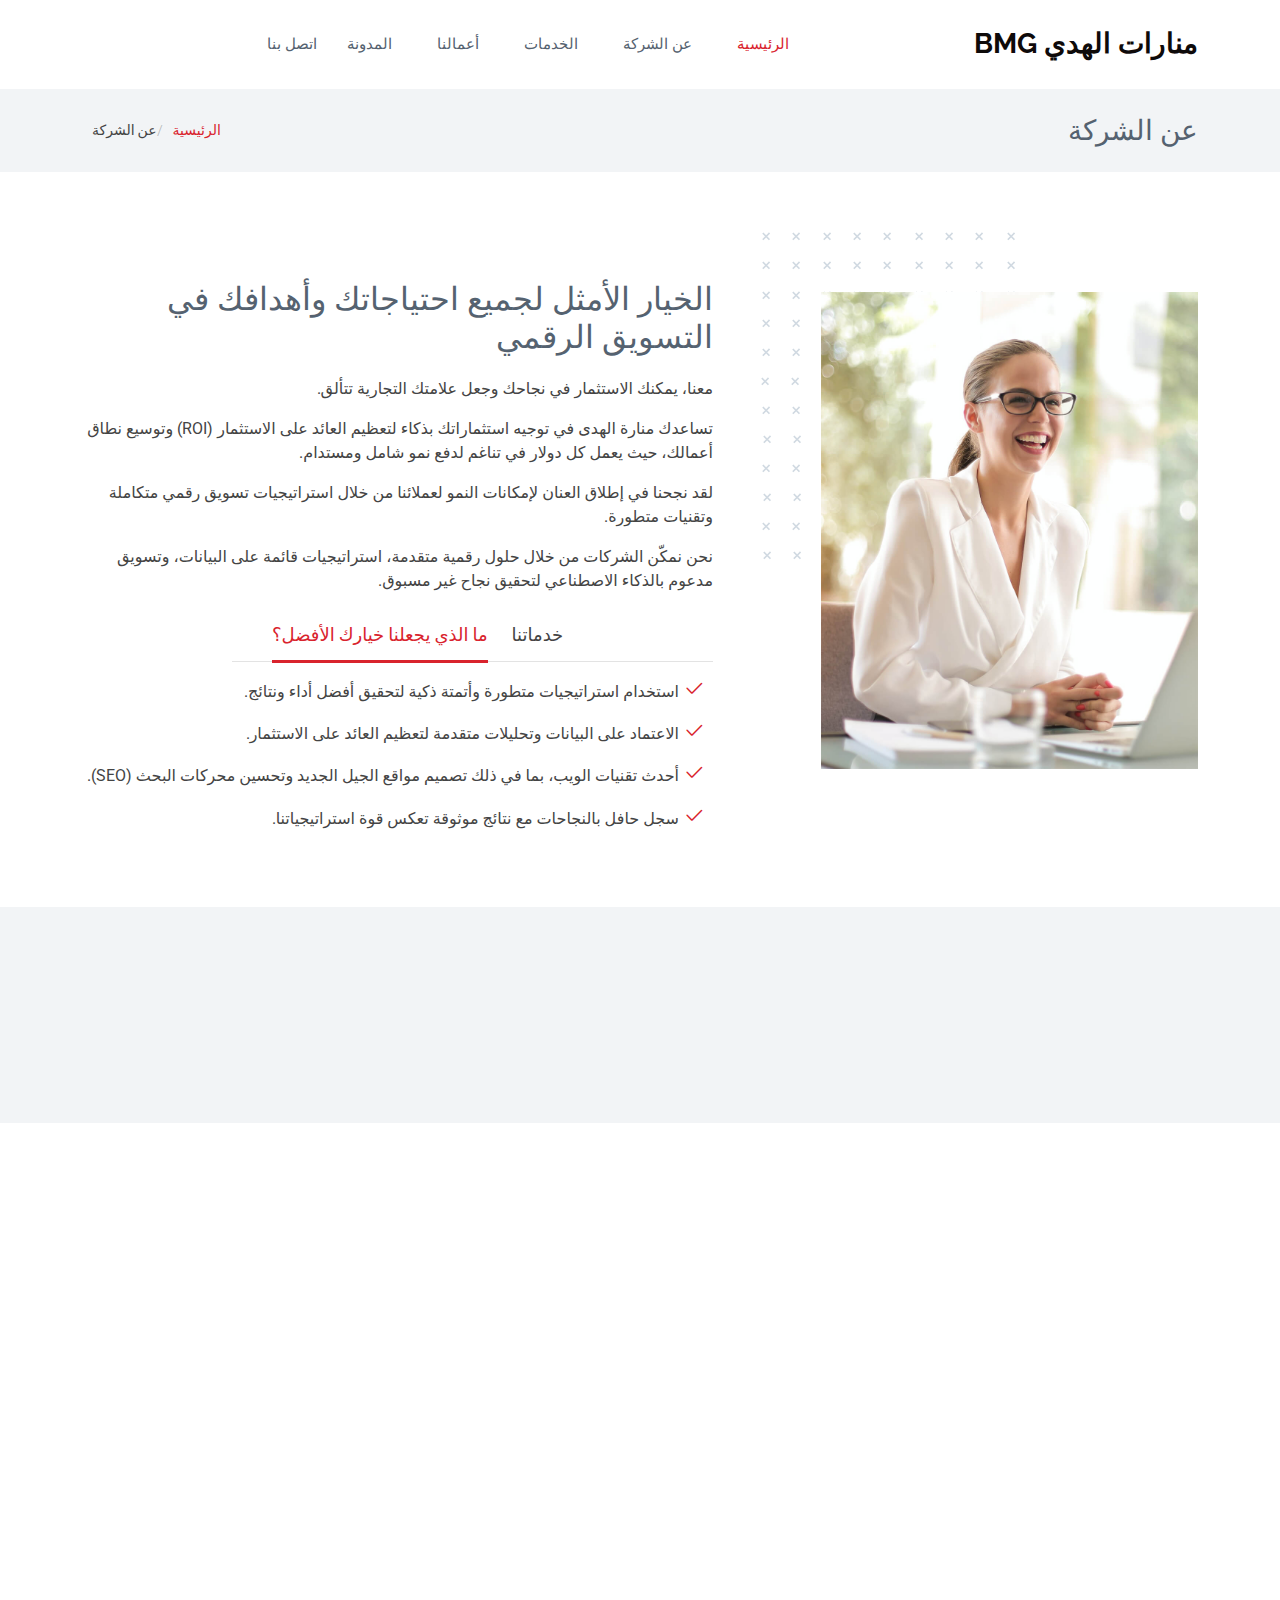
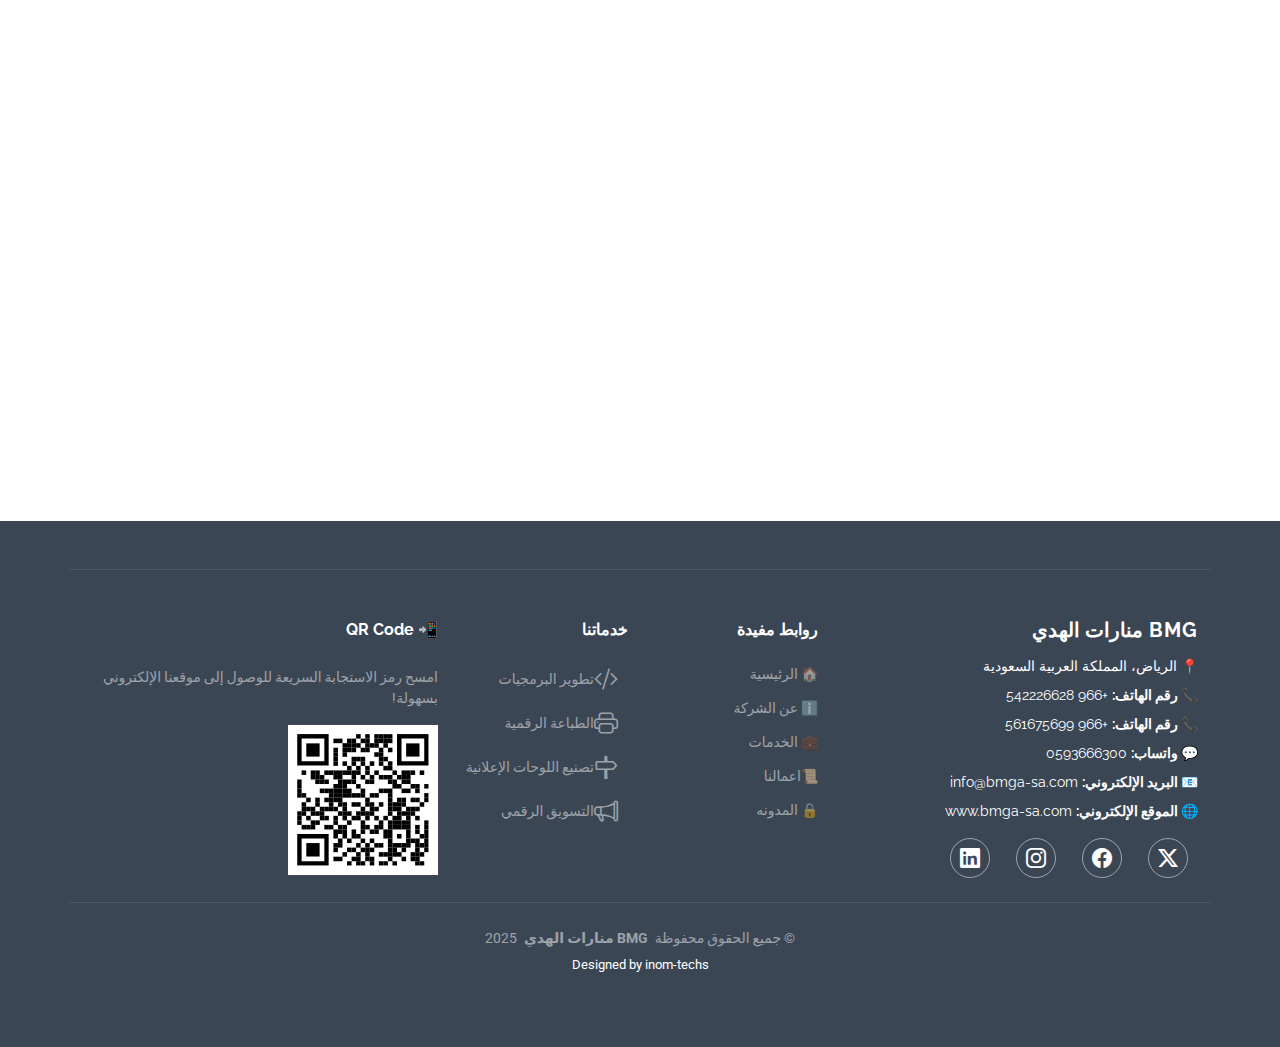
<file: about.html>
<head>
  <meta charset="utf-8">
  <meta content="width=device-width, initial-scale=1.0" name="viewport">
  <title>BMG منارات الهدي</title>
  <meta name="description" content="">
  <meta name="keywords" content="">

  <!-- Favicons -->
  <link href="assets/img/favicon.png" rel="icon">
  <link href="assets/img/apple-touch-icon.png" rel="apple-touch-icon">

  <!-- Fonts -->
  <link href="https://fonts.googleapis.com" rel="preconnect">
  <link href="https://fonts.gstatic.com" rel="preconnect" crossorigin>
  <link
    href="https://fonts.googleapis.com/css2?family=Roboto:ital,wght@0,100;0,300;0,400;0,500;0,700;0,900;1,100;1,300;1,400;1,500;1,700;1,900&family=Poppins:ital,wght@0,100;0,200;0,300;0,400;0,500;0,600;0,700;0,800;0,900;1,100;1,200;1,300;1,400;1,500;1,600;1,700;1,800;1,900&family=Raleway:ital,wght@0,100;0,200;0,300;0,400;0,500;0,600;0,700;0,800;0,900;1,100;1,200;1,300;1,400;1,500;1,600;1,700;1,800;1,900&display=swap"
    rel="stylesheet">

  <!-- Vendor CSS Files -->
  <link href="assets/vendor/bootstrap/css/bootstrap.min.css" rel="stylesheet">
  <link href="assets/vendor/bootstrap-icons/bootstrap-icons.css" rel="stylesheet">
  <link href="assets/vendor/aos/aos.css" rel="stylesheet">
  <link href="assets/vendor/glightbox/css/glightbox.min.css" rel="stylesheet">
  <link href="assets/vendor/swiper/swiper-bundle.min.css" rel="stylesheet">

  <!-- Main CSS File -->
  <link href="assets/css/main.css" rel="stylesheet">


</head>

<body class="index-page">


  <header id="header" class="header d-flex align-items-center sticky-top">
    <div class="m container-fluid container-xl position-relative d-flex align-items-center">
      <a href="index.html" class="logo d-flex align-items-center me-auto">
        <!-- Uncomment the line below if you also wish to use an image logo -->
        <!-- <img src="assets/img/logo.png" alt=""> -->
        <h1 class="sitename" style="color: rgb(14, 10, 10); font-weight: bold; white-space: nowrap;">منارات الهدي BMG
        </h1>
      </a>
      <nav id="navmenu" class="navmenu mx-auto">
        <ul class="">
          <li><a href="index.html" class="active">الرئيسية</a></li>
          <li><a href="about.html"><span>عن الشركة</span>
          <li><a href="services.html">الخدمات</a></li>
          <li><a href="portfolio.html">أعمالنا</a></li>
          <li><a href="blog.html">المدونة</a></li>
          <li><a href="contact.html">اتصل بنا</a></li>
        </ul>
        <i class="mobile-nav-toggle d-xl-none bi bi-list"></i>
      </nav>
    </div>
  </header>


  <main class="main">

    <!-- Page Title -->
    <div class="page-title light-background">
      <div class="container d-lg-flex justify-content-between align-items-center">
        <h1 class="mb-2 mb-lg-0">عن الشركة</h1>
        <nav class="breadcrumbs">
          <ol>
            <li><a href="index.html">الرئيسية</a></li>
            <li class="current">عن الشركة</li>
          </ol>
        </nav>
      </div>
    </div><!-- End Page Title -->
    <!-- About 2 Section -->
    <section id="about-2" class="about-2 section">
      <div class="container" data-aos="fade-up">
        <div class="row g-4 g-lg-5" data-aos="fade-up" data-aos-delay="200">
          <div class="col-lg-5">
            <div class="about-img">
              <img src="assets/img/about-portrait.jpg" class="img-fluid" alt="">
            </div>
          </div>
          <div class="col-lg-7 text-end">
            <h3 class="pt-0 pt-lg-5">الخيار الأمثل لجميع احتياجاتك وأهدافك في التسويق الرقمي</h3>
            <p>معنا، يمكنك الاستثمار في نجاحك وجعل علامتك التجارية تتألق.</p>
            <p>تساعدك منارة الهدى في توجيه استثماراتك بذكاء لتعظيم العائد على الاستثمار (ROI) وتوسيع نطاق أعمالك، حيث
              يعمل كل دولار في تناغم لدفع نمو شامل ومستدام.</p>
            <p>لقد نجحنا في إطلاق العنان لإمكانات النمو لعملائنا من خلال استراتيجيات تسويق رقمي متكاملة وتقنيات متطورة.
            </p>
            <p>نحن نمكّن الشركات من خلال حلول رقمية متقدمة، استراتيجيات قائمة على البيانات، وتسويق مدعوم بالذكاء
              الاصطناعي لتحقيق نجاح غير مسبوق.</p>
            <ul class="nav nav-pills mb-3 justify-content-end d-flex gap-4" style="margin-left: 150px;">
              <li><a class="nav-link" data-bs-toggle="pill" href="#about-2-tab2">خدماتنا</a></li>
              <li><a class="nav-link active" data-bs-toggle="pill" href="#about-2-tab1">ما الذي يجعلنا خيارك الأفضل؟</a>
              </li>
            </ul>

            <!-- Tab Content -->
            <div class="tab-content">
              <div class="tab-pane fade show active" id="about-2-tab1">
                <p><i class="bi bi-check2"></i> استخدام استراتيجيات متطورة وأتمتة ذكية لتحقيق أفضل أداء ونتائج.</p>
                <p><i class="bi bi-check2"></i> الاعتماد على البيانات وتحليلات متقدمة لتعظيم العائد على الاستثمار.</p>
                <p><i class="bi bi-check2"></i> أحدث تقنيات الويب، بما في ذلك تصميم مواقع الجيل الجديد وتحسين محركات
                  البحث (SEO).</p>
                <p><i class="bi bi-check2"></i> سجل حافل بالنجاحات مع نتائج موثوقة تعكس قوة استراتيجياتنا.</p>
              </div><!-- End Tab 1 Content -->
              <div class="tab-pane fade" id="about-2-tab2">
                <h4>التسويق الرقمي و عبر وسائل التواصل الاجتماعي</h4>
                <p>نساعدك على زيادة الوعي بعلامتك التجارية وتحقيق أعلى معدلات التحويل من خلال استراتيجيات تسويقية ذكية
                  تعتمد على الذكاء الاصطناعي.</p>
                <p><i class="bi bi-check2"></i> إدارة الحملات الإعلانية المدفوعة لتحقيق أقصى مشاهدات ومبيعات.</p>
                <p><i class="bi bi-check2"></i> إنشاء محتوى تسويقي فعال يعزز من ظهور علامتك التجارية.</p>
                <p><i class="bi bi-check2"></i> تحسين محركات البحث (SEO) باستخدام أفضل التقنيات.</p>
                <p><i class="bi bi-check2"></i> إدارة وسائل التواصل الاجتماعي بإنشاء محتوى إبداعي وجدولة المنشورات بأفضل
                  الأوقات.</p>
              </div><!-- End Tab 2 Content -->
            </div>
          </div>
        </div>
      </div>
    </section><!-- /About 2 Section -->


    <!-- Stats Section -->
    <section id="stats" class="stats section light-background">
      <div class="container" data-aos="fade-up" data-aos-delay="100">
        <div class="row gy-4">
          <div class="col-lg-3 col-md-6">
            <div class="stats-item text-center w-100 h-100">
              <span data-purecounter-start="0" data-purecounter-end="232" data-purecounter-duration="1"
                class="purecounter"></span>
              <p>العملاء</p>
            </div>
          </div><!-- End Stats Item -->
          <div class="col-lg-3 col-md-6">
            <div class="stats-item text-center w-100 h-100">
              <span data-purecounter-start="0" data-purecounter-end="521" data-purecounter-duration="1"
                class="purecounter"></span>
              <p>المشاريع</p>
            </div>
          </div><!-- End Stats Item -->
          <div class="col-lg-3 col-md-6">
            <div class="stats-item text-center w-100 h-100">
              <span data-purecounter-start="0" data-purecounter-end="1453" data-purecounter-duration="1"
                class="purecounter"></span>
              <p>ساعات الدعم</p>
            </div>
          </div><!-- End Stats Item -->
          <div class="col-lg-3 col-md-6">
            <div class="stats-item text-center w-100 h-100">
              <span data-purecounter-start="0" data-purecounter-end="32" data-purecounter-duration="1"
                class="purecounter"></span>
              <p>العاملين</p>
            </div>
          </div><!-- End Stats Item -->
        </div>
      </div>
    </section><!-- /Stats Section -->
    <!-- Team Section -->
    <section id="team" class="team section">
      <div class="container">
        <div class="row gy-4">
          <!-- Team Member 1 -->
          <div class="col-lg-6" data-aos="fade-up" data-aos-delay="100">
            <div class="team-member d-flex align-items-start">
              <div class="pic"><img src="assets/img/team/team-1.jpg" class="img-fluid" alt=""></div>
              <div class="member-info">
                <h4>أحمد علي</h4>
                <span>المدير التنفيذي</span>
                <p>خبرة واسعة في إدارة الأعمال والإشراف على المشاريع الإعلانية.</p>
                <div class="social">
                  <a href=""><i class="bi bi-twitter-x"></i></a>
                  <a href=""><i class="bi bi-facebook"></i></a>
                  <a href=""><i class="bi bi-instagram"></i></a>
                  <a href=""><i class="bi bi-linkedin"></i></a>
                </div>
              </div>
            </div>
          </div><!-- End Team Member -->

          <!-- Team Member 2 -->
          <div class="col-lg-6" data-aos="fade-up" data-aos-delay="200">
            <div class="team-member d-flex align-items-start">
              <div class="pic"><img src="assets/img/team/team-2.jpg" class="img-fluid" alt=""></div>
              <div class="member-info">
                <h4>سارة محمد</h4>
                <span>مديرة المنتجات</span>
                <p>متخصصة في تطوير استراتيجيات المنتجات الإبداعية والتسويقية.</p>
                <div class="social">
                  <a href=""><i class="bi bi-twitter-x"></i></a>
                  <a href=""><i class="bi bi-facebook"></i></a>
                  <a href=""><i class="bi bi-instagram"></i></a>
                  <a href=""><i class="bi bi-linkedin"></i></a>
                </div>
              </div>
            </div>
          </div><!-- End Team Member -->

          <!-- Team Member 3 -->
          <div class="col-lg-6" data-aos="fade-up" data-aos-delay="300">
            <div class="team-member d-flex align-items-start">
              <div class="pic"><img src="assets/img/team/team-3.jpg" class="img-fluid" alt=""></div>
              <div class="member-info">
                <h4>يوسف خالد</h4>
                <span>مدير التكنولوجيا (CTO)</span>
                <p>خبرة في تطوير الحلول الرقمية وتحسين الأداء التقني.</p>
                <div class="social">
                  <a href=""><i class="bi bi-twitter-x"></i></a>
                  <a href=""><i class="bi bi-facebook"></i></a>
                  <a href=""><i class="bi bi-instagram"></i></a>
                  <a href=""><i class="bi bi-linkedin"></i></a>
                </div>
              </div>
            </div>
          </div><!-- End Team Member -->

          <!-- Team Member 4 -->
          <div class="col-lg-6" data-aos="fade-up" data-aos-delay="400">
            <div class="team-member d-flex align-items-start">
              <div class="pic"><img src="assets/img/team/team-4.jpg" class="img-fluid" alt=""></div>
              <div class="member-info">
                <h4>نورا أحمد</h4>
                <span>محاسبة</span>
                <p>إدارة الشؤون المالية وضمان الشفافية في المعاملات.</p>
                <div class="social">
                  <a href=""><i class="bi bi-twitter-x"></i></a>
                  <a href=""><i class="bi bi-facebook"></i></a>
                  <a href=""><i class="bi bi-instagram"></i></a>
                  <a href=""><i class="bi bi-linkedin"></i></a>
                </div>
              </div>
            </div>
          </div><!-- End Team Member -->
        </div>
      </div>
    </section><!-- /Team Section -->
    <!-- Skills Section -->
    <section id="skills" class="skills section">
      <!-- Section Title -->
      <div class="container section-title" data-aos="fade-up">
        <h2>مهاراتنا</h2>
        <p>اكتشف مهاراتنا<br></p>
      </div><!-- End Section Title -->
      <div class="container" data-aos="fade-up" data-aos-delay="100">
        <div class="row skills-content skills-animation">
          <div class="col-lg-6">
            <div class="progress">
              <span class="skill"><span>HTML</span> <i class="val">100%</i></span>
              <div class="progress-bar-wrap">
                <div class="progress-bar" role="progressbar" aria-valuenow="100" aria-valuemin="0" aria-valuemax="100">
                </div>
              </div>
            </div><!-- End Skills Item -->
            <div class="progress">
              <span class="skill"><span>CSS</span> <i class="val">90%</i></span>
              <div class="progress-bar-wrap">
                <div class="progress-bar" role="progressbar" aria-valuenow="90" aria-valuemin="0" aria-valuemax="100">
                </div>
              </div>
            </div><!-- End Skills Item -->
            <div class="progress">
              <span class="skill"><span>JavaScript</span> <i class="val">75%</i></span>
              <div class="progress-bar-wrap">
                <div class="progress-bar" role="progressbar" aria-valuenow="75" aria-valuemin="0" aria-valuemax="100">
                </div>
              </div>
            </div><!-- End Skills Item -->
          </div>
          <div class="col-lg-6">
            <div class="progress">
              <span class="skill"><span>PHP</span> <i class="val">80%</i></span>
              <div class="progress-bar-wrap">
                <div class="progress-bar" role="progressbar" aria-valuenow="80" aria-valuemin="0" aria-valuemax="100">
                </div>
              </div>
            </div><!-- End Skills Item -->
            <div class="progress">
              <span class="skill"><span>WordPress/CMS</span> <i class="val">90%</i></span>
              <div class="progress-bar-wrap">
                <div class="progress-bar" role="progressbar" aria-valuenow="90" aria-valuemin="0" aria-valuemax="100">
                </div>
              </div>
            </div><!-- End Skills Item -->
            <div class="progress">
              <span class="skill"><span>Photoshop</span> <i class="val">55%</i></span>
              <div class="progress-bar-wrap">
                <div class="progress-bar" role="progressbar" aria-valuenow="55" aria-valuemin="0" aria-valuemax="100">
                </div>
              </div>
            </div><!-- End Skills Item -->
          </div>
        </div>
      </div>
    </section><!-- /Skills Section -->
  </main>

  <footer id="footer" class="footer dark-background py-5">
    <div class="container footer-top">
      <div class="row gy-4">
      
      <!-- قسم التعريف بالشركة -->
      <div class="col-lg-4 col-md-6 footer-about">
        <a href="index.html" class="logo d-flex align-items-center mb-3">
        <span class="sitename fw-bold fs-5">BMG منارات الهدي</span>
        </a>
        <div class="footer-contact">
        <p class="mb-2">📍 الرياض، المملكة العربية السعودية</p>
        <p class="mb-2"><strong>📞 رقم الهاتف:</strong> <a href="tel:+966542226628" class="text-white">+966 542226628</a></p>
        <p class="mb-2"><strong>📞 رقم الهاتف:</strong> <a href="tel:+966561675699" class="text-white">+966 561675699</a></p>
        <p class="mb-2"><strong>💬 واتساب:</strong> <a href="https://wa.me/0593666300" target="_blank" class="text-white">0593666300</a></p>
        <p class="mb-2"><strong>📧 البريد الإلكتروني:</strong> <span class="text-white">info@bmga-sa.com</span></p>
        <p><strong>🌐 الموقع الإلكتروني:</strong> <a href="http://www.bmga-sa.com" class="text-white">www.bmga-sa.com</a></p>
        </div>
        <div class="social-links d-flex gap-3 mt-3">
        <a href="#" class="text-white fs-5"><i class="bi bi-twitter-x"></i></a>
        <a href="https://www.facebook.com/inomtechs2022?mibextid=ZbWKwL" class="text-white fs-5"><i class="bi bi-facebook"></i></a>
        <a href="https://www.instagram.com/inomtechs98?igsh=MXd1dnNqYWN4cGdo" class="text-white fs-5"><i class="bi bi-instagram"></i></a>
        <a href="#" class="text-white fs-5"><i class="bi bi-linkedin"></i></a>
        </div>
      </div>
    
      <!-- روابط مفيدة -->
      <div class="col-lg-2 col-md-3 footer-links">
        <h4 class="fw-bold fs-6 mb-3">روابط مفيدة</h4>
        <ul class="list-unstyled">
        <li><a href="index.html" class="text-white-50">🏠 الرئيسية</a></li>
        <li><a href="about.html" class="text-white-50">ℹ️ عن الشركة</a></li>
        <li><a href="services.html" class="text-white-50">💼 الخدمات</a></li>
        <li><a href="portfolio.html" class="text-white-50">📜اعمالنا </a></li>
        <li><a href="blog.html" class="text-white-50">🔒  المدونه</a></li>
        </ul>
      </div>
    
      <!-- خدماتنا -->
      <div class="col-lg-2 col-md-3 footer-links">
        <h4 class="fw-bold fs-6 mb-3">خدماتنا</h4>
        <ul class="list-unstyled">
          <li class="text-white-50"><i class="bi bi-code-slash fs-4 me-2"></i> تطوير البرمجيات</li>
          <li class="text-white-50"><i class="bi bi-printer fs-4 me-2"></i> الطباعة الرقمية</li>
          <li class="text-white-50"><i class="bi bi-signpost fs-4 me-2"></i> تصنيع اللوحات الإعلانية</li>
          <li class="text-white-50"><i class="bi bi-megaphone fs-4 me-2"></i> التسويق الرقمي</li>
        </ul>
      </div>
    
      <!-- QR Code -->
      <div class="col-lg-4 col-md-12 footer-newsletter">
        <h4 class="fw-bold fs-6 mb-3">📲 QR Code</h4>
        <p class="text-white-50">امسح رمز الاستجابة السريعة للوصول إلى موقعنا الإلكتروني بسهولة!</p>
        <img src="assets/img/hiro/Untitled.svg" alt="QR Code" class="img-fluid" style="width: 150px; height: 150px;">
      </div>
      
      </div>
    </div>
  
    <!-- الحقوق -->
    <div class="container copyright text-center mt-4">
      <p class="text-white-50">© جميع الحقوق محفوظة <strong class="sitename px-1">BMG منارات الهدي</strong> 2025</p>
      <div class="credits">
        Designed by <a href="https://inom-techs.com/" class="text-white">inom-techs</a>
      </div>
    </div>
  </footer>
  
  <a href="#" id="scroll-top" class="scroll-top d-flex align-items-center justify-content-center"><i
      class="bi bi-arrow-up-short"></i></a>

  <!-- Preloader -->
  <div id="preloader"></div>

  <!-- Vendor JS Files -->
  <script src="assets/vendor/bootstrap/js/bootstrap.bundle.min.js"></script>
  <script src="assets/vendor/php-email-form/validate.js"></script>
  <script src="assets/vendor/aos/aos.js"></script>
  <script src="assets/vendor/glightbox/js/glightbox.min.js"></script>
  <script src="assets/vendor/imagesloaded/imagesloaded.pkgd.min.js"></script>
  <script src="assets/vendor/isotope-layout/isotope.pkgd.min.js"></script>
  <script src="assets/vendor/purecounter/purecounter_vanilla.js"></script>
  <script src="assets/vendor/waypoints/noframework.waypoints.js"></script>
  <script src="assets/vendor/swiper/swiper-bundle.min.js"></script>

  <!-- Main JS File -->
  <script src="assets/js/main.js"></script>

</body>

</html>
</file>
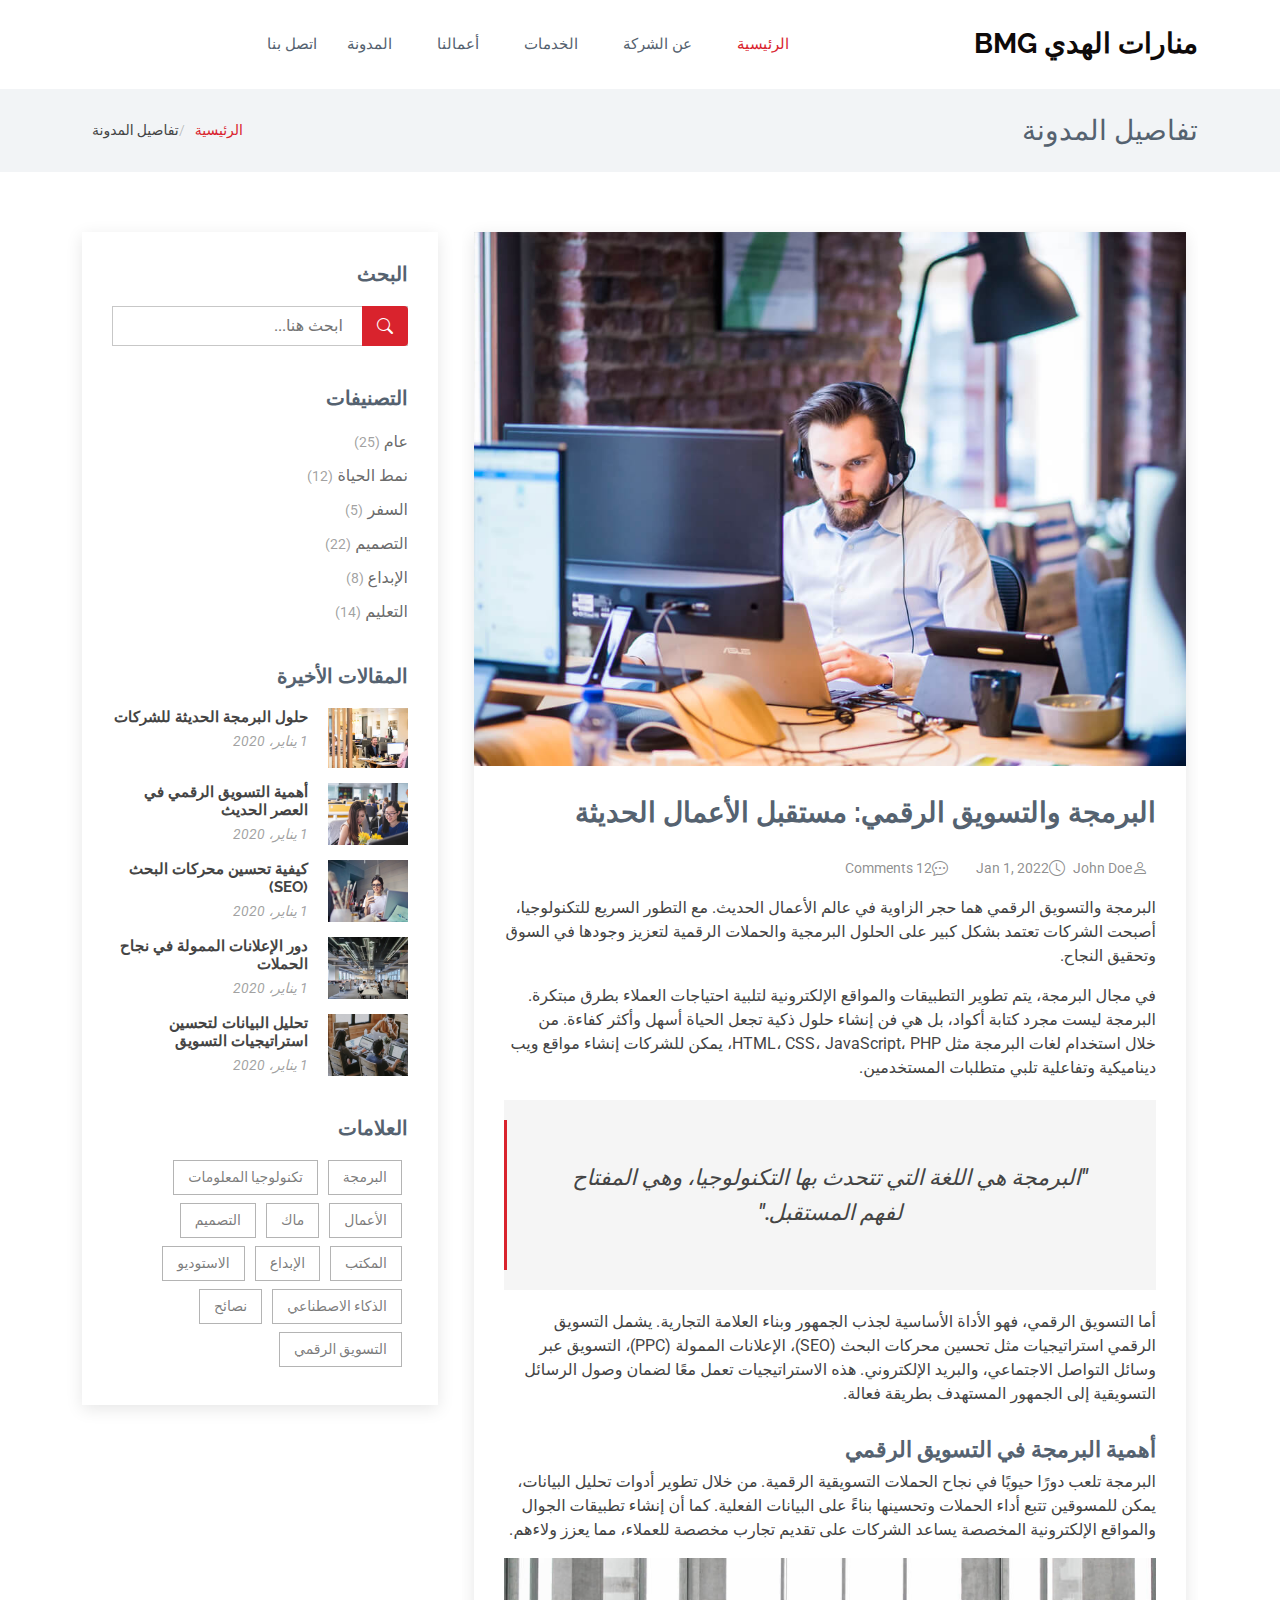
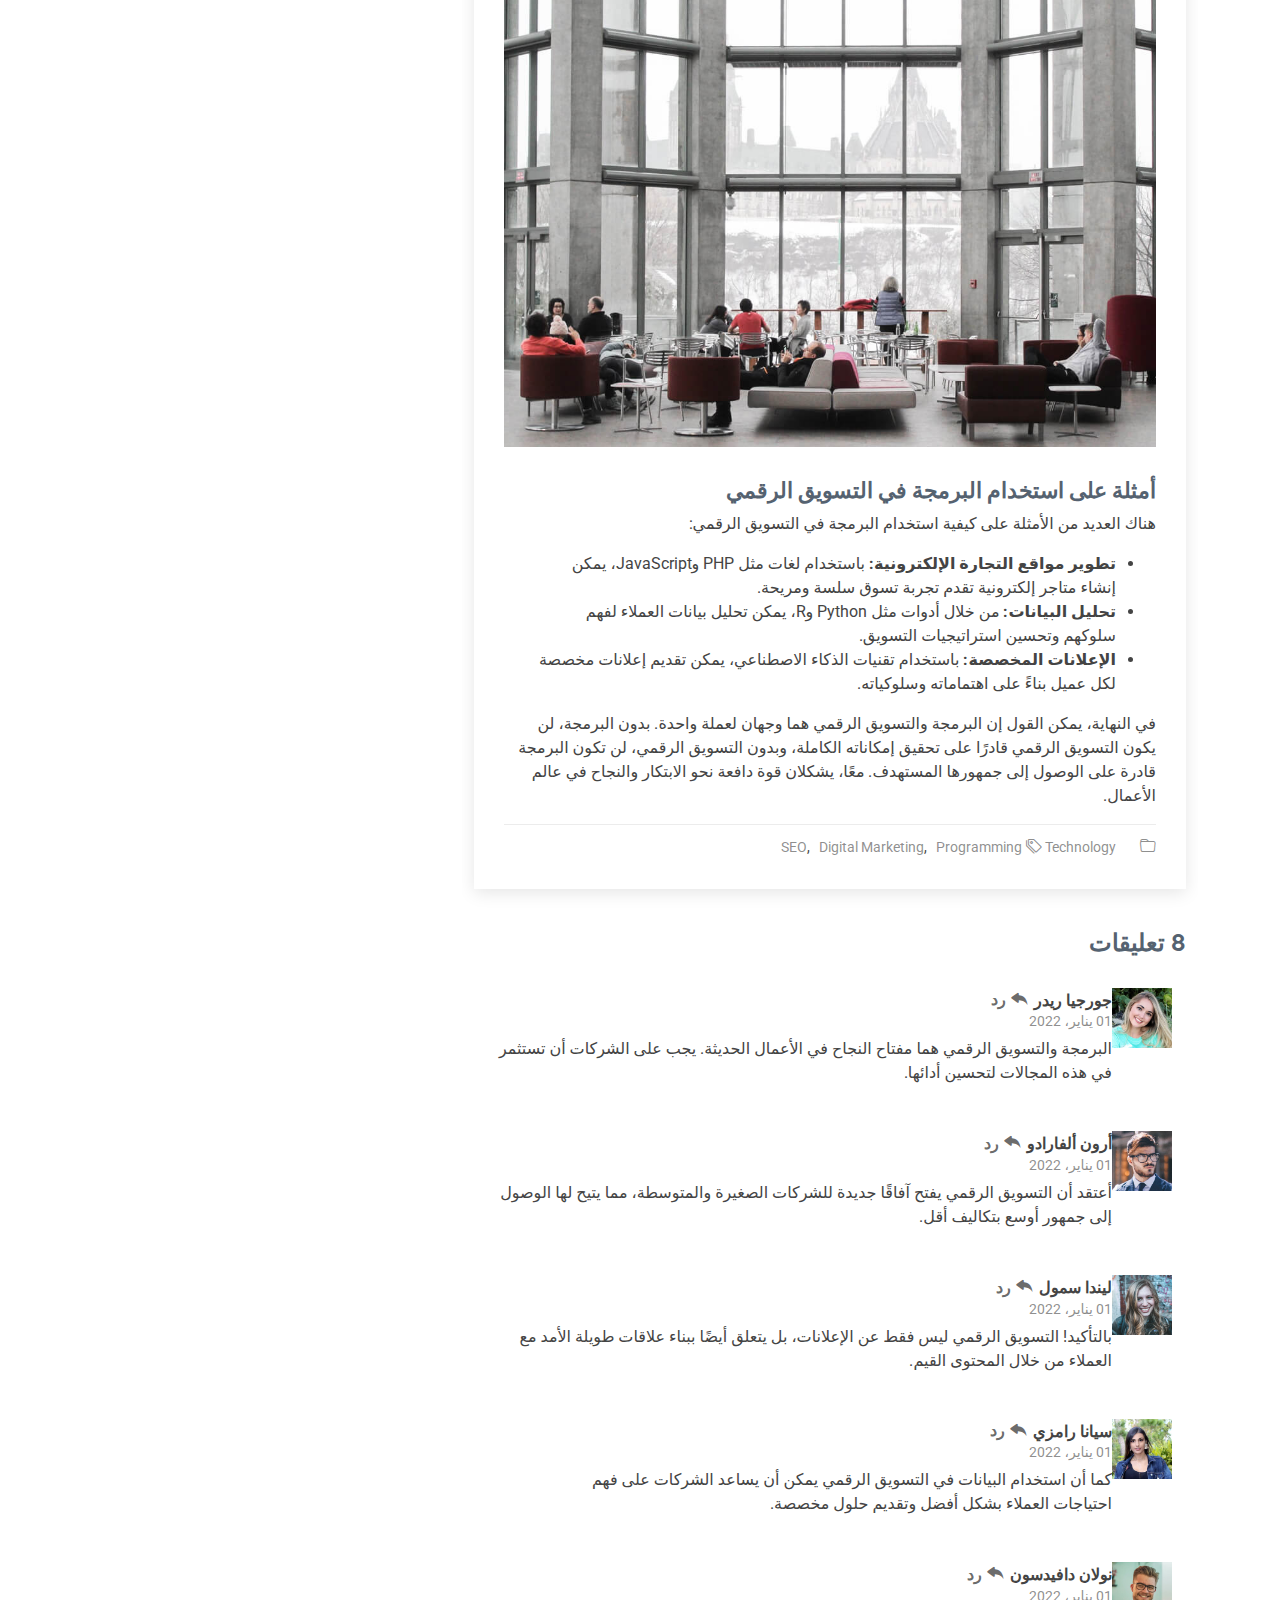
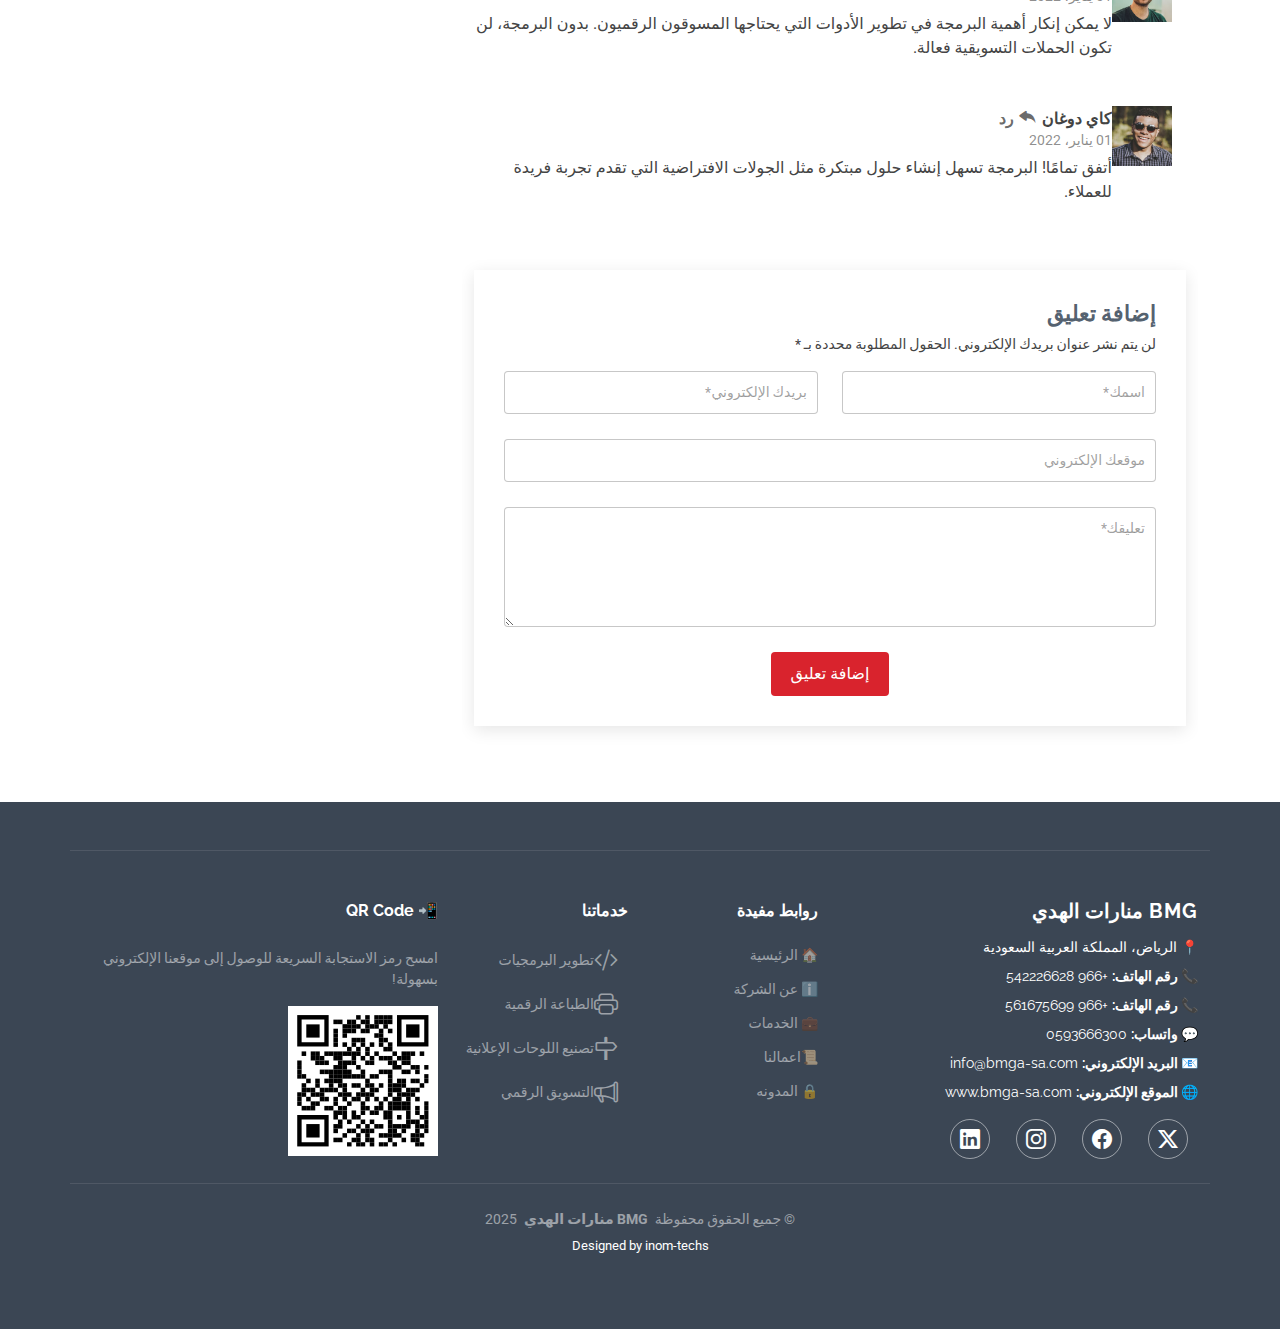
<file: blog-details.html>
<head>
  <meta charset="utf-8">
  <meta content="width=device-width, initial-scale=1.0" name="viewport">
  <title>BMG منارات الهدي</title>
  <meta name="description" content="">
  <meta name="keywords" content="">

  <!-- Favicons -->
  <link href="assets/img/favicon.png" rel="icon">
  <link href="assets/img/apple-touch-icon.png" rel="apple-touch-icon">

  <!-- Fonts -->
  <link href="https://fonts.googleapis.com" rel="preconnect">
  <link href="https://fonts.gstatic.com" rel="preconnect" crossorigin>
  <link
    href="https://fonts.googleapis.com/css2?family=Roboto:ital,wght@0,100;0,300;0,400;0,500;0,700;0,900;1,100;1,300;1,400;1,500;1,700;1,900&family=Poppins:ital,wght@0,100;0,200;0,300;0,400;0,500;0,600;0,700;0,800;0,900;1,100;1,200;1,300;1,400;1,500;1,600;1,700;1,800;1,900&family=Raleway:ital,wght@0,100;0,200;0,300;0,400;0,500;0,600;0,700;0,800;0,900;1,100;1,200;1,300;1,400;1,500;1,600;1,700;1,800;1,900&display=swap"
    rel="stylesheet">

  <!-- Vendor CSS Files -->
  <link href="assets/vendor/bootstrap/css/bootstrap.min.css" rel="stylesheet">
  <link href="assets/vendor/bootstrap-icons/bootstrap-icons.css" rel="stylesheet">
  <link href="assets/vendor/aos/aos.css" rel="stylesheet">
  <link href="assets/vendor/glightbox/css/glightbox.min.css" rel="stylesheet">
  <link href="assets/vendor/swiper/swiper-bundle.min.css" rel="stylesheet">

  <!-- Main CSS File -->
  <link href="assets/css/main.css" rel="stylesheet">

  
</head>

<body class="index-page" >

 
 <header id="header" class="header d-flex align-items-center sticky-top">
    <div class="m container-fluid container-xl position-relative d-flex align-items-center">
      <a href="index.html" class="logo d-flex align-items-center me-auto">
        <!-- Uncomment the line below if you also wish to use an image logo -->
        <!-- <img src="assets/img/logo.png" alt=""> -->
        <h1 class="sitename" style="color: rgb(14, 10, 10); font-weight: bold; white-space: nowrap;">منارات الهدي BMG
        </h1>
      </a>
      <nav id="navmenu" class="navmenu mx-auto">
        <ul class="">
          <li><a href="index.html" class="active">الرئيسية</a></li>
          <li><a href="about.html"><span>عن الشركة</span>
          <li><a href="services.html">الخدمات</a></li>
          <li><a href="portfolio.html">أعمالنا</a></li>
          <li><a href="blog.html">المدونة</a></li>
          <li><a href="contact.html">اتصل بنا</a></li>
        </ul>
        <i class="mobile-nav-toggle d-xl-none bi bi-list"></i>
      </nav>
    </div>
  </header>


  <main class="main">

    <!-- Page Title -->
    <div class="page-title light-background">
      <div class="container d-lg-flex justify-content-between align-items-center">
        <h1 class="mb-2 mb-lg-0">تفاصيل المدونة</h1>
        <nav class="breadcrumbs">
          <ol>
            <li><a href="index.html">الرئيسية</a></li>
            <li class="current">تفاصيل المدونة</li>
          </ol>
        </nav>
      </div>
    </div><!-- End Page Title -->
    <div class="container">
      <div class="row">

        <div class="col-lg-8">

          <!-- Blog Details Section -->
          <section id="blog-details" class="blog-details section">
            <div class="container">
              <article class="article">
                <div class="post-img">
                  <img src="assets/img/blog/blog-1.jpg" alt="" class="img-fluid">
                </div>
                <h2 class="title">البرمجة والتسويق الرقمي: مستقبل الأعمال الحديثة</h2>
                <div class="meta-top">
                  <ul>
                    <li class="d-flex align-items-center"><i class="bi bi-person"></i> <a href="blog-details.html">John
                        Doe</a></li>
                    <li class="d-flex align-items-center"><i class="bi bi-clock"></i> <a href="blog-details.html"><time
                          datetime="2020-01-01">Jan 1, 2022</time></a></li>
                    <li class="d-flex align-items-center"><i class="bi bi-chat-dots"></i> <a href="blog-details.html">12
                        Comments</a></li>
                  </ul>
                </div><!-- End meta top -->
                <div class="content">
                  <p>
                    البرمجة والتسويق الرقمي هما حجر الزاوية في عالم الأعمال الحديث. مع التطور السريع للتكنولوجيا، أصبحت
                    الشركات تعتمد بشكل كبير على الحلول البرمجية والحملات الرقمية لتعزيز وجودها في السوق وتحقيق النجاح.
                  </p>
                  <p>
                    في مجال البرمجة، يتم تطوير التطبيقات والمواقع الإلكترونية لتلبية احتياجات العملاء بطرق مبتكرة.
                    البرمجة ليست مجرد كتابة أكواد، بل هي فن إنشاء حلول ذكية تجعل الحياة أسهل وأكثر كفاءة. من خلال
                    استخدام لغات البرمجة مثل HTML، CSS، JavaScript، PHP، يمكن للشركات إنشاء مواقع ويب ديناميكية وتفاعلية
                    تلبي متطلبات المستخدمين.
                  </p>
                  <blockquote>
                    <p>
                      "البرمجة هي اللغة التي تتحدث بها التكنولوجيا، وهي المفتاح لفهم المستقبل."
                    </p>
                  </blockquote>
                  <p>
                    أما التسويق الرقمي، فهو الأداة الأساسية لجذب الجمهور وبناء العلامة التجارية. يشمل التسويق الرقمي
                    استراتيجيات مثل تحسين محركات البحث (SEO)، الإعلانات الممولة (PPC)، التسويق عبر وسائل التواصل
                    الاجتماعي، والبريد الإلكتروني. هذه الاستراتيجيات تعمل معًا لضمان وصول الرسائل التسويقية إلى الجمهور
                    المستهدف بطريقة فعالة.
                  </p>
                  <h3>أهمية البرمجة في التسويق الرقمي</h3>
                  <p>
                    البرمجة تلعب دورًا حيويًا في نجاح الحملات التسويقية الرقمية. من خلال تطوير أدوات تحليل البيانات،
                    يمكن للمسوقين تتبع أداء الحملات وتحسينها بناءً على البيانات الفعلية. كما أن إنشاء تطبيقات الجوال
                    والمواقع الإلكترونية المخصصة يساعد الشركات على تقديم تجارب مخصصة للعملاء، مما يعزز ولاءهم.
                  </p>
                  <img src="assets/img/blog/blog-inside-post.jpg" class="img-fluid" alt="">
                  <h3>أمثلة على استخدام البرمجة في التسويق الرقمي</h3>
                  <p>
                    هناك العديد من الأمثلة على كيفية استخدام البرمجة في التسويق الرقمي:
                  </p>
                  <ul>
                    <li><strong>تطوير مواقع التجارة الإلكترونية:</strong> باستخدام لغات مثل PHP وJavaScript، يمكن إنشاء
                      متاجر إلكترونية تقدم تجربة تسوق سلسة ومريحة.</li>
                    <li><strong>تحليل البيانات:</strong> من خلال أدوات مثل Python وR، يمكن تحليل بيانات العملاء لفهم
                      سلوكهم وتحسين استراتيجيات التسويق.</li>
                    <li><strong>الإعلانات المخصصة:</strong> باستخدام تقنيات الذكاء الاصطناعي، يمكن تقديم إعلانات مخصصة
                      لكل عميل بناءً على اهتماماته وسلوكياته.</li>
                  </ul>
                  <p>
                    في النهاية، يمكن القول إن البرمجة والتسويق الرقمي هما وجهان لعملة واحدة. بدون البرمجة، لن يكون
                    التسويق الرقمي قادرًا على تحقيق إمكاناته الكاملة، وبدون التسويق الرقمي، لن تكون البرمجة قادرة على
                    الوصول إلى جمهورها المستهدف. معًا، يشكلان قوة دافعة نحو الابتكار والنجاح في عالم الأعمال.
                  </p>
                </div><!-- End post content -->
                <div class="meta-bottom">
                  <i class="bi bi-folder"></i>
                  <ul class="cats">
                    <li><a href="#">Technology</a></li>
                  </ul>
                  <i class="bi bi-tags"></i>
                  <ul class="tags">
                    <li><a href="#">Programming</a></li>
                    <li><a href="#">Digital Marketing</a></li>
                    <li><a href="#">SEO</a></li>
                  </ul>
                </div><!-- End meta bottom -->
              </article>
            </div>
          </section><!-- /Blog Details Section -->
          <!-- Blog Comments Section -->
          <section id="blog-comments" class="blog-comments section">
            <div class="container">
              <h4 class="comments-count">8 تعليقات</h4>
              <div id="comment-1" class="comment">
                <div class="d-flex">
                  <div class="comment-img"><img src="assets/img/blog/comments-1.jpg" alt=""></div>
                  <div>
                    <h5><a href="">جورجيا ريدر</a> <a href="#" class="reply"><i class="bi bi-reply-fill"></i> رد</a>
                    </h5>
                    <time datetime="2020-01-01">01 يناير، 2022</time>
                    <p>
                      البرمجة والتسويق الرقمي هما مفتاح النجاح في الأعمال الحديثة. يجب على الشركات أن تستثمر في هذه
                      المجالات لتحسين أدائها.
                    </p>
                  </div>
                </div>
              </div><!-- End comment #1 -->
              <div id="comment-2" class="comment">
                <div class="d-flex">
                  <div class="comment-img"><img src="assets/img/blog/comments-2.jpg" alt=""></div>
                  <div>
                    <h5><a href="">أرون ألفارادو</a> <a href="#" class="reply"><i class="bi bi-reply-fill"></i> رد</a>
                    </h5>
                    <time datetime="2020-01-01">01 يناير، 2022</time>
                    <p>
                      أعتقد أن التسويق الرقمي يفتح آفاقًا جديدة للشركات الصغيرة والمتوسطة، مما يتيح لها الوصول إلى جمهور
                      أوسع بتكاليف أقل.
                    </p>
                  </div>
                </div>
                <div id="comment-reply-1" class="comment comment-reply">
                  <div class="d-flex">
                    <div class="comment-img"><img src="assets/img/blog/comments-3.jpg" alt=""></div>
                    <div>
                      <h5><a href="">ليندا سمول</a> <a href="#" class="reply"><i class="bi bi-reply-fill"></i> رد</a>
                      </h5>
                      <time datetime="2020-01-01">01 يناير، 2022</time>
                      <p>
                        بالتأكيد! التسويق الرقمي ليس فقط عن الإعلانات، بل يتعلق أيضًا ببناء علاقات طويلة الأمد مع
                        العملاء من خلال المحتوى القيم.
                      </p>
                    </div>
                  </div>
                  <div id="comment-reply-2" class="comment comment-reply">
                    <div class="d-flex">
                      <div class="comment-img"><img src="assets/img/blog/comments-4.jpg" alt=""></div>
                      <div>
                        <h5><a href="">سيانا رامزي</a> <a href="#" class="reply"><i class="bi bi-reply-fill"></i> رد</a>
                        </h5>
                        <time datetime="2020-01-01">01 يناير، 2022</time>
                        <p>
                          كما أن استخدام البيانات في التسويق الرقمي يمكن أن يساعد الشركات على فهم احتياجات العملاء بشكل
                          أفضل وتقديم حلول مخصصة.
                        </p>
                      </div>
                    </div>
                  </div><!-- End comment reply #2-->
                </div><!-- End comment reply #1-->
              </div><!-- End comment #2-->
              <div id="comment-3" class="comment">
                <div class="d-flex">
                  <div class="comment-img"><img src="assets/img/blog/comments-5.jpg" alt=""></div>
                  <div>
                    <h5><a href="">نولان دافيدسون</a> <a href="#" class="reply"><i class="bi bi-reply-fill"></i> رد</a>
                    </h5>
                    <time datetime="2020-01-01">01 يناير، 2022</time>
                    <p>
                      لا يمكن إنكار أهمية البرمجة في تطوير الأدوات التي يحتاجها المسوقون الرقميون. بدون البرمجة، لن تكون
                      الحملات التسويقية فعالة.
                    </p>
                  </div>
                </div>
              </div><!-- End comment #3 -->
              <div id="comment-4" class="comment">
                <div class="d-flex">
                  <div class="comment-img"><img src="assets/img/blog/comments-6.jpg" alt=""></div>
                  <div>
                    <h5><a href="">كاي دوغان</a> <a href="#" class="reply"><i class="bi bi-reply-fill"></i> رد</a></h5>
                    <time datetime="2020-01-01">01 يناير، 2022</time>
                    <p>
                      أتفق تمامًا! البرمجة تسهل إنشاء حلول مبتكرة مثل الجولات الافتراضية التي تقدم تجربة فريدة للعملاء.
                    </p>
                  </div>
                </div>
              </div><!-- End comment #4 -->
            </div>
          </section><!-- /Blog Comments Section -->

          <!-- Comment Form Section -->
          <section id="comment-form" class="comment-form section">
            <div class="container">
              <form action="">
                <h4>إضافة تعليق</h4>
                <p>لن يتم نشر عنوان بريدك الإلكتروني. الحقول المطلوبة محددة بـ * </p>
                <div class="row">
                  <div class="col-md-6 form-group">
                    <input name="name" type="text" class="form-control" placeholder="اسمك*">
                  </div>
                  <div class="col-md-6 form-group">
                    <input name="email" type="text" class="form-control" placeholder="بريدك الإلكتروني*">
                  </div>
                </div>
                <div class="row">
                  <div class="col form-group">
                    <input name="website" type="text" class="form-control" placeholder="موقعك الإلكتروني">
                  </div>
                </div>
                <div class="row">
                  <div class="col form-group">
                    <textarea name="comment" class="form-control" placeholder="تعليقك*"></textarea>
                  </div>
                </div>
                <div class="text-center">
                  <button type="submit" class="btn btn-primary">إضافة تعليق</button>
                </div>
              </form>
            </div>
          </section><!-- /Comment Form Section -->
        </div>

        <div class="col-lg-4 sidebar">
          <div class="widgets-container">
            <!-- Search Widget -->
            <div class="search-widget widget-item">
              <h3 class="widget-title">البحث</h3>
              <form action="">
                <input type="text" placeholder="ابحث هنا...">
                <button type="submit" title="Search"><i class="bi bi-search"></i></button>
              </form>
            </div><!--/Search Widget -->

            <!-- Categories Widget -->
            <div class="categories-widget widget-item">
              <h3 class="widget-title">التصنيفات</h3>
              <ul class="mt-3">
                <li><a href="#">عام <span>(25)</span></a></li>
                <li><a href="#">نمط الحياة <span>(12)</span></a></li>
                <li><a href="#">السفر <span>(5)</span></a></li>
                <li><a href="#">التصميم <span>(22)</span></a></li>
                <li><a href="#">الإبداع <span>(8)</span></a></li>
                <li><a href="#">التعليم <span>(14)</span></a></li>
              </ul>
            </div><!--/Categories Widget -->

            <!-- Recent Posts Widget -->
            <div class="recent-posts-widget widget-item">
              <h3 class="widget-title">المقالات الأخيرة</h3>
              <div class="post-item">
                <img src="assets/img/blog/blog-recent-1.jpg" alt="" class="flex-shrink-0">
                <div>
                  <h4><a href="blog-details.html">حلول البرمجة الحديثة للشركات</a></h4>
                  <time datetime="2020-01-01">1 يناير، 2020</time>
                </div>
              </div><!-- End recent post item-->
              <div class="post-item">
                <img src="assets/img/blog/blog-recent-2.jpg" alt="" class="flex-shrink-0">
                <div>
                  <h4><a href="blog-details.html">أهمية التسويق الرقمي في العصر الحديث</a></h4>
                  <time datetime="2020-01-01">1 يناير، 2020</time>
                </div>
              </div><!-- End recent post item-->
              <div class="post-item">
                <img src="assets/img/blog/blog-recent-3.jpg" alt="" class="flex-shrink-0">
                <div>
                  <h4><a href="blog-details.html">كيفية تحسين محركات البحث (SEO)</a></h4>
                  <time datetime="2020-01-01">1 يناير، 2020</time>
                </div>
              </div><!-- End recent post item-->
              <div class="post-item">
                <img src="assets/img/blog/blog-recent-4.jpg" alt="" class="flex-shrink-0">
                <div>
                  <h4><a href="blog-details.html">دور الإعلانات الممولة في نجاح الحملات</a></h4>
                  <time datetime="2020-01-01">1 يناير، 2020</time>
                </div>
              </div><!-- End recent post item-->
              <div class="post-item">
                <img src="assets/img/blog/blog-recent-5.jpg" alt="" class="flex-shrink-0">
                <div>
                  <h4><a href="blog-details.html">تحليل البيانات لتحسين استراتيجيات التسويق</a></h4>
                  <time datetime="2020-01-01">1 يناير، 2020</time>
                </div>
              </div><!-- End recent post item-->
            </div><!--/Recent Posts Widget -->

            <!-- Tags Widget -->
            <div class="tags-widget widget-item">
              <h3 class="widget-title">العلامات</h3>
              <ul>
                <li><a href="#">البرمجة</a></li>
                <li><a href="#">تكنولوجيا المعلومات</a></li>
                <li><a href="#">الأعمال</a></li>
                <li><a href="#">ماك</a></li>
                <li><a href="#">التصميم</a></li>
                <li><a href="#">المكتب</a></li>
                <li><a href="#">الإبداع</a></li>
                <li><a href="#">الاستوديو</a></li>
                <li><a href="#">الذكاء الاصطناعي</a></li>
                <li><a href="#">نصائح</a></li>
                <li><a href="#">التسويق الرقمي</a></li>
              </ul>
            </div><!--/Tags Widget -->
          </div>
        </div>

      </div>
    </div>

  </main>

  <footer id="footer" class="footer dark-background py-5">
    <div class="container footer-top">
      <div class="row gy-4">
      
      <!-- قسم التعريف بالشركة -->
      <div class="col-lg-4 col-md-6 footer-about">
        <a href="index.html" class="logo d-flex align-items-center mb-3">
        <span class="sitename fw-bold fs-5">BMG منارات الهدي</span>
        </a>
        <div class="footer-contact">
        <p class="mb-2">📍 الرياض، المملكة العربية السعودية</p>
        <p class="mb-2"><strong>📞 رقم الهاتف:</strong> <a href="tel:+966542226628" class="text-white">+966 542226628</a></p>
        <p class="mb-2"><strong>📞 رقم الهاتف:</strong> <a href="tel:+966561675699" class="text-white">+966 561675699</a></p>
        <p class="mb-2"><strong>💬 واتساب:</strong> <a href="https://wa.me/0593666300" target="_blank" class="text-white">0593666300</a></p>
        <p class="mb-2"><strong>📧 البريد الإلكتروني:</strong> <span class="text-white">info@bmga-sa.com</span></p>
        <p><strong>🌐 الموقع الإلكتروني:</strong> <a href="http://www.bmga-sa.com" class="text-white">www.bmga-sa.com</a></p>
        </div>
        <div class="social-links d-flex gap-3 mt-3">
        <a href="#" class="text-white fs-5"><i class="bi bi-twitter-x"></i></a>
        <a href="https://www.facebook.com/inomtechs2022?mibextid=ZbWKwL" class="text-white fs-5"><i class="bi bi-facebook"></i></a>
        <a href="https://www.instagram.com/inomtechs98?igsh=MXd1dnNqYWN4cGdo" class="text-white fs-5"><i class="bi bi-instagram"></i></a>
        <a href="#" class="text-white fs-5"><i class="bi bi-linkedin"></i></a>
        </div>
      </div>
    
      <!-- روابط مفيدة -->
      <div class="col-lg-2 col-md-3 footer-links">
        <h4 class="fw-bold fs-6 mb-3">روابط مفيدة</h4>
        <ul class="list-unstyled">
        <li><a href="index.html" class="text-white-50">🏠 الرئيسية</a></li>
        <li><a href="about.html" class="text-white-50">ℹ️ عن الشركة</a></li>
        <li><a href="services.html" class="text-white-50">💼 الخدمات</a></li>
        <li><a href="portfolio.html" class="text-white-50">📜اعمالنا </a></li>
        <li><a href="blog.html" class="text-white-50">🔒  المدونه</a></li>
        </ul>
      </div>
    
      <!-- خدماتنا -->
      <div class="col-lg-2 col-md-3 footer-links">
        <h4 class="fw-bold fs-6 mb-3">خدماتنا</h4>
        <ul class="list-unstyled">
          <li class="text-white-50"><i class="bi bi-code-slash fs-4 me-2"></i> تطوير البرمجيات</li>
          <li class="text-white-50"><i class="bi bi-printer fs-4 me-2"></i> الطباعة الرقمية</li>
          <li class="text-white-50"><i class="bi bi-signpost fs-4 me-2"></i> تصنيع اللوحات الإعلانية</li>
          <li class="text-white-50"><i class="bi bi-megaphone fs-4 me-2"></i> التسويق الرقمي</li>
        </ul>
      </div>
    
      <!-- QR Code -->
      <div class="col-lg-4 col-md-12 footer-newsletter">
        <h4 class="fw-bold fs-6 mb-3">📲 QR Code</h4>
        <p class="text-white-50">امسح رمز الاستجابة السريعة للوصول إلى موقعنا الإلكتروني بسهولة!</p>
        <img src="assets/img/hiro/Untitled.svg" alt="QR Code" class="img-fluid" style="width: 150px; height: 150px;">
      </div>
      
      </div>
    </div>
  
    <!-- الحقوق -->
    <div class="container copyright text-center mt-4">
      <p class="text-white-50">© جميع الحقوق محفوظة <strong class="sitename px-1">BMG منارات الهدي</strong> 2025</p>
      <div class="credits">
        Designed by <a href="https://inom-techs.com/" class="text-white">inom-techs</a>
      </div>
    </div>
  </footer>
  
  <a href="#" id="scroll-top" class="scroll-top d-flex align-items-center justify-content-center"><i
      class="bi bi-arrow-up-short"></i></a>

  <!-- Preloader -->
  <div id="preloader"></div>

  <!-- Vendor JS Files -->
  <script src="assets/vendor/bootstrap/js/bootstrap.bundle.min.js"></script>
  <script src="assets/vendor/php-email-form/validate.js"></script>
  <script src="assets/vendor/aos/aos.js"></script>
  <script src="assets/vendor/glightbox/js/glightbox.min.js"></script>
  <script src="assets/vendor/imagesloaded/imagesloaded.pkgd.min.js"></script>
  <script src="assets/vendor/isotope-layout/isotope.pkgd.min.js"></script>
  <script src="assets/vendor/purecounter/purecounter_vanilla.js"></script>
  <script src="assets/vendor/waypoints/noframework.waypoints.js"></script>
  <script src="assets/vendor/swiper/swiper-bundle.min.js"></script>

  <!-- Main JS File -->
  <script src="assets/js/main.js"></script>

</body>

</html>
</file>
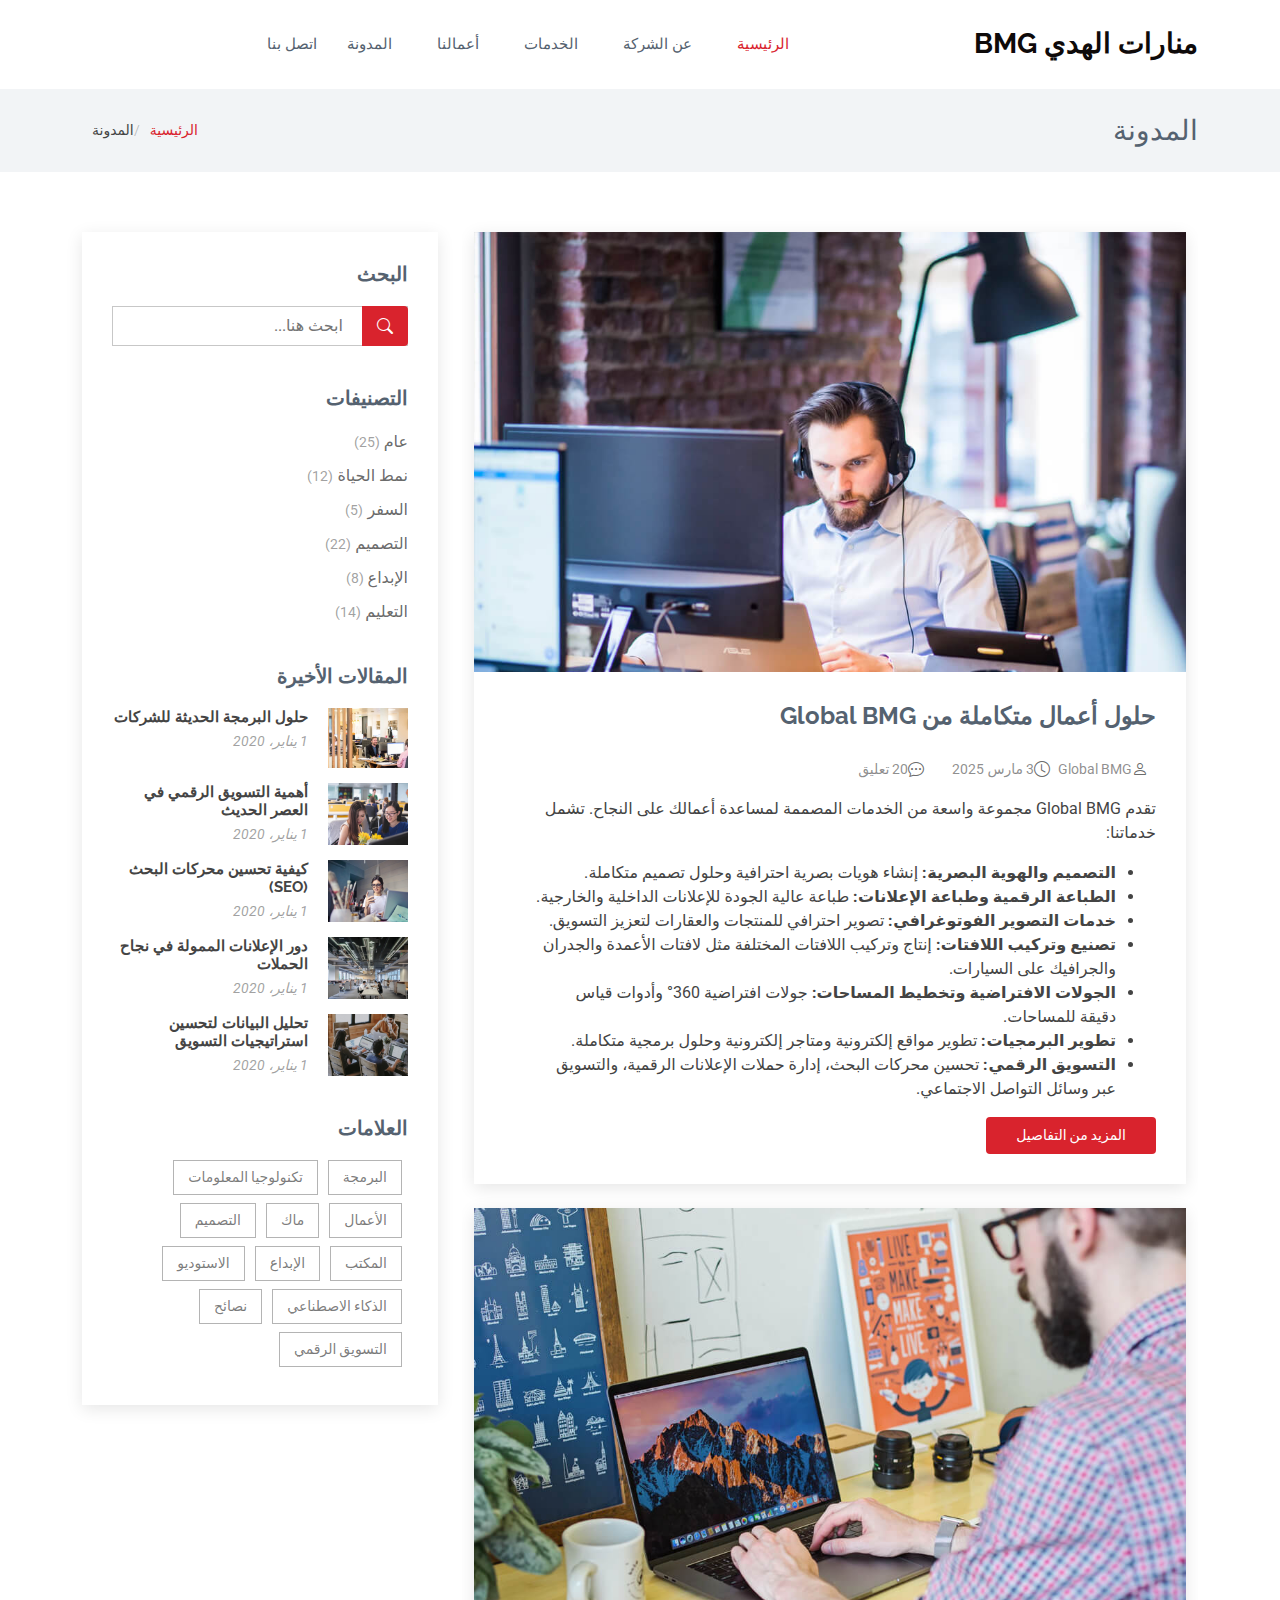
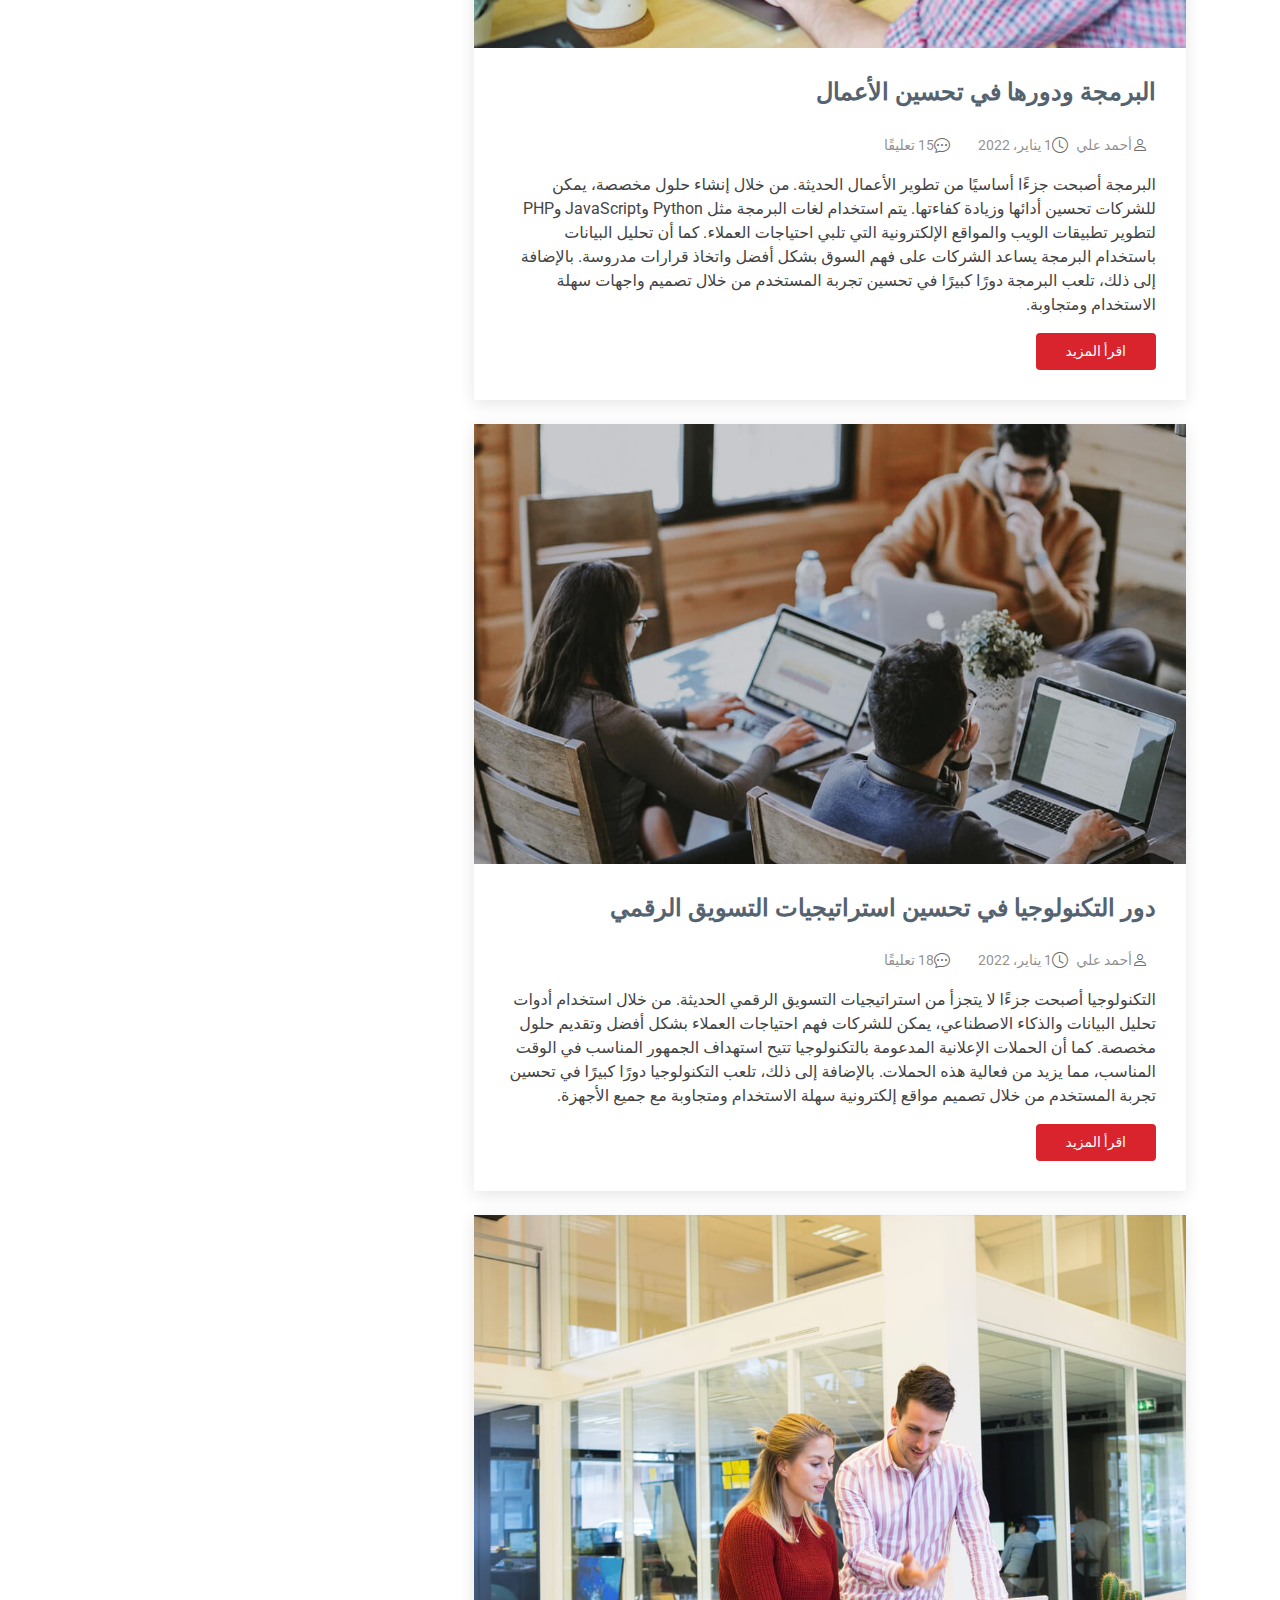
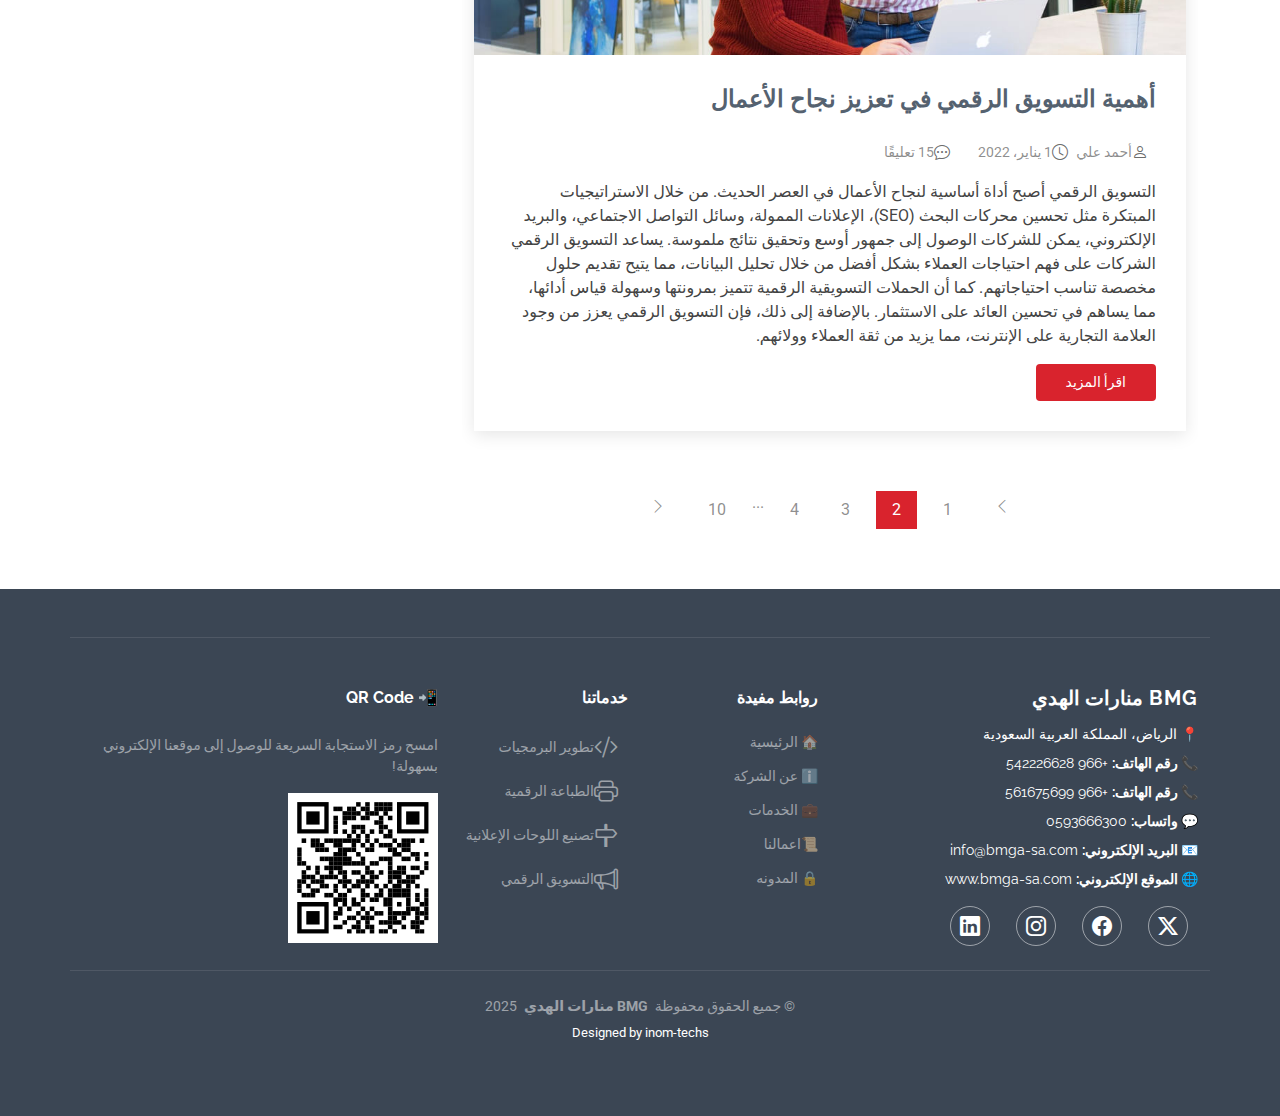
<file: blog.html>
<head>
  <meta charset="utf-8">
  <meta content="width=device-width, initial-scale=1.0" name="viewport">
  <title>BMG منارات الهدي</title>
  <meta name="description" content="">
  <meta name="keywords" content="">

  <!-- Favicons -->
  <link href="assets/img/favicon.png" rel="icon">
  <link href="assets/img/apple-touch-icon.png" rel="apple-touch-icon">

  <!-- Fonts -->
  <link href="https://fonts.googleapis.com" rel="preconnect">
  <link href="https://fonts.gstatic.com" rel="preconnect" crossorigin>
  <link
    href="https://fonts.googleapis.com/css2?family=Roboto:ital,wght@0,100;0,300;0,400;0,500;0,700;0,900;1,100;1,300;1,400;1,500;1,700;1,900&family=Poppins:ital,wght@0,100;0,200;0,300;0,400;0,500;0,600;0,700;0,800;0,900;1,100;1,200;1,300;1,400;1,500;1,600;1,700;1,800;1,900&family=Raleway:ital,wght@0,100;0,200;0,300;0,400;0,500;0,600;0,700;0,800;0,900;1,100;1,200;1,300;1,400;1,500;1,600;1,700;1,800;1,900&display=swap"
    rel="stylesheet">

  <!-- Vendor CSS Files -->
  <link href="assets/vendor/bootstrap/css/bootstrap.min.css" rel="stylesheet">
  <link href="assets/vendor/bootstrap-icons/bootstrap-icons.css" rel="stylesheet">
  <link href="assets/vendor/aos/aos.css" rel="stylesheet">
  <link href="assets/vendor/glightbox/css/glightbox.min.css" rel="stylesheet">
  <link href="assets/vendor/swiper/swiper-bundle.min.css" rel="stylesheet">

  <!-- Main CSS File -->
  <link href="assets/css/main.css" rel="stylesheet">

  
</head>

<body class="index-page" >

 
 <header id="header" class="header d-flex align-items-center sticky-top">
    <div class="m container-fluid container-xl position-relative d-flex align-items-center">
      <a href="index.html" class="logo d-flex align-items-center me-auto">
        <!-- Uncomment the line below if you also wish to use an image logo -->
        <!-- <img src="assets/img/logo.png" alt=""> -->
        <h1 class="sitename" style="color: rgb(14, 10, 10); font-weight: bold; white-space: nowrap;">منارات الهدي BMG
        </h1>
      </a>
      <nav id="navmenu" class="navmenu mx-auto">
        <ul class="">
          <li><a href="index.html" class="active">الرئيسية</a></li>
          <li><a href="about.html"><span>عن الشركة</span>
          <li><a href="services.html">الخدمات</a></li>
          <li><a href="portfolio.html">أعمالنا</a></li>
          <li><a href="blog.html">المدونة</a></li>
          <li><a href="contact.html">اتصل بنا</a></li>
        </ul>
        <i class="mobile-nav-toggle d-xl-none bi bi-list"></i>
      </nav>
    </div>
  </header>


  <main class="main">

    <!-- Page Title -->
    <div class="page-title light-background">
      <div class="container d-lg-flex justify-content-between align-items-center">
        <h1 class="mb-2 mb-lg-0">المدونة</h1>
        <nav class="breadcrumbs">
          <ol>
            <li><a href="index.html">الرئيسية</a></li>
            <li class="current">المدونة</li>
          </ol>
        </nav>
      </div>
    </div><!-- End Page Title -->
    <div class="container">
      <div class="row">

        <div class="col-lg-8">

          <!-- Blog Posts Section -->
          <section id="blog-posts" class="blog-posts section">

            <div class="container">

              <div class="row gy-4">

                <div class="col-lg-12">
                  <article>
                
                    <div class="post-img">
                      <img src="assets/img/blog/blog-1.jpg" alt="خدمات Global BMG" class="img-fluid">
                    </div>
                
                    <h2 class="title">
                      <a href="blog-details.html">حلول أعمال متكاملة من Global BMG</a>
                    </h2>
                
                    <div class="meta-top">
                      <ul>
                        <li class="d-flex align-items-center"><i class="bi bi-person"></i> <a href="blog-details.html">Global BMG</a></li>
                        <li class="d-flex align-items-center"><i class="bi bi-clock"></i> <a href="blog-details.html"><time datetime="2025-03-03">3 مارس 2025</time></a></li>
                        <li class="d-flex align-items-center"><i class="bi bi-chat-dots"></i> <a href="blog-details.html">20 تعليق</a></li>
                      </ul>
                    </div>
                
                    <div class="content">
                      <p>
                        تقدم Global BMG مجموعة واسعة من الخدمات المصممة لمساعدة أعمالك على النجاح. تشمل خدماتنا:
                      </p>
                      <ul>
                        <li><strong>التصميم والهوية البصرية:</strong> إنشاء هويات بصرية احترافية وحلول تصميم متكاملة.</li>
                        <li><strong>الطباعة الرقمية وطباعة الإعلانات:</strong> طباعة عالية الجودة للإعلانات الداخلية والخارجية.</li>
                        <li><strong>خدمات التصوير الفوتوغرافي:</strong> تصوير احترافي للمنتجات والعقارات لتعزيز التسويق.</li>
                        <li><strong>تصنيع وتركيب اللافتات:</strong> إنتاج وتركيب اللافتات المختلفة مثل لافتات الأعمدة والجدران والجرافيك على السيارات.</li>
                        <li><strong>الجولات الافتراضية وتخطيط المساحات:</strong> جولات افتراضية 360° وأدوات قياس دقيقة للمساحات.</li>
                        <li><strong>تطوير البرمجيات:</strong> تطوير مواقع إلكترونية ومتاجر إلكترونية وحلول برمجية متكاملة.</li>
                        <li><strong>التسويق الرقمي:</strong> تحسين محركات البحث، إدارة حملات الإعلانات الرقمية، والتسويق عبر وسائل التواصل الاجتماعي.</li>
                      </ul>
                
                      <div class="read-more">
                        <a href="blog-details.html">المزيد من التفاصيل</a>
                      </div>
                    </div>
                
                  </article>
                </div>
                <!-- End post list item -->

                <div class="col-lg-12">

                  <article>
                    <div class="post-img">
                      <img src="assets/img/blog/blog-2.jpg" alt="" class="img-fluid">
                    </div>
                    <h2 class="title">
                      <a href="blog-details.html">البرمجة ودورها في تحسين الأعمال</a>
                    </h2>
                    <div class="meta-top">
                      <ul>
                        <li class="d-flex align-items-center"><i class="bi bi-person"></i> <a href="blog-details.html">أحمد علي</a></li>
                        <li class="d-flex align-items-center"><i class="bi bi-clock"></i> <a href="blog-details.html"><time datetime="2022-01-01">1 يناير، 2022</time></a></li>
                        <li class="d-flex align-items-center"><i class="bi bi-chat-dots"></i> <a href="blog-details.html">15 تعليقًا</a></li>
                      </ul>
                    </div>
                    <div class="content">
                      <p>
                        البرمجة أصبحت جزءًا أساسيًا من تطوير الأعمال الحديثة. من خلال إنشاء حلول مخصصة، يمكن للشركات تحسين أدائها وزيادة كفاءتها. 
                        يتم استخدام لغات البرمجة مثل Python وJavaScript وPHP لتطوير تطبيقات الويب والمواقع الإلكترونية التي تلبي احتياجات العملاء.
                        كما أن تحليل البيانات باستخدام البرمجة يساعد الشركات على فهم السوق بشكل أفضل واتخاذ قرارات مدروسة.
                        بالإضافة إلى ذلك، تلعب البرمجة دورًا كبيرًا في تحسين تجربة المستخدم من خلال تصميم واجهات سهلة الاستخدام ومتجاوبة.
                      </p>
                      <div class="read-more">
                        <a href="blog-details.html">اقرأ المزيد</a>
                      </div>
                    </div>
                  </article>
                </div><!-- End post list item -->

                <div class="col-lg-12">

                  <article>
                    <div class="post-img">
                      <img src="assets/img/blog/blog-3.jpg" alt="" class="img-fluid">
                    </div>
                    <h2 class="title">
                      <a href="blog-details.html">دور التكنولوجيا في تحسين استراتيجيات التسويق الرقمي</a>
                    </h2>
                    <div class="meta-top">
                      <ul>
                        <li class="d-flex align-items-center"><i class="bi bi-person"></i> <a href="blog-details.html">أحمد علي</a></li>
                        <li class="d-flex align-items-center"><i class="bi bi-clock"></i> <a href="blog-details.html"><time datetime="2022-01-01">1 يناير، 2022</time></a></li>
                        <li class="d-flex align-items-center"><i class="bi bi-chat-dots"></i> <a href="blog-details.html">18 تعليقًا</a></li>
                      </ul>
                    </div>
                    <div class="content">
                      <p>
                        التكنولوجيا أصبحت جزءًا لا يتجزأ من استراتيجيات التسويق الرقمي الحديثة. من خلال استخدام أدوات تحليل البيانات والذكاء الاصطناعي، يمكن للشركات فهم احتياجات العملاء بشكل أفضل وتقديم حلول مخصصة.
                        كما أن الحملات الإعلانية المدعومة بالتكنولوجيا تتيح استهداف الجمهور المناسب في الوقت المناسب، مما يزيد من فعالية هذه الحملات.
                        بالإضافة إلى ذلك، تلعب التكنولوجيا دورًا كبيرًا في تحسين تجربة المستخدم من خلال تصميم مواقع إلكترونية سهلة الاستخدام ومتجاوبة مع جميع الأجهزة.
                      </p>
                      <div class="read-more">
                        <a href="blog-details.html">اقرأ المزيد</a>
                      </div>
                    </div>
                  </article>
                </div><!-- End post list item -->

                <div class="col-lg-12">

                  <article>
                    <div class="post-img">
                      <img src="assets/img/blog/blog-4.jpg" alt="" class="img-fluid">
                    </div>
                    <h2 class="title">
                      <a href="blog-details.html">أهمية التسويق الرقمي في تعزيز نجاح الأعمال</a>
                    </h2>
                    <div class="meta-top">
                      <ul>
                        <li class="d-flex align-items-center"><i class="bi bi-person"></i> <a href="blog-details.html">أحمد علي</a></li>
                        <li class="d-flex align-items-center"><i class="bi bi-clock"></i> <a href="blog-details.html"><time datetime="2022-01-01">1 يناير، 2022</time></a></li>
                        <li class="d-flex align-items-center"><i class="bi bi-chat-dots"></i> <a href="blog-details.html">15 تعليقًا</a></li>
                      </ul>
                    </div>
                    <div class="content">
                      <p>
                        التسويق الرقمي أصبح أداة أساسية لنجاح الأعمال في العصر الحديث. من خلال الاستراتيجيات المبتكرة مثل تحسين محركات البحث (SEO)، الإعلانات الممولة، وسائل التواصل الاجتماعي، والبريد الإلكتروني، يمكن للشركات الوصول إلى جمهور أوسع وتحقيق نتائج ملموسة.
                        يساعد التسويق الرقمي الشركات على فهم احتياجات العملاء بشكل أفضل من خلال تحليل البيانات، مما يتيح تقديم حلول مخصصة تناسب احتياجاتهم. كما أن الحملات التسويقية الرقمية تتميز بمرونتها وسهولة قياس أدائها، مما يساهم في تحسين العائد على الاستثمار.
                        بالإضافة إلى ذلك، فإن التسويق الرقمي يعزز من وجود العلامة التجارية على الإنترنت، مما يزيد من ثقة العملاء وولائهم.
                      </p>
                      <div class="read-more">
                        <a href="blog-details.html">اقرأ المزيد</a>
                      </div>
                    </div>
                  </article>
                </div><!-- End post list item -->

              </div><!-- End blog posts list -->

            </div>

          </section><!-- /Blog Posts Section -->

        <!-- Blog Pagination Section -->
<section id="blog-pagination" class="blog-pagination section">
  <div class="container">
    <div class="d-flex justify-content-center">
      <ul>
        <li><a href="#"><i class="bi bi-chevron-left"></i></a></li>
        <li><a href="#">1</a></li>
        <li><a href="#" class="active">2</a></li>
        <li><a href="#">3</a></li>
        <li><a href="#">4</a></li>
        <li>...</li>
        <li><a href="#">10</a></li>
        <li><a href="#"><i class="bi bi-chevron-right"></i></a></li>
      </ul>
    </div>
  </div>
</section><!-- /Blog Pagination Section -->
        </div>

        <div class="col-lg-4 sidebar">
          <div class="widgets-container">
            <!-- Search Widget -->
            <div class="search-widget widget-item">
              <h3 class="widget-title">البحث</h3>
              <form action="">
                <input type="text" placeholder="ابحث هنا...">
                <button type="submit" title="Search"><i class="bi bi-search"></i></button>
              </form>
            </div><!--/Search Widget -->
        
            <!-- Categories Widget -->
            <div class="categories-widget widget-item">
              <h3 class="widget-title">التصنيفات</h3>
              <ul class="mt-3">
                <li><a href="#">عام <span>(25)</span></a></li>
                <li><a href="#">نمط الحياة <span>(12)</span></a></li>
                <li><a href="#">السفر <span>(5)</span></a></li>
                <li><a href="#">التصميم <span>(22)</span></a></li>
                <li><a href="#">الإبداع <span>(8)</span></a></li>
                <li><a href="#">التعليم <span>(14)</span></a></li>
              </ul>
            </div><!--/Categories Widget -->
        
            <!-- Recent Posts Widget -->
            <div class="recent-posts-widget widget-item">
              <h3 class="widget-title">المقالات الأخيرة</h3>
              <div class="post-item">
                <img src="assets/img/blog/blog-recent-1.jpg" alt="" class="flex-shrink-0">
                <div>
                  <h4><a href="blog-details.html">حلول البرمجة الحديثة للشركات</a></h4>
                  <time datetime="2020-01-01">1 يناير، 2020</time>
                </div>
              </div><!-- End recent post item-->
              <div class="post-item">
                <img src="assets/img/blog/blog-recent-2.jpg" alt="" class="flex-shrink-0">
                <div>
                  <h4><a href="blog-details.html">أهمية التسويق الرقمي في العصر الحديث</a></h4>
                  <time datetime="2020-01-01">1 يناير، 2020</time>
                </div>
              </div><!-- End recent post item-->
              <div class="post-item">
                <img src="assets/img/blog/blog-recent-3.jpg" alt="" class="flex-shrink-0">
                <div>
                  <h4><a href="blog-details.html">كيفية تحسين محركات البحث (SEO)</a></h4>
                  <time datetime="2020-01-01">1 يناير، 2020</time>
                </div>
              </div><!-- End recent post item-->
              <div class="post-item">
                <img src="assets/img/blog/blog-recent-4.jpg" alt="" class="flex-shrink-0">
                <div>
                  <h4><a href="blog-details.html">دور الإعلانات الممولة في نجاح الحملات</a></h4>
                  <time datetime="2020-01-01">1 يناير، 2020</time>
                </div>
              </div><!-- End recent post item-->
              <div class="post-item">
                <img src="assets/img/blog/blog-recent-5.jpg" alt="" class="flex-shrink-0">
                <div>
                  <h4><a href="blog-details.html">تحليل البيانات لتحسين استراتيجيات التسويق</a></h4>
                  <time datetime="2020-01-01">1 يناير، 2020</time>
                </div>
              </div><!-- End recent post item-->
            </div><!--/Recent Posts Widget -->
        
            <!-- Tags Widget -->
            <div class="tags-widget widget-item">
              <h3 class="widget-title">العلامات</h3>
              <ul>
                <li><a href="#">البرمجة</a></li>
                <li><a href="#">تكنولوجيا المعلومات</a></li>
                <li><a href="#">الأعمال</a></li>
                <li><a href="#">ماك</a></li>
                <li><a href="#">التصميم</a></li>
                <li><a href="#">المكتب</a></li>
                <li><a href="#">الإبداع</a></li>
                <li><a href="#">الاستوديو</a></li>
                <li><a href="#">الذكاء الاصطناعي</a></li>
                <li><a href="#">نصائح</a></li>
                <li><a href="#">التسويق الرقمي</a></li>
              </ul>
            </div><!--/Tags Widget -->
          </div>
        </div>
      </div>
    </div>

  </main>

  <footer id="footer" class="footer dark-background py-5">
    <div class="container footer-top">
      <div class="row gy-4">
      
      <!-- قسم التعريف بالشركة -->
      <div class="col-lg-4 col-md-6 footer-about">
        <a href="index.html" class="logo d-flex align-items-center mb-3">
        <span class="sitename fw-bold fs-5">BMG منارات الهدي</span>
        </a>
        <div class="footer-contact">
        <p class="mb-2">📍 الرياض، المملكة العربية السعودية</p>
        <p class="mb-2"><strong>📞 رقم الهاتف:</strong> <a href="tel:+966542226628" class="text-white">+966 542226628</a></p>
        <p class="mb-2"><strong>📞 رقم الهاتف:</strong> <a href="tel:+966561675699" class="text-white">+966 561675699</a></p>
        <p class="mb-2"><strong>💬 واتساب:</strong> <a href="https://wa.me/0593666300" target="_blank" class="text-white">0593666300</a></p>
        <p class="mb-2"><strong>📧 البريد الإلكتروني:</strong> <span class="text-white">info@bmga-sa.com</span></p>
        <p><strong>🌐 الموقع الإلكتروني:</strong> <a href="http://www.bmga-sa.com" class="text-white">www.bmga-sa.com</a></p>
        </div>
        <div class="social-links d-flex gap-3 mt-3">
        <a href="#" class="text-white fs-5"><i class="bi bi-twitter-x"></i></a>
        <a href="https://www.facebook.com/inomtechs2022?mibextid=ZbWKwL" class="text-white fs-5"><i class="bi bi-facebook"></i></a>
        <a href="https://www.instagram.com/inomtechs98?igsh=MXd1dnNqYWN4cGdo" class="text-white fs-5"><i class="bi bi-instagram"></i></a>
        <a href="#" class="text-white fs-5"><i class="bi bi-linkedin"></i></a>
        </div>
      </div>
    
      <!-- روابط مفيدة -->
      <div class="col-lg-2 col-md-3 footer-links">
        <h4 class="fw-bold fs-6 mb-3">روابط مفيدة</h4>
        <ul class="list-unstyled">
        <li><a href="index.html" class="text-white-50">🏠 الرئيسية</a></li>
        <li><a href="about.html" class="text-white-50">ℹ️ عن الشركة</a></li>
        <li><a href="services.html" class="text-white-50">💼 الخدمات</a></li>
        <li><a href="portfolio.html" class="text-white-50">📜اعمالنا </a></li>
        <li><a href="blog.html" class="text-white-50">🔒  المدونه</a></li>
        </ul>
      </div>
    
      <!-- خدماتنا -->
      <div class="col-lg-2 col-md-3 footer-links">
        <h4 class="fw-bold fs-6 mb-3">خدماتنا</h4>
        <ul class="list-unstyled">
          <li class="text-white-50"><i class="bi bi-code-slash fs-4 me-2"></i> تطوير البرمجيات</li>
          <li class="text-white-50"><i class="bi bi-printer fs-4 me-2"></i> الطباعة الرقمية</li>
          <li class="text-white-50"><i class="bi bi-signpost fs-4 me-2"></i> تصنيع اللوحات الإعلانية</li>
          <li class="text-white-50"><i class="bi bi-megaphone fs-4 me-2"></i> التسويق الرقمي</li>
        </ul>
      </div>
    
      <!-- QR Code -->
      <div class="col-lg-4 col-md-12 footer-newsletter">
        <h4 class="fw-bold fs-6 mb-3">📲 QR Code</h4>
        <p class="text-white-50">امسح رمز الاستجابة السريعة للوصول إلى موقعنا الإلكتروني بسهولة!</p>
        <img src="assets/img/hiro/Untitled.svg" alt="QR Code" class="img-fluid" style="width: 150px; height: 150px;">
      </div>
      
      </div>
    </div>
  
    <!-- الحقوق -->
    <div class="container copyright text-center mt-4">
      <p class="text-white-50">© جميع الحقوق محفوظة <strong class="sitename px-1">BMG منارات الهدي</strong> 2025</p>
      <div class="credits">
        Designed by <a href="https://inom-techs.com/" class="text-white">inom-techs</a>
      </div>
    </div>
  </footer>
  
  
  <a href="#" id="scroll-top" class="scroll-top d-flex align-items-center justify-content-center"><i
      class="bi bi-arrow-up-short"></i></a>

  <!-- Preloader -->
  <div id="preloader"></div>

  <!-- Vendor JS Files -->
  <script src="assets/vendor/bootstrap/js/bootstrap.bundle.min.js"></script>
  <script src="assets/vendor/php-email-form/validate.js"></script>
  <script src="assets/vendor/aos/aos.js"></script>
  <script src="assets/vendor/glightbox/js/glightbox.min.js"></script>
  <script src="assets/vendor/imagesloaded/imagesloaded.pkgd.min.js"></script>
  <script src="assets/vendor/isotope-layout/isotope.pkgd.min.js"></script>
  <script src="assets/vendor/purecounter/purecounter_vanilla.js"></script>
  <script src="assets/vendor/waypoints/noframework.waypoints.js"></script>
  <script src="assets/vendor/swiper/swiper-bundle.min.js"></script>

  <!-- Main JS File -->
  <script src="assets/js/main.js"></script>

</body>

</html>
</file>
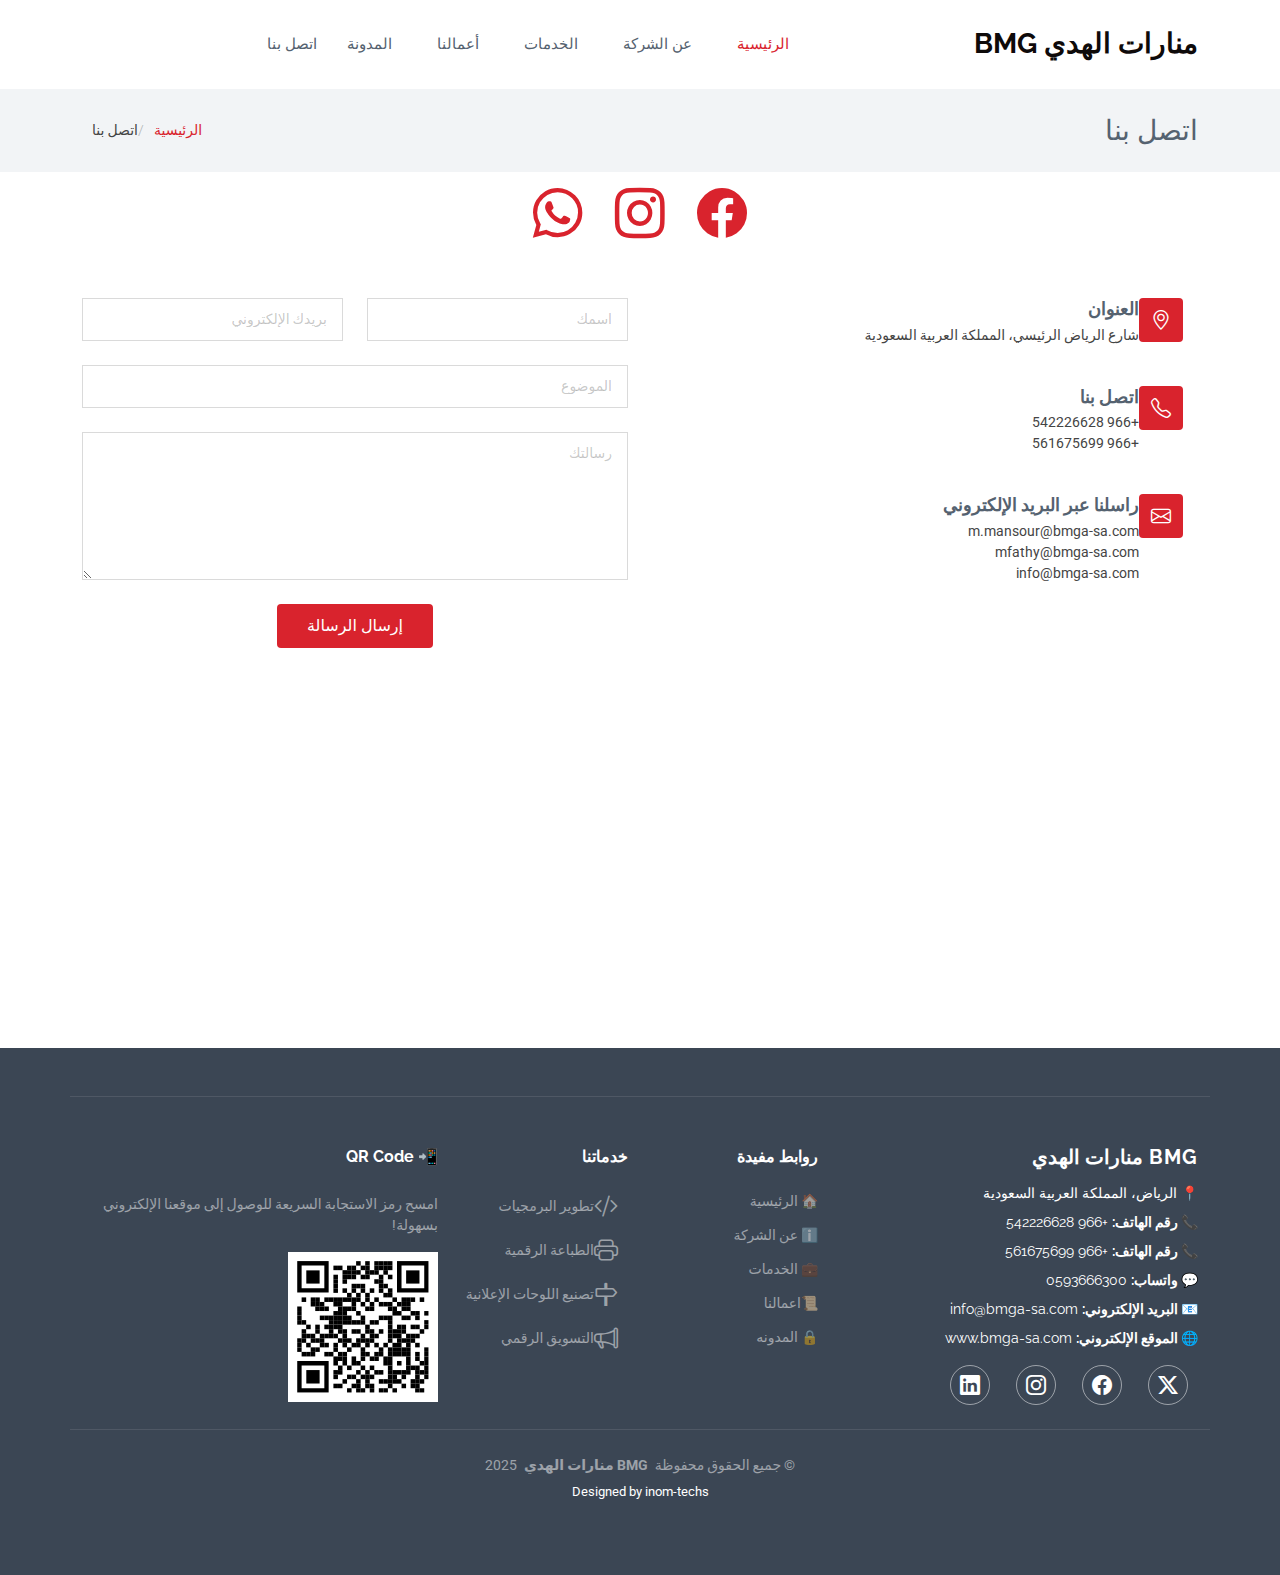
<file: contact.html>
<head>
  <meta charset="utf-8">
  <meta content="width=device-width, initial-scale=1.0" name="viewport">
  <title>BMG منارات الهدي</title>
  <meta name="description" content="">
  <meta name="keywords" content="">

  <!-- Favicons -->
  <link href="assets/img/favicon.png" rel="icon">
  <link href="assets/img/apple-touch-icon.png" rel="apple-touch-icon">

  <!-- Fonts -->
  <link href="https://fonts.googleapis.com" rel="preconnect">
  <link href="https://fonts.gstatic.com" rel="preconnect" crossorigin>
  <link
    href="https://fonts.googleapis.com/css2?family=Roboto:ital,wght@0,100;0,300;0,400;0,500;0,700;0,900;1,100;1,300;1,400;1,500;1,700;1,900&family=Poppins:ital,wght@0,100;0,200;0,300;0,400;0,500;0,600;0,700;0,800;0,900;1,100;1,200;1,300;1,400;1,500;1,600;1,700;1,800;1,900&family=Raleway:ital,wght@0,100;0,200;0,300;0,400;0,500;0,600;0,700;0,800;0,900;1,100;1,200;1,300;1,400;1,500;1,600;1,700;1,800;1,900&display=swap"
    rel="stylesheet">

  <!-- Vendor CSS Files -->
  <link href="assets/vendor/bootstrap/css/bootstrap.min.css" rel="stylesheet">
  <link href="assets/vendor/bootstrap-icons/bootstrap-icons.css" rel="stylesheet">
  <link href="assets/vendor/aos/aos.css" rel="stylesheet">
  <link href="assets/vendor/glightbox/css/glightbox.min.css" rel="stylesheet">
  <link href="assets/vendor/swiper/swiper-bundle.min.css" rel="stylesheet">

  <!-- Main CSS File -->
  <link href="assets/css/main.css" rel="stylesheet">


</head>

<body class="index-page">


  <header id="header" class="header d-flex align-items-center sticky-top">
    <div class="m container-fluid container-xl position-relative d-flex align-items-center">
      <a href="index.html" class="logo d-flex align-items-center me-auto">
        <!-- Uncomment the line below if you also wish to use an image logo -->
        <!-- <img src="assets/img/logo.png" alt=""> -->
        <h1 class="sitename" style="color: rgb(14, 10, 10); font-weight: bold; white-space: nowrap;">منارات الهدي BMG
        </h1>
      </a>
      <nav id="navmenu" class="navmenu mx-auto">
        <ul class="">
          <li><a href="index.html" class="active">الرئيسية</a></li>
          <li><a href="about.html"><span>عن الشركة</span>
          <li><a href="services.html">الخدمات</a></li>
          <li><a href="portfolio.html">أعمالنا</a></li>
          <li><a href="blog.html">المدونة</a></li>
          <li><a href="contact.html">اتصل بنا</a></li>
        </ul>
        <i class="mobile-nav-toggle d-xl-none bi bi-list"></i>
      </nav>
    </div>
  </header>


  <main class="main">
    <!-- Page Title -->
    <div class="page-title light-background">
      <div class="container d-lg-flex justify-content-between align-items-center">
        <h1 class="mb-2 mb-lg-0">اتصل بنا</h1>
        <nav class="breadcrumbs">
          <ol>
            <li><a href="index.html">الرئيسية</a></li>
            <li class="current">اتصل بنا</li>
          </ol>
        </nav>
      </div>
    </div>
    <!-- End Page Title -->
    <div class="d-flex justify-content-center mt-3">
      <div class="social-icons d-flex">
      <a href="https://www.facebook.com/" target="_blank" class="mx-3" style="font-size: 50px;"><i class="bi bi-facebook"></i></a>
      <a href="https://www.instagram.com/" target="_blank" class="mx-3" style="font-size: 50px;"><i class="bi bi-instagram"></i></a>
      <a href="https://wa.me/966542226628" target="_blank" class="mx-3" style="font-size: 50px;"><i class="bi bi-whatsapp"></i></a>
      </div>
    </div>
    <!-- Contact Section -->
    <section id="contact" class="contact section">
      
      <div class="container" data-aos="fade-up" data-aos-delay="100">
        
        <div class="row gy-4">
          <div class="col-lg-6">
            <div class="info-item d-flex" data-aos="fade-up" data-aos-delay="300">
              <i class="bi bi-geo-alt flex-shrink-0"></i>
              <div>
                <h3>العنوان</h3>
                <p>شارع الرياض الرئيسي، المملكة العربية السعودية</p>
              </div>
            </div>
            <div class="info-item d-flex" data-aos="fade-up" data-aos-delay="400">
              <i class="bi bi-telephone flex-shrink-0"></i>
              <div>
                <h3>اتصل بنا</h3>
                <p>+966 542226628<br>+966 561675699</p>
              </div>
            </div>
            <div class="info-item d-flex" data-aos="fade-up" data-aos-delay="500">
              <i class="bi bi-envelope flex-shrink-0"></i>
              <div>
                <h3>راسلنا عبر البريد الإلكتروني</h3>
                <p>m.mansour@bmga-sa.com<br>mfathy@bmga-sa.com<br>info@bmga-sa.com</p>
              </div>
            </div>
            
          </div>

          <div class="col-lg-6">
            <form action="forms/contact.php" method="post" class="php-email-form" data-aos="fade-up"
              data-aos-delay="200">
              <div class="row gy-4">
                <div class="col-md-6">
                  <input type="text" name="name" class="form-control" placeholder="اسمك" required>
                </div>
                <div class="col-md-6">
                  <input type="email" class="form-control" name="email" placeholder="بريدك الإلكتروني" required>
                </div>
                <div class="col-md-12">
                  <input type="text" class="form-control" name="subject" placeholder="الموضوع" required>
                </div>
                <div class="col-md-12">
                  <textarea class="form-control" name="message" rows="6" placeholder="رسالتك" required></textarea>
                </div>
                <div class="col-md-12 text-center">
                  <div class="loading">جاري الإرسال</div>
                  <div class="error-message"></div>
                  <div class="sent-message">تم إرسال رسالتك. شكراً لك!</div>
                  <button type="submit">إرسال الرسالة</button>
                </div>
              </div>
            </form>
          </div>
        </div>
        <div class="mt-4" data-aos="fade-up" data-aos-delay="200">
          <iframe style="border:0; width: 100%; height: 300px;" src="https://www.google.com/maps/embed?..."
            frameborder="0" allowfullscreen="" loading="lazy" referrerpolicy="no-referrer-when-downgrade"></iframe>
        </div>
      </div>
    </section>
  </main>
  <footer id="footer" class="footer dark-background py-5">
    <div class="container footer-top">
      <div class="row gy-4">
      
      <!-- قسم التعريف بالشركة -->
      <div class="col-lg-4 col-md-6 footer-about">
        <a href="index.html" class="logo d-flex align-items-center mb-3">
        <span class="sitename fw-bold fs-5">BMG منارات الهدي</span>
        </a>
        <div class="footer-contact">
        <p class="mb-2">📍 الرياض، المملكة العربية السعودية</p>
        <p class="mb-2"><strong>📞 رقم الهاتف:</strong> <a href="tel:+966542226628" class="text-white">+966 542226628</a></p>
        <p class="mb-2"><strong>📞 رقم الهاتف:</strong> <a href="tel:+966561675699" class="text-white">+966 561675699</a></p>
        <p class="mb-2"><strong>💬 واتساب:</strong> <a href="https://wa.me/0593666300" target="_blank" class="text-white">0593666300</a></p>
        <p class="mb-2"><strong>📧 البريد الإلكتروني:</strong> <span class="text-white">info@bmga-sa.com</span></p>
        <p><strong>🌐 الموقع الإلكتروني:</strong> <a href="http://www.bmga-sa.com" class="text-white">www.bmga-sa.com</a></p>
        </div>
        <div class="social-links d-flex gap-3 mt-3">
        <a href="#" class="text-white fs-5"><i class="bi bi-twitter-x"></i></a>
        <a href="https://www.facebook.com/inomtechs2022?mibextid=ZbWKwL" class="text-white fs-5"><i class="bi bi-facebook"></i></a>
        <a href="https://www.instagram.com/inomtechs98?igsh=MXd1dnNqYWN4cGdo" class="text-white fs-5"><i class="bi bi-instagram"></i></a>
        <a href="#" class="text-white fs-5"><i class="bi bi-linkedin"></i></a>
        </div>
      </div>
    
      <!-- روابط مفيدة -->
      <div class="col-lg-2 col-md-3 footer-links">
        <h4 class="fw-bold fs-6 mb-3">روابط مفيدة</h4>
        <ul class="list-unstyled">
        <li><a href="index.html" class="text-white-50">🏠 الرئيسية</a></li>
        <li><a href="about.html" class="text-white-50">ℹ️ عن الشركة</a></li>
        <li><a href="services.html" class="text-white-50">💼 الخدمات</a></li>
        <li><a href="portfolio.html" class="text-white-50">📜اعمالنا </a></li>
        <li><a href="blog.html" class="text-white-50">🔒  المدونه</a></li>
        </ul>
      </div>
    
      <!-- خدماتنا -->
      <div class="col-lg-2 col-md-3 footer-links">
        <h4 class="fw-bold fs-6 mb-3">خدماتنا</h4>
        <ul class="list-unstyled">
          <li class="text-white-50"><i class="bi bi-code-slash fs-4 me-2"></i> تطوير البرمجيات</li>
          <li class="text-white-50"><i class="bi bi-printer fs-4 me-2"></i> الطباعة الرقمية</li>
          <li class="text-white-50"><i class="bi bi-signpost fs-4 me-2"></i> تصنيع اللوحات الإعلانية</li>
          <li class="text-white-50"><i class="bi bi-megaphone fs-4 me-2"></i> التسويق الرقمي</li>
        </ul>
      </div>
    
      <!-- QR Code -->
      <div class="col-lg-4 col-md-12 footer-newsletter">
        <h4 class="fw-bold fs-6 mb-3">📲 QR Code</h4>
        <p class="text-white-50">امسح رمز الاستجابة السريعة للوصول إلى موقعنا الإلكتروني بسهولة!</p>
        <img src="assets/img/hiro/Untitled.svg" alt="QR Code" class="img-fluid" style="width: 150px; height: 150px;">
      </div>
      
      </div>
    </div>
  
    <!-- الحقوق -->
    <div class="container copyright text-center mt-4">
      <p class="text-white-50">© جميع الحقوق محفوظة <strong class="sitename px-1">BMG منارات الهدي</strong> 2025</p>
      <div class="credits">
        Designed by <a href="https://inom-techs.com/" class="text-white">inom-techs</a>
      </div>
    </div>
  </footer>
  
  <a href="#" id="scroll-top" class="scroll-top d-flex align-items-center justify-content-center"><i
      class="bi bi-arrow-up-short"></i></a>

  <!-- Preloader -->
  <div id="preloader"></div>

  <!-- Vendor JS Files -->
  <script src="assets/vendor/bootstrap/js/bootstrap.bundle.min.js"></script>
  <script src="assets/vendor/php-email-form/validate.js"></script>
  <script src="assets/vendor/aos/aos.js"></script>
  <script src="assets/vendor/glightbox/js/glightbox.min.js"></script>
  <script src="assets/vendor/imagesloaded/imagesloaded.pkgd.min.js"></script>
  <script src="assets/vendor/isotope-layout/isotope.pkgd.min.js"></script>
  <script src="assets/vendor/purecounter/purecounter_vanilla.js"></script>
  <script src="assets/vendor/waypoints/noframework.waypoints.js"></script>
  <script src="assets/vendor/swiper/swiper-bundle.min.js"></script>

  <!-- Main JS File -->
  <script src="assets/js/main.js"></script>

</body>

</html>
</file>
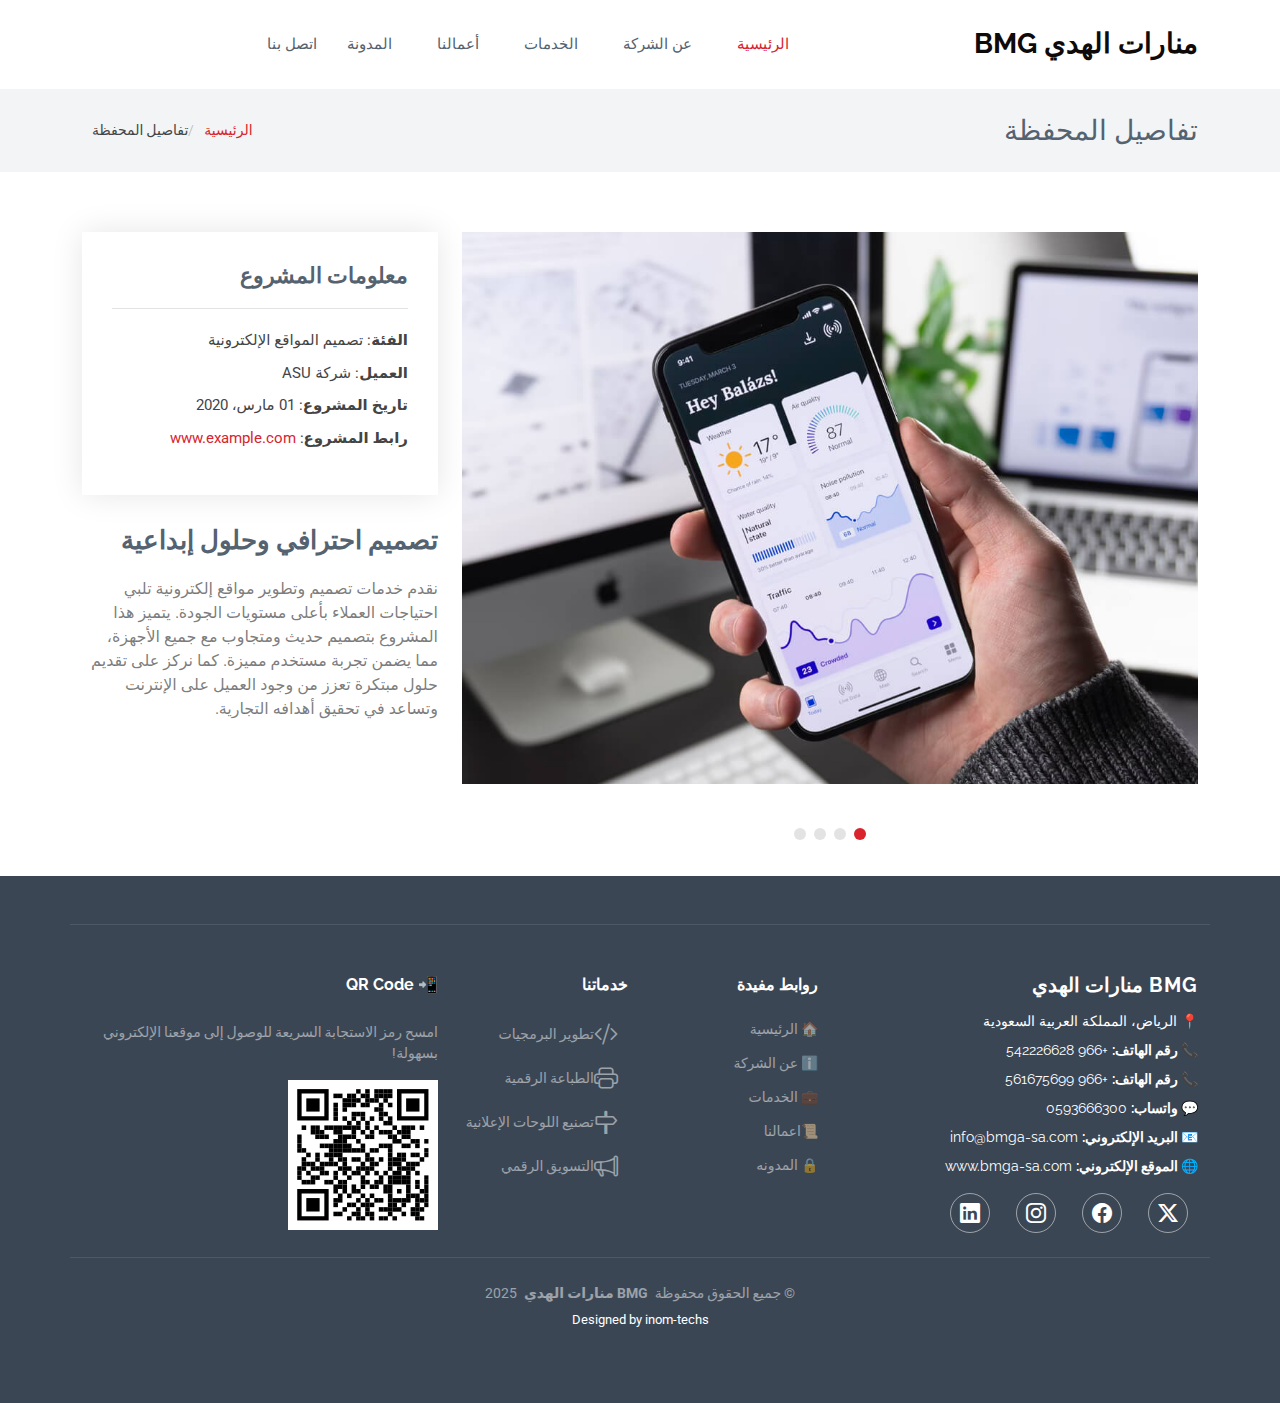
<file: portfolio-details.html>
<head>
  <meta charset="utf-8">
  <meta content="width=device-width, initial-scale=1.0" name="viewport">
  <title>BMG منارات الهدي</title>
  <meta name="description" content="">
  <meta name="keywords" content="">

  <!-- Favicons -->
  <link href="assets/img/favicon.png" rel="icon">
  <link href="assets/img/apple-touch-icon.png" rel="apple-touch-icon">

  <!-- Fonts -->
  <link href="https://fonts.googleapis.com" rel="preconnect">
  <link href="https://fonts.gstatic.com" rel="preconnect" crossorigin>
  <link
    href="https://fonts.googleapis.com/css2?family=Roboto:ital,wght@0,100;0,300;0,400;0,500;0,700;0,900;1,100;1,300;1,400;1,500;1,700;1,900&family=Poppins:ital,wght@0,100;0,200;0,300;0,400;0,500;0,600;0,700;0,800;0,900;1,100;1,200;1,300;1,400;1,500;1,600;1,700;1,800;1,900&family=Raleway:ital,wght@0,100;0,200;0,300;0,400;0,500;0,600;0,700;0,800;0,900;1,100;1,200;1,300;1,400;1,500;1,600;1,700;1,800;1,900&display=swap"
    rel="stylesheet">

  <!-- Vendor CSS Files -->
  <link href="assets/vendor/bootstrap/css/bootstrap.min.css" rel="stylesheet">
  <link href="assets/vendor/bootstrap-icons/bootstrap-icons.css" rel="stylesheet">
  <link href="assets/vendor/aos/aos.css" rel="stylesheet">
  <link href="assets/vendor/glightbox/css/glightbox.min.css" rel="stylesheet">
  <link href="assets/vendor/swiper/swiper-bundle.min.css" rel="stylesheet">

  <!-- Main CSS File -->
  <link href="assets/css/main.css" rel="stylesheet">

  
</head>

<body class="index-page" >

 
 <header id="header" class="header d-flex align-items-center sticky-top">
    <div class="m container-fluid container-xl position-relative d-flex align-items-center">
      <a href="index.html" class="logo d-flex align-items-center me-auto">
        <!-- Uncomment the line below if you also wish to use an image logo -->
        <!-- <img src="assets/img/logo.png" alt=""> -->
        <h1 class="sitename" style="color: rgb(14, 10, 10); font-weight: bold; white-space: nowrap;">منارات الهدي BMG
        </h1>
      </a>
      <nav id="navmenu" class="navmenu mx-auto">
        <ul class="">
          <li><a href="index.html" class="active">الرئيسية</a></li>
          <li><a href="about.html"><span>عن الشركة</span>
          <li><a href="services.html">الخدمات</a></li>
          <li><a href="portfolio.html">أعمالنا</a></li>
          <li><a href="blog.html">المدونة</a></li>
          <li><a href="contact.html">اتصل بنا</a></li>
        </ul>
        <i class="mobile-nav-toggle d-xl-none bi bi-list"></i>
      </nav>
    </div>
  </header>


  <main class="main">

    <!-- Page Title -->
    <div class="page-title light-background">
      <div class="container d-lg-flex justify-content-between align-items-center">
        <h1 class="mb-2 mb-lg-0">تفاصيل المحفظة</h1>
        <nav class="breadcrumbs">
          <ol>
            <li><a href="index.html">الرئيسية</a></li>
            <li class="current">تفاصيل المحفظة</li>
          </ol>
        </nav>
      </div>
    </div><!-- End Page Title -->
    <!-- Portfolio Details Section -->
    <section id="portfolio-details" class="portfolio-details section">
      <div class="container" data-aos="fade-up" data-aos-delay="100">
        <div class="row gy-4">
          <div class="col-lg-8">
            <div class="portfolio-details-slider swiper init-swiper">
              <script type="application/json" class="swiper-config">
                {
                  "loop": true,
                  "speed": 600,
                  "autoplay": {
                    "delay": 5000
                  },
                  "slidesPerView": "auto",
                  "pagination": {
                    "el": ".swiper-pagination",
                    "type": "bullets",
                    "clickable": true
                  }
                }
              </script>
              <div class="swiper-wrapper align-items-center">
                <div class="swiper-slide">
                  <img src="assets/img/portfolio/app-1.jpg" alt="">
                </div>
                <div class="swiper-slide">
                  <img src="assets/img/portfolio/product-1.jpg" alt="">
                </div>
                <div class="swiper-slide">
                  <img src="assets/img/portfolio/branding-1.jpg" alt="">
                </div>
                <div class="swiper-slide">
                  <img src="assets/img/portfolio/books-1.jpg" alt="">
                </div>
              </div>
              <div class="swiper-pagination"></div>
            </div>
          </div>
          <div class="col-lg-4">
            <div class="portfolio-info" data-aos="fade-up" data-aos-delay="200">
              <h3>معلومات المشروع</h3>
              <ul>
                <li><strong>الفئة</strong>: تصميم المواقع الإلكترونية</li>
                <li><strong>العميل</strong>: شركة ASU</li>
                <li><strong>تاريخ المشروع</strong>: 01 مارس، 2020</li>
                <li><strong>رابط المشروع</strong>: <a href="#">www.example.com</a></li>
              </ul>
            </div>
            <div class="portfolio-description" data-aos="fade-up" data-aos-delay="300">
              <h2>تصميم احترافي وحلول إبداعية</h2>
              <p>
                نقدم خدمات تصميم وتطوير مواقع إلكترونية تلبي احتياجات العملاء بأعلى مستويات الجودة. يتميز هذا المشروع
                بتصميم حديث ومتجاوب مع جميع الأجهزة، مما يضمن تجربة مستخدم مميزة.
                كما نركز على تقديم حلول مبتكرة تعزز من وجود العميل على الإنترنت وتساعد في تحقيق أهدافه التجارية.
              </p>
            </div>
          </div>
        </div>
      </div>
    </section><!-- /Portfolio Details Section -->
  </main>

  <footer id="footer" class="footer dark-background py-5">
    <div class="container footer-top">
      <div class="row gy-4">
      
      <!-- قسم التعريف بالشركة -->
      <div class="col-lg-4 col-md-6 footer-about">
        <a href="index.html" class="logo d-flex align-items-center mb-3">
        <span class="sitename fw-bold fs-5">BMG منارات الهدي</span>
        </a>
        <div class="footer-contact">
        <p class="mb-2">📍 الرياض، المملكة العربية السعودية</p>
        <p class="mb-2"><strong>📞 رقم الهاتف:</strong> <a href="tel:+966542226628" class="text-white">+966 542226628</a></p>
        <p class="mb-2"><strong>📞 رقم الهاتف:</strong> <a href="tel:+966561675699" class="text-white">+966 561675699</a></p>
        <p class="mb-2"><strong>💬 واتساب:</strong> <a href="https://wa.me/0593666300" target="_blank" class="text-white">0593666300</a></p>
        <p class="mb-2"><strong>📧 البريد الإلكتروني:</strong> <span class="text-white">info@bmga-sa.com</span></p>
        <p><strong>🌐 الموقع الإلكتروني:</strong> <a href="http://www.bmga-sa.com" class="text-white">www.bmga-sa.com</a></p>
        </div>
        <div class="social-links d-flex gap-3 mt-3">
        <a href="#" class="text-white fs-5"><i class="bi bi-twitter-x"></i></a>
        <a href="https://www.facebook.com/inomtechs2022?mibextid=ZbWKwL" class="text-white fs-5"><i class="bi bi-facebook"></i></a>
        <a href="https://www.instagram.com/inomtechs98?igsh=MXd1dnNqYWN4cGdo" class="text-white fs-5"><i class="bi bi-instagram"></i></a>
        <a href="#" class="text-white fs-5"><i class="bi bi-linkedin"></i></a>
        </div>
      </div>
    
      <!-- روابط مفيدة -->
      <div class="col-lg-2 col-md-3 footer-links">
        <h4 class="fw-bold fs-6 mb-3">روابط مفيدة</h4>
        <ul class="list-unstyled">
        <li><a href="index.html" class="text-white-50">🏠 الرئيسية</a></li>
        <li><a href="about.html" class="text-white-50">ℹ️ عن الشركة</a></li>
        <li><a href="services.html" class="text-white-50">💼 الخدمات</a></li>
        <li><a href="portfolio.html" class="text-white-50">📜اعمالنا </a></li>
        <li><a href="blog.html" class="text-white-50">🔒  المدونه</a></li>
        </ul>
      </div>
    
      <!-- خدماتنا -->
      <div class="col-lg-2 col-md-3 footer-links">
        <h4 class="fw-bold fs-6 mb-3">خدماتنا</h4>
        <ul class="list-unstyled">
          <li class="text-white-50"><i class="bi bi-code-slash fs-4 me-2"></i> تطوير البرمجيات</li>
          <li class="text-white-50"><i class="bi bi-printer fs-4 me-2"></i> الطباعة الرقمية</li>
          <li class="text-white-50"><i class="bi bi-signpost fs-4 me-2"></i> تصنيع اللوحات الإعلانية</li>
          <li class="text-white-50"><i class="bi bi-megaphone fs-4 me-2"></i> التسويق الرقمي</li>
        </ul>
      </div>
    
      <!-- QR Code -->
      <div class="col-lg-4 col-md-12 footer-newsletter">
        <h4 class="fw-bold fs-6 mb-3">📲 QR Code</h4>
        <p class="text-white-50">امسح رمز الاستجابة السريعة للوصول إلى موقعنا الإلكتروني بسهولة!</p>
        <img src="assets/img/hiro/Untitled.svg" alt="QR Code" class="img-fluid" style="width: 150px; height: 150px;">
      </div>
      
      </div>
    </div>
  
    <!-- الحقوق -->
    <div class="container copyright text-center mt-4">
      <p class="text-white-50">© جميع الحقوق محفوظة <strong class="sitename px-1">BMG منارات الهدي</strong> 2025</p>
      <div class="credits">
        Designed by <a href="https://inom-techs.com/" class="text-white">inom-techs</a>
      </div>
    </div>
  </footer>
  
  <a href="#" id="scroll-top" class="scroll-top d-flex align-items-center justify-content-center"><i
      class="bi bi-arrow-up-short"></i></a>

  <!-- Preloader -->
  <div id="preloader"></div>

  <!-- Vendor JS Files -->
  <script src="assets/vendor/bootstrap/js/bootstrap.bundle.min.js"></script>
  <script src="assets/vendor/php-email-form/validate.js"></script>
  <script src="assets/vendor/aos/aos.js"></script>
  <script src="assets/vendor/glightbox/js/glightbox.min.js"></script>
  <script src="assets/vendor/imagesloaded/imagesloaded.pkgd.min.js"></script>
  <script src="assets/vendor/isotope-layout/isotope.pkgd.min.js"></script>
  <script src="assets/vendor/purecounter/purecounter_vanilla.js"></script>
  <script src="assets/vendor/waypoints/noframework.waypoints.js"></script>
  <script src="assets/vendor/swiper/swiper-bundle.min.js"></script>

  <!-- Main JS File -->
  <script src="assets/js/main.js"></script>

</body>

</html>
</file>
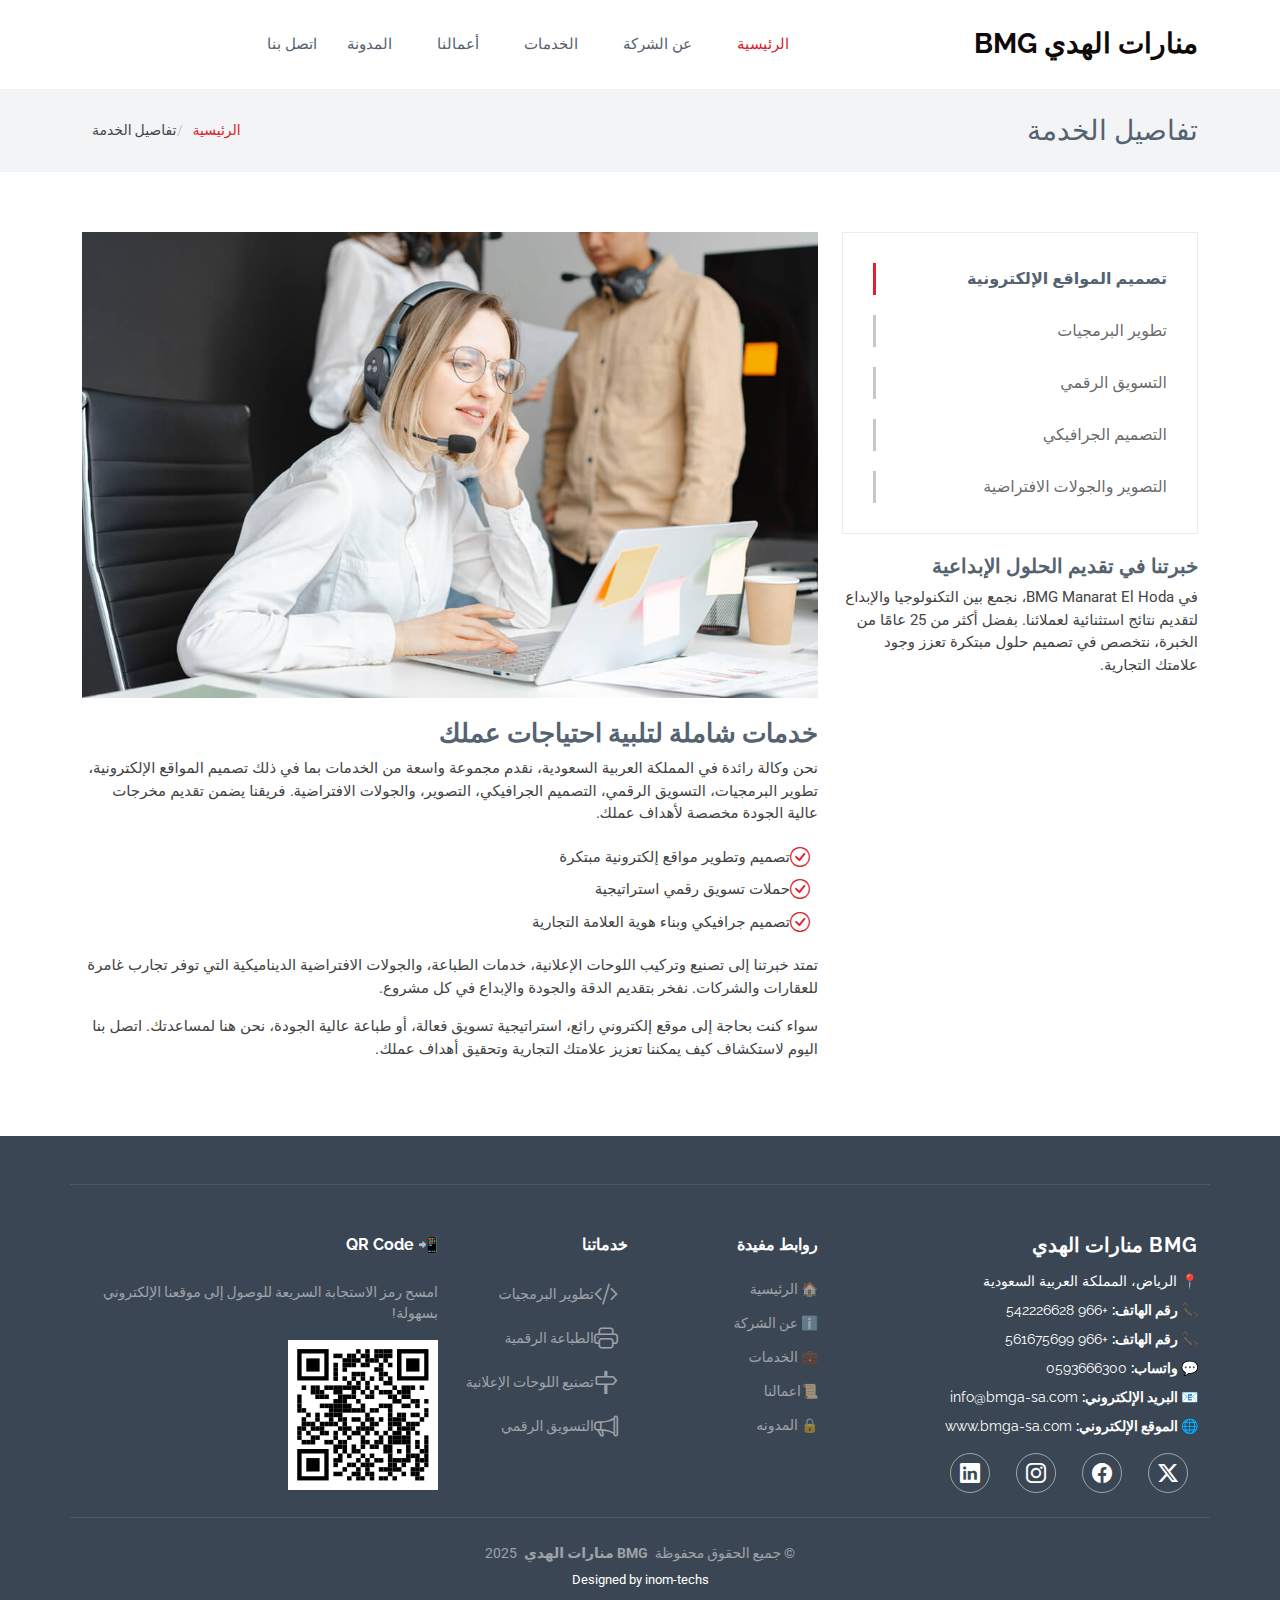
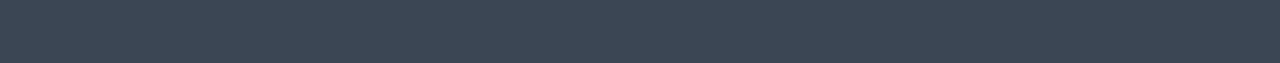
<file: service-details.html>
<head>
  <meta charset="utf-8">
  <meta content="width=device-width, initial-scale=1.0" name="viewport">
  <title>BMG منارات الهدي</title>
  <meta name="description" content="">
  <meta name="keywords" content="">

  <!-- Favicons -->
  <link href="assets/img/favicon.png" rel="icon">
  <link href="assets/img/apple-touch-icon.png" rel="apple-touch-icon">

  <!-- Fonts -->
  <link href="https://fonts.googleapis.com" rel="preconnect">
  <link href="https://fonts.gstatic.com" rel="preconnect" crossorigin>
  <link
    href="https://fonts.googleapis.com/css2?family=Roboto:ital,wght@0,100;0,300;0,400;0,500;0,700;0,900;1,100;1,300;1,400;1,500;1,700;1,900&family=Poppins:ital,wght@0,100;0,200;0,300;0,400;0,500;0,600;0,700;0,800;0,900;1,100;1,200;1,300;1,400;1,500;1,600;1,700;1,800;1,900&family=Raleway:ital,wght@0,100;0,200;0,300;0,400;0,500;0,600;0,700;0,800;0,900;1,100;1,200;1,300;1,400;1,500;1,600;1,700;1,800;1,900&display=swap"
    rel="stylesheet">

  <!-- Vendor CSS Files -->
  <link href="assets/vendor/bootstrap/css/bootstrap.min.css" rel="stylesheet">
  <link href="assets/vendor/bootstrap-icons/bootstrap-icons.css" rel="stylesheet">
  <link href="assets/vendor/aos/aos.css" rel="stylesheet">
  <link href="assets/vendor/glightbox/css/glightbox.min.css" rel="stylesheet">
  <link href="assets/vendor/swiper/swiper-bundle.min.css" rel="stylesheet">

  <!-- Main CSS File -->
  <link href="assets/css/main.css" rel="stylesheet">


</head>

<body class="index-page">

  <header id="header" class="header d-flex align-items-center sticky-top">
    <div class="m container-fluid container-xl position-relative d-flex align-items-center">
      <a href="index.html" class="logo d-flex align-items-center me-auto">
        <!-- Uncomment the line below if you also wish to use an image logo -->
        <!-- <img src="assets/img/logo.png" alt=""> -->
        <h1 class="sitename" style="color: rgb(14, 10, 10); font-weight: bold; white-space: nowrap;">منارات الهدي BMG
        </h1>
      </a>
      <nav id="navmenu" class="navmenu mx-auto">
        <ul class="">
          <li><a href="index.html" class="active">الرئيسية</a></li>
          <li><a href="about.html"><span>عن الشركة</span>
          <li><a href="services.html">الخدمات</a></li>
          <li><a href="portfolio.html">أعمالنا</a></li>
          <li><a href="blog.html">المدونة</a></li>
          <li><a href="contact.html">اتصل بنا</a></li>
        </ul>
        <i class="mobile-nav-toggle d-xl-none bi bi-list"></i>
      </nav>
    </div>
  </header>
  <main class="main">

    <!-- Page Title -->
    <div class="page-title light-background">
      <div class="container d-lg-flex justify-content-between align-items-center">
        <h1 class="mb-2 mb-lg-0">تفاصيل الخدمة</h1>
        <nav class="breadcrumbs">
          <ol>
            <li><a href="index.html">الرئيسية</a></li>
            <li class="current">تفاصيل الخدمة</li>
          </ol>
        </nav>
      </div>
    </div><!-- End Page Title -->
    <section id="service-details" class="service-details section">
      <div class="container">
        <div class="row gy-4">
          <div class="col-lg-4" data-aos="fade-up" data-aos-delay="100">
            <div class="services-list">
              <a href="#" class="active">تصميم المواقع الإلكترونية</a>
              <a href="#">تطوير البرمجيات</a>
              <a href="#">التسويق الرقمي</a>
              <a href="#">التصميم الجرافيكي</a>
              <a href="#">التصوير والجولات الافتراضية</a>
            </div>
            <h4>خبرتنا في تقديم الحلول الإبداعية</h4>
            <p>في BMG Manarat El Hoda، نجمع بين التكنولوجيا والإبداع لتقديم نتائج استثنائية لعملائنا. بفضل أكثر من 25
              عامًا من الخبرة، نتخصص في تصميم حلول مبتكرة تعزز وجود علامتك التجارية.</p>
          </div>
          <div class="col-lg-8" data-aos="fade-up" data-aos-delay="200">
            <img src="assets/img/services.jpg" alt="خدماتنا" class="img-fluid services-img">
            <h3>خدمات شاملة لتلبية احتياجات عملك</h3>
            <p>
              نحن وكالة رائدة في المملكة العربية السعودية، نقدم مجموعة واسعة من الخدمات بما في ذلك تصميم المواقع
              الإلكترونية، تطوير البرمجيات، التسويق الرقمي، التصميم الجرافيكي، التصوير، والجولات الافتراضية. فريقنا يضمن
              تقديم مخرجات عالية الجودة مخصصة لأهداف عملك.
            </p>
            <ul>
              <li><i class="bi bi-check-circle"></i> <span>تصميم وتطوير مواقع إلكترونية مبتكرة</span></li>
              <li><i class="bi bi-check-circle"></i> <span>حملات تسويق رقمي استراتيجية</span></li>
              <li><i class="bi bi-check-circle"></i> <span>تصميم جرافيكي وبناء هوية العلامة التجارية</span></li>
            </ul>
            <p>
              تمتد خبرتنا إلى تصنيع وتركيب اللوحات الإعلانية، خدمات الطباعة، والجولات الافتراضية الديناميكية التي توفر
              تجارب غامرة للعقارات والشركات. نفخر بتقديم الدقة والجودة والإبداع في كل مشروع.
            </p>
            <p>
              سواء كنت بحاجة إلى موقع إلكتروني رائع، استراتيجية تسويق فعالة، أو طباعة عالية الجودة، نحن هنا لمساعدتك.
              اتصل بنا اليوم لاستكشاف كيف يمكننا تعزيز علامتك التجارية وتحقيق أهداف عملك.
            </p>
          </div>
        </div>
      </div>
    </section><!-- /Service Details Section -->
  </main>

  <footer id="footer" class="footer dark-background py-5">
    <div class="container footer-top">
      <div class="row gy-4">
      
      <!-- قسم التعريف بالشركة -->
      <div class="col-lg-4 col-md-6 footer-about">
        <a href="index.html" class="logo d-flex align-items-center mb-3">
        <span class="sitename fw-bold fs-5">BMG منارات الهدي</span>
        </a>
        <div class="footer-contact">
        <p class="mb-2">📍 الرياض، المملكة العربية السعودية</p>
        <p class="mb-2"><strong>📞 رقم الهاتف:</strong> <a href="tel:+966542226628" class="text-white">+966 542226628</a></p>
        <p class="mb-2"><strong>📞 رقم الهاتف:</strong> <a href="tel:+966561675699" class="text-white">+966 561675699</a></p>
        <p class="mb-2"><strong>💬 واتساب:</strong> <a href="https://wa.me/0593666300" target="_blank" class="text-white">0593666300</a></p>
        <p class="mb-2"><strong>📧 البريد الإلكتروني:</strong> <span class="text-white">info@bmga-sa.com</span></p>
        <p><strong>🌐 الموقع الإلكتروني:</strong> <a href="http://www.bmga-sa.com" class="text-white">www.bmga-sa.com</a></p>
        </div>
        <div class="social-links d-flex gap-3 mt-3">
        <a href="#" class="text-white fs-5"><i class="bi bi-twitter-x"></i></a>
        <a href="https://www.facebook.com/inomtechs2022?mibextid=ZbWKwL" class="text-white fs-5"><i class="bi bi-facebook"></i></a>
        <a href="https://www.instagram.com/inomtechs98?igsh=MXd1dnNqYWN4cGdo" class="text-white fs-5"><i class="bi bi-instagram"></i></a>
        <a href="#" class="text-white fs-5"><i class="bi bi-linkedin"></i></a>
        </div>
      </div>
    
      <!-- روابط مفيدة -->
      <div class="col-lg-2 col-md-3 footer-links">
        <h4 class="fw-bold fs-6 mb-3">روابط مفيدة</h4>
        <ul class="list-unstyled">
        <li><a href="index.html" class="text-white-50">🏠 الرئيسية</a></li>
        <li><a href="about.html" class="text-white-50">ℹ️ عن الشركة</a></li>
        <li><a href="services.html" class="text-white-50">💼 الخدمات</a></li>
        <li><a href="portfolio.html" class="text-white-50">📜اعمالنا </a></li>
        <li><a href="blog.html" class="text-white-50">🔒  المدونه</a></li>
        </ul>
      </div>
    
      <!-- خدماتنا -->
      <div class="col-lg-2 col-md-3 footer-links">
        <h4 class="fw-bold fs-6 mb-3">خدماتنا</h4>
        <ul class="list-unstyled">
          <li class="text-white-50"><i class="bi bi-code-slash fs-4 me-2"></i> تطوير البرمجيات</li>
          <li class="text-white-50"><i class="bi bi-printer fs-4 me-2"></i> الطباعة الرقمية</li>
          <li class="text-white-50"><i class="bi bi-signpost fs-4 me-2"></i> تصنيع اللوحات الإعلانية</li>
          <li class="text-white-50"><i class="bi bi-megaphone fs-4 me-2"></i> التسويق الرقمي</li>
        </ul>
      </div>
    
      <!-- QR Code -->
      <div class="col-lg-4 col-md-12 footer-newsletter">
        <h4 class="fw-bold fs-6 mb-3">📲 QR Code</h4>
        <p class="text-white-50">امسح رمز الاستجابة السريعة للوصول إلى موقعنا الإلكتروني بسهولة!</p>
        <img src="assets/img/hiro/Untitled.svg" alt="QR Code" class="img-fluid" style="width: 150px; height: 150px;">
      </div>
      
      </div>
    </div>
  
    <!-- الحقوق -->
    <div class="container copyright text-center mt-4">
      <p class="text-white-50">© جميع الحقوق محفوظة <strong class="sitename px-1">BMG منارات الهدي</strong> 2025</p>
      <div class="credits">
        Designed by <a href="https://inom-techs.com/" class="text-white">inom-techs</a>
      </div>
    </div>
  </footer>
  
  <a href="#" id="scroll-top" class="scroll-top d-flex align-items-center justify-content-center"><i
      class="bi bi-arrow-up-short"></i></a>

  <!-- Preloader -->
  <div id="preloader"></div>

  <!-- Vendor JS Files -->
  <script src="assets/vendor/bootstrap/js/bootstrap.bundle.min.js"></script>
  <script src="assets/vendor/php-email-form/validate.js"></script>
  <script src="assets/vendor/aos/aos.js"></script>
  <script src="assets/vendor/glightbox/js/glightbox.min.js"></script>
  <script src="assets/vendor/imagesloaded/imagesloaded.pkgd.min.js"></script>
  <script src="assets/vendor/isotope-layout/isotope.pkgd.min.js"></script>
  <script src="assets/vendor/purecounter/purecounter_vanilla.js"></script>
  <script src="assets/vendor/waypoints/noframework.waypoints.js"></script>
  <script src="assets/vendor/swiper/swiper-bundle.min.js"></script>

  <!-- Main JS File -->
  <script src="assets/js/main.js"></script>

</body>

</html>
</file>
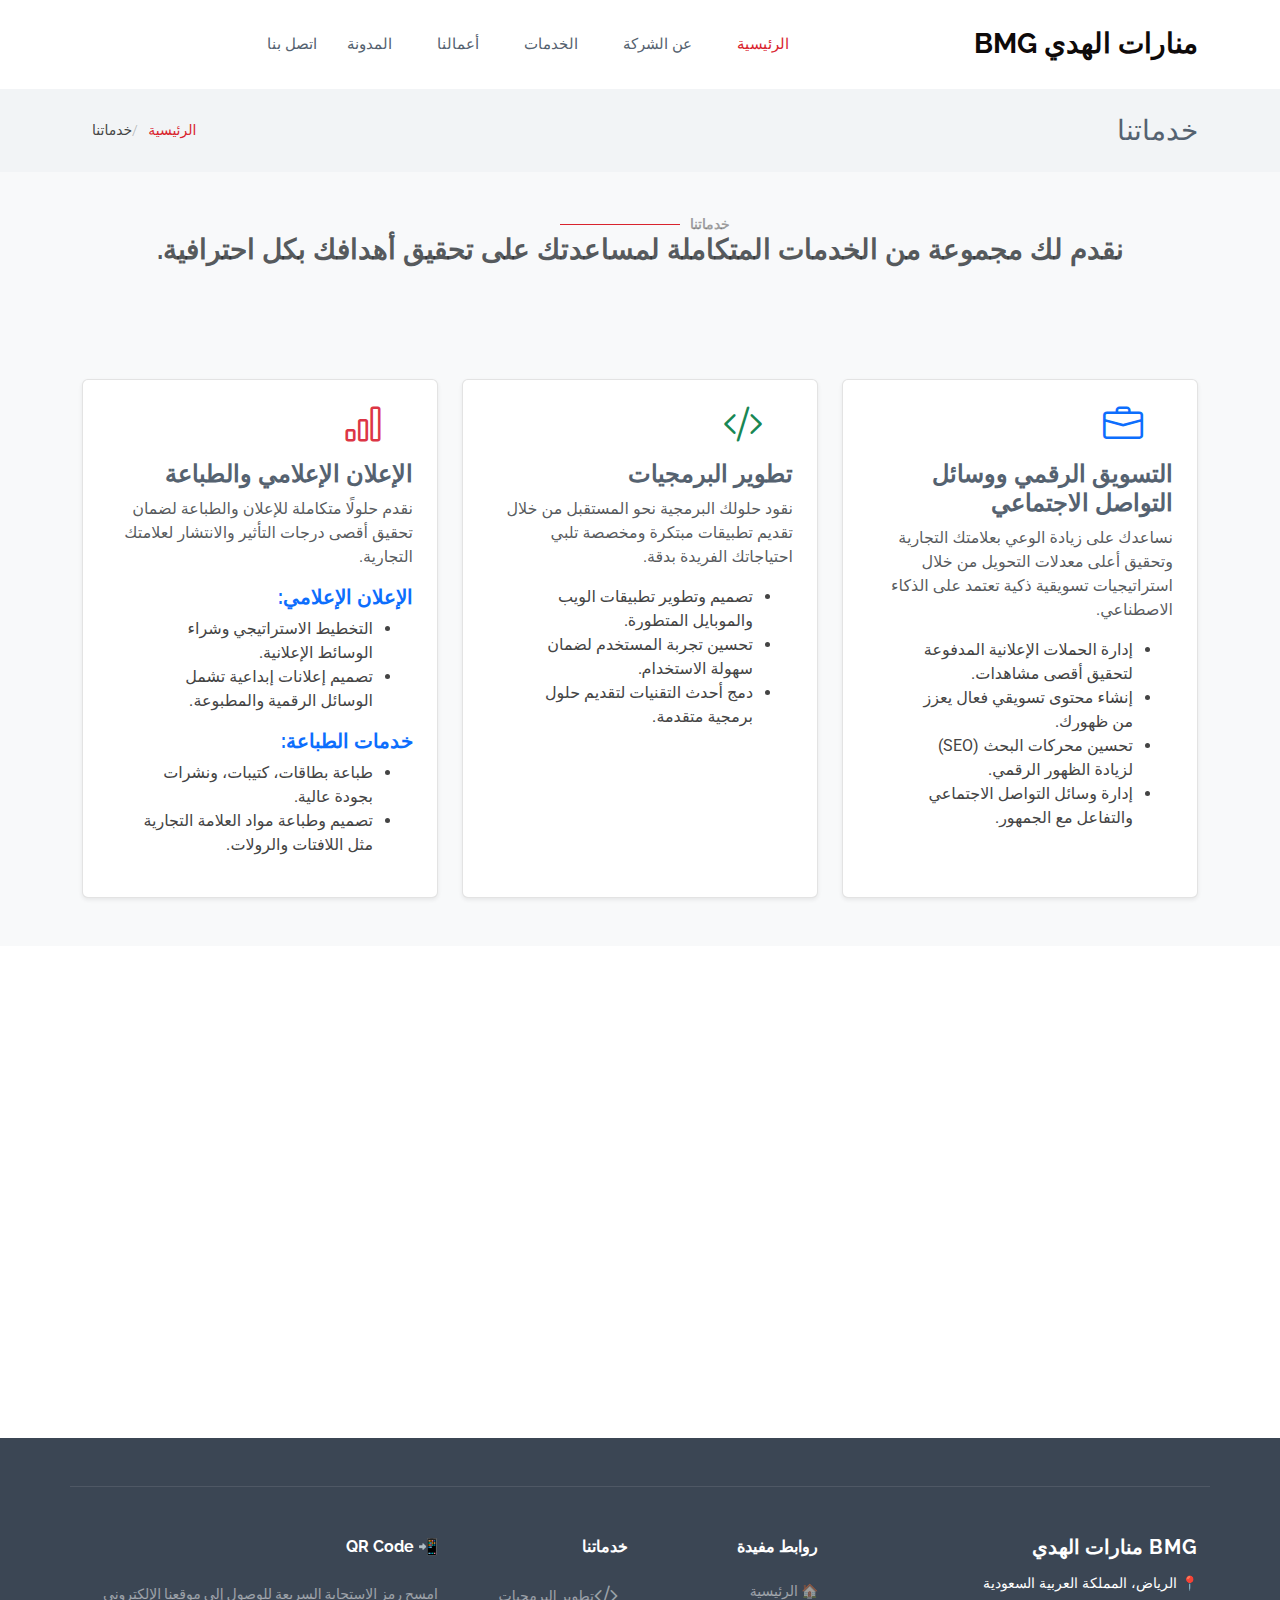
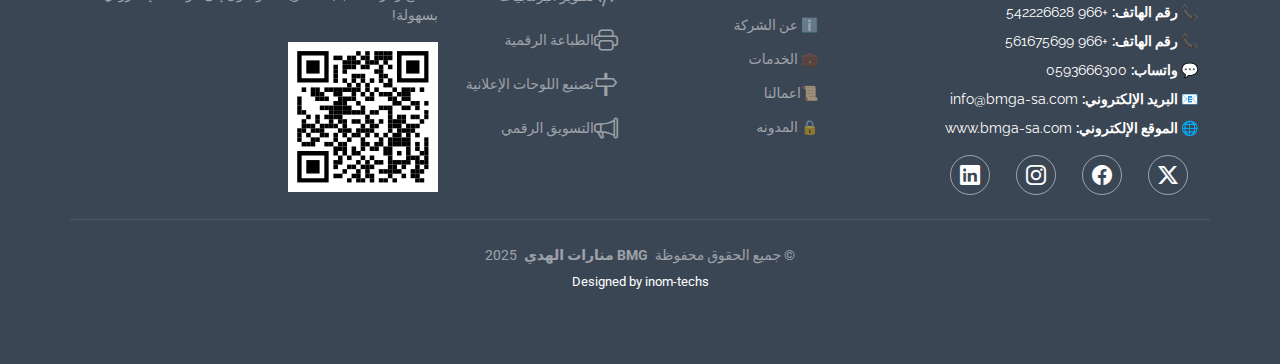
<file: services.html>
<head>
  <meta charset="utf-8">
  <meta content="width=device-width, initial-scale=1.0" name="viewport">
  <title>BMG منارات الهدي</title>
  <meta name="description" content="">
  <meta name="keywords" content="">

  <!-- Favicons -->
  <link href="assets/img/favicon.png" rel="icon">
  <link href="assets/img/apple-touch-icon.png" rel="apple-touch-icon">

  <!-- Fonts -->
  <link href="https://fonts.googleapis.com" rel="preconnect">
  <link href="https://fonts.gstatic.com" rel="preconnect" crossorigin>
  <link
    href="https://fonts.googleapis.com/css2?family=Roboto:ital,wght@0,100;0,300;0,400;0,500;0,700;0,900;1,100;1,300;1,400;1,500;1,700;1,900&family=Poppins:ital,wght@0,100;0,200;0,300;0,400;0,500;0,600;0,700;0,800;0,900;1,100;1,200;1,300;1,400;1,500;1,600;1,700;1,800;1,900&family=Raleway:ital,wght@0,100;0,200;0,300;0,400;0,500;0,600;0,700;0,800;0,900;1,100;1,200;1,300;1,400;1,500;1,600;1,700;1,800;1,900&display=swap"
    rel="stylesheet">

  <!-- Vendor CSS Files -->
  <link href="assets/vendor/bootstrap/css/bootstrap.min.css" rel="stylesheet">
  <link href="assets/vendor/bootstrap-icons/bootstrap-icons.css" rel="stylesheet">
  <link href="assets/vendor/aos/aos.css" rel="stylesheet">
  <link href="assets/vendor/glightbox/css/glightbox.min.css" rel="stylesheet">
  <link href="assets/vendor/swiper/swiper-bundle.min.css" rel="stylesheet">

  <!-- Main CSS File -->
  <link href="assets/css/main.css" rel="stylesheet">


</head>

<body class="index-page">

  <header id="header" class="header d-flex align-items-center sticky-top">
    <div class="m container-fluid container-xl position-relative d-flex align-items-center">
      <a href="index.html" class="logo d-flex align-items-center me-auto">
        <!-- Uncomment the line below if you also wish to use an image logo -->
        <!-- <img src="assets/img/logo.png" alt=""> -->
        <h1 class="sitename" style="color: rgb(14, 10, 10); font-weight: bold; white-space: nowrap;">منارات الهدي BMG
        </h1>
      </a>
      <nav id="navmenu" class="navmenu mx-auto">
        <ul class="">
          <li><a href="index.html" class="active">الرئيسية</a></li>
          <li><a href="about.html"><span>عن الشركة</span>
          <li><a href="services.html">الخدمات</a></li>
          <li><a href="portfolio.html">أعمالنا</a></li>
          <li><a href="blog.html">المدونة</a></li>
          <li><a href="contact.html">اتصل بنا</a></li>
        </ul>
        <i class="mobile-nav-toggle d-xl-none bi bi-list"></i>
      </nav>
    </div>
  </header>

  <main class="main">

    <!-- Page Title -->
    <div class="page-title light-background">
      <div class="container d-lg-flex justify-content-between align-items-center">
        <h1 class="mb-2 mb-lg-0">خدماتنا</h1>
        <nav class="breadcrumbs">
          <ol>
            <li><a href="index.html">الرئيسية</a></li>
            <li class="current">خدماتنا</li>
          </ol>
        </nav>
      </div>
    </div><!-- End Page Title -->

<!-- Services Section -->
<section id="services" class="services section bg-light py-5" dir="rtl">
  <div class="container">
    <div class="section-title text-center mb-5">
      <h2 class="fw-bold">خدماتنا</h2>
      <p class="text-muted">نقدم لك مجموعة من الخدمات المتكاملة لمساعدتك على تحقيق أهدافك بكل احترافية.</p>
    </div>

    <div class="row g-4">
      <!-- Service Item 1: Digital Marketing -->
      <div class="col-lg-4 col-md-6" data-aos="fade-up" data-aos-delay="100">
        <div class="service-item h-100 d-flex flex-column text-end p-4 shadow-sm bg-white rounded">
          <div class="icon mb-3">
            <i class="bi bi-briefcase fs-1 text-primary"></i>
          </div>
          <h4 class="fw-bold">التسويق الرقمي ووسائل التواصل الاجتماعي</h4>
          <p class="text-muted">
            نساعدك على زيادة الوعي بعلامتك التجارية وتحقيق أعلى معدلات التحويل من خلال استراتيجيات تسويقية ذكية تعتمد على الذكاء الاصطناعي.
          </p>
          <ul class="text-end flex-grow-1">
            <li>إدارة الحملات الإعلانية المدفوعة لتحقيق أقصى مشاهدات.</li>
            <li>إنشاء محتوى تسويقي فعال يعزز من ظهورك.</li>
            <li>تحسين محركات البحث (SEO) لزيادة الظهور الرقمي.</li>
            <li>إدارة وسائل التواصل الاجتماعي والتفاعل مع الجمهور.</li>
          </ul>
        </div>
      </div>

      <!-- Service Item 2: Software Development -->
      <div class="col-lg-4 col-md-6" data-aos="fade-up" data-aos-delay="200">
        <div class="service-item h-100 d-flex flex-column text-end p-4 shadow-sm bg-white rounded">
          <div class="icon mb-3">
            <i class="bi bi-code-slash fs-1 text-success"></i>
          </div>
          <h4 class="fw-bold">تطوير البرمجيات</h4>
          <p class="text-muted">
            نقود حلولك البرمجية نحو المستقبل من خلال تقديم تطبيقات مبتكرة ومخصصة تلبي احتياجاتك الفريدة بدقة.
          </p>
          <ul class="text-end flex-grow-1">
            <li>تصميم وتطوير تطبيقات الويب والموبايل المتطورة.</li>
            <li>تحسين تجربة المستخدم لضمان سهولة الاستخدام.</li>
            <li>دمج أحدث التقنيات لتقديم حلول برمجية متقدمة.</li>
          </ul>
        </div>
      </div>

      <!-- Service Item 3: Media Advertising & Printing -->
      <div class="col-lg-4 col-md-12" data-aos="fade-up" data-aos-delay="300">
        <div class="service-item h-100 d-flex flex-column text-end p-4 shadow-sm bg-white rounded">
          <div class="icon mb-3">
            <i class="bi bi-bar-chart fs-1 text-danger"></i>
          </div>
          <h4 class="fw-bold">الإعلان الإعلامي والطباعة</h4>
          <p class="text-muted">
            نقدم حلولًا متكاملة للإعلان والطباعة لضمان تحقيق أقصى درجات التأثير والانتشار لعلامتك التجارية.
          </p>
          <h5 class="fw-bold text-primary">الإعلان الإعلامي:</h5>
          <ul class="text-end flex-grow-1">
            <li>التخطيط الاستراتيجي وشراء الوسائط الإعلانية.</li>
            <li>تصميم إعلانات إبداعية تشمل الوسائل الرقمية والمطبوعة.</li>
          </ul>
          <h5 class="fw-bold text-primary">خدمات الطباعة:</h5>
          <ul class="text-end">
            <li>طباعة بطاقات، كتيبات، ونشرات بجودة عالية.</li>
            <li>تصميم وطباعة مواد العلامة التجارية مثل اللافتات والرولات.</li>
          </ul>
        </div>
      </div>
    </div>
  </div>
</section>
<!-- End Services Section -->


  <!-- Features Section -->
<section id="features" class="features section">
  <!-- Section Title -->
  <div class="container section-title" data-aos="fade-up">
    <h2>خدماتنا</h2>
    <p>اكتشف ما نقدمه لك<br></p>
  </div><!-- End Section Title -->
  <div class="container" data-aos="fade-up" data-aos-delay="100">
    <div class="row">
      <div class="col-lg-3">
        <ul class="nav nav-tabs flex-column">
          <li class="nav-item">
            <a class="nav-link active show" data-bs-toggle="tab" href="#features-tab-1"> التسويق الرقمي و عبر وسائل التواصل الاجتماعي</a>
          </li>
          <li class="nav-item">
            <a class="nav-link" data-bs-toggle="tab" href="#features-tab-2"> تطوير البرمجيات</a>
          </li>
          <li class="nav-item">
            <a class="nav-link" data-bs-toggle="tab" href="#features-tab-3"> خدمات الإعلان الإعلامي والطباعة</a>
          </li>
        </ul>
      </div>
      <div class="col-lg-9 mt-4 mt-lg-0">
        <div class="tab-content">
          <div class="tab-pane active show" id="features-tab-1">
            <div class="row">
              <div class="col-lg-8 details order-2 order-lg-1">
                <h3>زيادة الوعي بعلامتك التجارية </h3>
                <p class="fst-italic">نساعدك على تحقيق أعلى معدلات التحويل عبر استراتيجيات تسويقية ذكية تعتمد على الذكاء الاصطناعي.</p>
                <ul>
                  <li>إدارة الحملات الإعلانية لتحقيق أقصى المشاهدات والمبيعات.</li>
                  <li>إنشاء محتوى تسويقي يعزز ظهورك الرقمي.</li>
                  <li>تحسين محركات البحث SEO لضمان ظهورك في نتائج البحث.</li>
                  <li>إدارة وسائل التواصل الاجتماعي وتقديم محتوى إبداعي.</li>
                </ul>
              </div>
              <div class="col-lg-4 text-center order-1 order-lg-2">
                <img src="assets/img/tabs/tab-1.png" alt="التسويق الرقمي" class="img-fluid">
              </div>
            </div>
          </div>
          <div class="tab-pane" id="features-tab-2">
            <div class="row">
              <div class="col-lg-8 details order-2 order-lg-1">
                <h3>تطوير البرمجيات</h3>
                <p class="fst-italic">نقدم حلولًا مبتكرة في تصميم وتطوير تطبيقات الويب والموبايل بتقنيات متقدمة.</p>
                <p>نحرص على تقديم تجربة مستخدم سلسة وأداء عالي الجودة، مما يساعد في تطوير أعمالك الرقمية بكفاءة.</p>
              </div>
              <div class="col-lg-4 text-center order-1 order-lg-2">
                <img src="assets/img/tabs/tab-2.png" alt="تطوير البرمجيات" class="img-fluid">
              </div>
            </div>
          </div>
          <div class="tab-pane" id="features-tab-3">
            <div class="row">
              <div class="col-lg-8 details order-2 order-lg-1">
                <h3>خدمات الإعلان الإعلامي والطباعة</h3>
                <p class="fst-italic">نساعدك على تعزيز ظهور علامتك التجارية عبر حلول إعلانية متكاملة.</p>
                <ul>
                  <li>الإعلانات على وسائل التواصل الاجتماعي وإعلانات جوجل.</li>
                  <li>تصميم وطباعة مواد العلامة التجارية مثل اللافتات والملصقات.</li>
                  <li>الطباعة الكبيرة للوحات الإعلانية والبانرات بجودة عالية.</li>
                  <li>تخطيط استراتيجي لحملات إعلانية مؤثرة.</li>
                </ul>
              </div>
              <div class="col-lg-4 text-center order-1 order-lg-2">
                <img src="assets/img/tabs/tab-3.png" alt="الإعلان والطباعة" class="img-fluid">
              </div>
            </div>
          </div>
        </div>
      </div>
    </div>
  </div>
</section><!-- /Features Section -->

  </main>

  <footer id="footer" class="footer dark-background py-5">
    <div class="container footer-top">
      <div class="row gy-4">
      
      <!-- قسم التعريف بالشركة -->
      <div class="col-lg-4 col-md-6 footer-about">
        <a href="index.html" class="logo d-flex align-items-center mb-3">
        <span class="sitename fw-bold fs-5">BMG منارات الهدي</span>
        </a>
        <div class="footer-contact">
        <p class="mb-2">📍 الرياض، المملكة العربية السعودية</p>
        <p class="mb-2"><strong>📞 رقم الهاتف:</strong> <a href="tel:+966542226628" class="text-white">+966 542226628</a></p>
        <p class="mb-2"><strong>📞 رقم الهاتف:</strong> <a href="tel:+966561675699" class="text-white">+966 561675699</a></p>
        <p class="mb-2"><strong>💬 واتساب:</strong> <a href="https://wa.me/0593666300" target="_blank" class="text-white">0593666300</a></p>
        <p class="mb-2"><strong>📧 البريد الإلكتروني:</strong> <span class="text-white">info@bmga-sa.com</span></p>
        <p><strong>🌐 الموقع الإلكتروني:</strong> <a href="http://www.bmga-sa.com" class="text-white">www.bmga-sa.com</a></p>
        </div>
        <div class="social-links d-flex gap-3 mt-3">
        <a href="#" class="text-white fs-5"><i class="bi bi-twitter-x"></i></a>
        <a href="https://www.facebook.com/inomtechs2022?mibextid=ZbWKwL" class="text-white fs-5"><i class="bi bi-facebook"></i></a>
        <a href="https://www.instagram.com/inomtechs98?igsh=MXd1dnNqYWN4cGdo" class="text-white fs-5"><i class="bi bi-instagram"></i></a>
        <a href="#" class="text-white fs-5"><i class="bi bi-linkedin"></i></a>
        </div>
      </div>
    
      <!-- روابط مفيدة -->
      <div class="col-lg-2 col-md-3 footer-links">
        <h4 class="fw-bold fs-6 mb-3">روابط مفيدة</h4>
        <ul class="list-unstyled">
        <li><a href="index.html" class="text-white-50">🏠 الرئيسية</a></li>
        <li><a href="about.html" class="text-white-50">ℹ️ عن الشركة</a></li>
        <li><a href="services.html" class="text-white-50">💼 الخدمات</a></li>
        <li><a href="portfolio.html" class="text-white-50">📜اعمالنا </a></li>
        <li><a href="blog.html" class="text-white-50">🔒  المدونه</a></li>
        </ul>
      </div>
    
      <!-- خدماتنا -->
      <div class="col-lg-2 col-md-3 footer-links">
        <h4 class="fw-bold fs-6 mb-3">خدماتنا</h4>
        <ul class="list-unstyled">
          <li class="text-white-50"><i class="bi bi-code-slash fs-4 me-2"></i> تطوير البرمجيات</li>
          <li class="text-white-50"><i class="bi bi-printer fs-4 me-2"></i> الطباعة الرقمية</li>
          <li class="text-white-50"><i class="bi bi-signpost fs-4 me-2"></i> تصنيع اللوحات الإعلانية</li>
          <li class="text-white-50"><i class="bi bi-megaphone fs-4 me-2"></i> التسويق الرقمي</li>
        </ul>
      </div>
    
      <!-- QR Code -->
      <div class="col-lg-4 col-md-12 footer-newsletter">
        <h4 class="fw-bold fs-6 mb-3">📲 QR Code</h4>
        <p class="text-white-50">امسح رمز الاستجابة السريعة للوصول إلى موقعنا الإلكتروني بسهولة!</p>
        <img src="assets/img/hiro/Untitled.svg" alt="QR Code" class="img-fluid" style="width: 150px; height: 150px;">
      </div>
      
      </div>
    </div>
  
    <!-- الحقوق -->
    <div class="container copyright text-center mt-4">
      <p class="text-white-50">© جميع الحقوق محفوظة <strong class="sitename px-1">BMG منارات الهدي</strong> 2025</p>
      <div class="credits">
        Designed by <a href="https://inom-techs.com/" class="text-white">inom-techs</a>
      </div>
    </div>
  </footer>
  
  <a href="#" id="scroll-top" class="scroll-top d-flex align-items-center justify-content-center"><i
      class="bi bi-arrow-up-short"></i></a>

  <!-- Preloader -->
  <div id="preloader"></div>

  <!-- Vendor JS Files -->
  <script src="assets/vendor/bootstrap/js/bootstrap.bundle.min.js"></script>
  <script src="assets/vendor/php-email-form/validate.js"></script>
  <script src="assets/vendor/aos/aos.js"></script>
  <script src="assets/vendor/glightbox/js/glightbox.min.js"></script>
  <script src="assets/vendor/imagesloaded/imagesloaded.pkgd.min.js"></script>
  <script src="assets/vendor/isotope-layout/isotope.pkgd.min.js"></script>
  <script src="assets/vendor/purecounter/purecounter_vanilla.js"></script>
  <script src="assets/vendor/waypoints/noframework.waypoints.js"></script>
  <script src="assets/vendor/swiper/swiper-bundle.min.js"></script>

  <!-- Main JS File -->
  <script src="assets/js/main.js"></script>

</body>

</html>
</file>
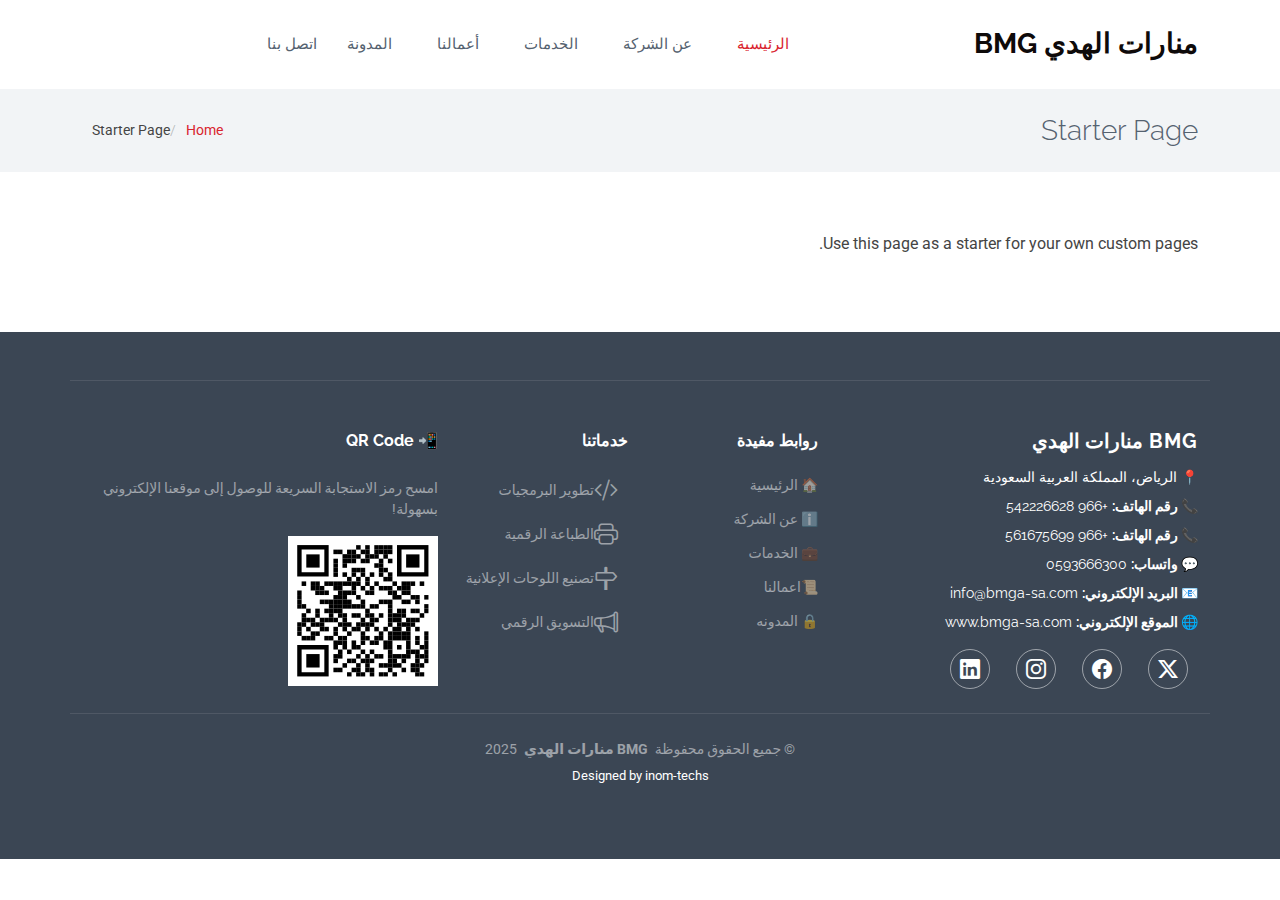
<file: starter-page.html>
<head>
  <meta charset="utf-8">
  <meta content="width=device-width, initial-scale=1.0" name="viewport">
  <title>BMG منارات الهدي</title>
  <meta name="description" content="">
  <meta name="keywords" content="">

  <!-- Favicons -->
  <link href="assets/img/favicon.png" rel="icon">
  <link href="assets/img/apple-touch-icon.png" rel="apple-touch-icon">

  <!-- Fonts -->
  <link href="https://fonts.googleapis.com" rel="preconnect">
  <link href="https://fonts.gstatic.com" rel="preconnect" crossorigin>
  <link
    href="https://fonts.googleapis.com/css2?family=Roboto:ital,wght@0,100;0,300;0,400;0,500;0,700;0,900;1,100;1,300;1,400;1,500;1,700;1,900&family=Poppins:ital,wght@0,100;0,200;0,300;0,400;0,500;0,600;0,700;0,800;0,900;1,100;1,200;1,300;1,400;1,500;1,600;1,700;1,800;1,900&family=Raleway:ital,wght@0,100;0,200;0,300;0,400;0,500;0,600;0,700;0,800;0,900;1,100;1,200;1,300;1,400;1,500;1,600;1,700;1,800;1,900&display=swap"
    rel="stylesheet">

  <!-- Vendor CSS Files -->
  <link href="assets/vendor/bootstrap/css/bootstrap.min.css" rel="stylesheet">
  <link href="assets/vendor/bootstrap-icons/bootstrap-icons.css" rel="stylesheet">
  <link href="assets/vendor/aos/aos.css" rel="stylesheet">
  <link href="assets/vendor/glightbox/css/glightbox.min.css" rel="stylesheet">
  <link href="assets/vendor/swiper/swiper-bundle.min.css" rel="stylesheet">

  <!-- Main CSS File -->
  <link href="assets/css/main.css" rel="stylesheet">

  
</head>

<body class="index-page" >

 
 <header id="header" class="header d-flex align-items-center sticky-top">
    <div class="m container-fluid container-xl position-relative d-flex align-items-center">
      <a href="index.html" class="logo d-flex align-items-center me-auto">
        <!-- Uncomment the line below if you also wish to use an image logo -->
        <!-- <img src="assets/img/logo.png" alt=""> -->
        <h1 class="sitename" style="color: rgb(14, 10, 10); font-weight: bold; white-space: nowrap;">منارات الهدي BMG
        </h1>
      </a>
      <nav id="navmenu" class="navmenu mx-auto">
        <ul class="">
          <li><a href="index.html" class="active">الرئيسية</a></li>
          <li><a href="about.html"><span>عن الشركة</span>
          <li><a href="services.html">الخدمات</a></li>
          <li><a href="portfolio.html">أعمالنا</a></li>
          <li><a href="blog.html">المدونة</a></li>
          <li><a href="contact.html">اتصل بنا</a></li>
        </ul>
        <i class="mobile-nav-toggle d-xl-none bi bi-list"></i>
      </nav>
    </div>
  </header>


  <main class="main">

    <!-- Page Title -->
    <div class="page-title light-background">
      <div class="container d-lg-flex justify-content-between align-items-center">
        <h1 class="mb-2 mb-lg-0">Starter Page</h1>
        <nav class="breadcrumbs">
          <ol>
            <li><a href="index.html">Home</a></li>
            <li class="current">Starter Page</li>
          </ol>
        </nav>
      </div>
    </div><!-- End Page Title -->

    <!-- Starter Section Section -->
    <section id="starter-section" class="starter-section section">

      <div class="container" data-aos="fade-up">
        <p>Use this page as a starter for your own custom pages.</p>
      </div>

    </section><!-- /Starter Section Section -->

  </main>

  <footer id="footer" class="footer dark-background py-5">
    <div class="container footer-top">
      <div class="row gy-4">
      
      <!-- قسم التعريف بالشركة -->
      <div class="col-lg-4 col-md-6 footer-about">
        <a href="index.html" class="logo d-flex align-items-center mb-3">
        <span class="sitename fw-bold fs-5">BMG منارات الهدي</span>
        </a>
        <div class="footer-contact">
        <p class="mb-2">📍 الرياض، المملكة العربية السعودية</p>
        <p class="mb-2"><strong>📞 رقم الهاتف:</strong> <a href="tel:+966542226628" class="text-white">+966 542226628</a></p>
        <p class="mb-2"><strong>📞 رقم الهاتف:</strong> <a href="tel:+966561675699" class="text-white">+966 561675699</a></p>
        <p class="mb-2"><strong>💬 واتساب:</strong> <a href="https://wa.me/0593666300" target="_blank" class="text-white">0593666300</a></p>
        <p class="mb-2"><strong>📧 البريد الإلكتروني:</strong> <span class="text-white">info@bmga-sa.com</span></p>
        <p><strong>🌐 الموقع الإلكتروني:</strong> <a href="http://www.bmga-sa.com" class="text-white">www.bmga-sa.com</a></p>
        </div>
        <div class="social-links d-flex gap-3 mt-3">
        <a href="#" class="text-white fs-5"><i class="bi bi-twitter-x"></i></a>
        <a href="https://www.facebook.com/inomtechs2022?mibextid=ZbWKwL" class="text-white fs-5"><i class="bi bi-facebook"></i></a>
        <a href="https://www.instagram.com/inomtechs98?igsh=MXd1dnNqYWN4cGdo" class="text-white fs-5"><i class="bi bi-instagram"></i></a>
        <a href="#" class="text-white fs-5"><i class="bi bi-linkedin"></i></a>
        </div>
      </div>
    
      <!-- روابط مفيدة -->
      <div class="col-lg-2 col-md-3 footer-links">
        <h4 class="fw-bold fs-6 mb-3">روابط مفيدة</h4>
        <ul class="list-unstyled">
        <li><a href="index.html" class="text-white-50">🏠 الرئيسية</a></li>
        <li><a href="about.html" class="text-white-50">ℹ️ عن الشركة</a></li>
        <li><a href="services.html" class="text-white-50">💼 الخدمات</a></li>
        <li><a href="portfolio.html" class="text-white-50">📜اعمالنا </a></li>
        <li><a href="blog.html" class="text-white-50">🔒  المدونه</a></li>
        </ul>
      </div>
    
      <!-- خدماتنا -->
      <div class="col-lg-2 col-md-3 footer-links">
        <h4 class="fw-bold fs-6 mb-3">خدماتنا</h4>
        <ul class="list-unstyled">
          <li class="text-white-50"><i class="bi bi-code-slash fs-4 me-2"></i> تطوير البرمجيات</li>
          <li class="text-white-50"><i class="bi bi-printer fs-4 me-2"></i> الطباعة الرقمية</li>
          <li class="text-white-50"><i class="bi bi-signpost fs-4 me-2"></i> تصنيع اللوحات الإعلانية</li>
          <li class="text-white-50"><i class="bi bi-megaphone fs-4 me-2"></i> التسويق الرقمي</li>
        </ul>
      </div>
    
      <!-- QR Code -->
      <div class="col-lg-4 col-md-12 footer-newsletter">
        <h4 class="fw-bold fs-6 mb-3">📲 QR Code</h4>
        <p class="text-white-50">امسح رمز الاستجابة السريعة للوصول إلى موقعنا الإلكتروني بسهولة!</p>
        <img src="assets/img/hiro/Untitled.svg" alt="QR Code" class="img-fluid" style="width: 150px; height: 150px;">
      </div>
      
      </div>
    </div>
  
    <!-- الحقوق -->
    <div class="container copyright text-center mt-4">
      <p class="text-white-50">© جميع الحقوق محفوظة <strong class="sitename px-1">BMG منارات الهدي</strong> 2025</p>
      <div class="credits">
        Designed by <a href="https://inom-techs.com/" class="text-white">inom-techs</a>
      </div>
    </div>
  </footer>
  
  <a href="#" id="scroll-top" class="scroll-top d-flex align-items-center justify-content-center"><i class="bi bi-arrow-up-short"></i></a>

  <!-- Preloader -->
  <div id="preloader"></div>

  <!-- Vendor JS Files -->
  <script src="assets/vendor/bootstrap/js/bootstrap.bundle.min.js"></script>
  <script src="assets/vendor/php-email-form/validate.js"></script>
  <script src="assets/vendor/aos/aos.js"></script>
  <script src="assets/vendor/glightbox/js/glightbox.min.js"></script>
  <script src="assets/vendor/imagesloaded/imagesloaded.pkgd.min.js"></script>
  <script src="assets/vendor/isotope-layout/isotope.pkgd.min.js"></script>
  <script src="assets/vendor/purecounter/purecounter_vanilla.js"></script>
  <script src="assets/vendor/waypoints/noframework.waypoints.js"></script>
  <script src="assets/vendor/swiper/swiper-bundle.min.js"></script>

  <!-- Main JS File -->
  <script src="assets/js/main.js"></script>

</body>

</html>
</file>
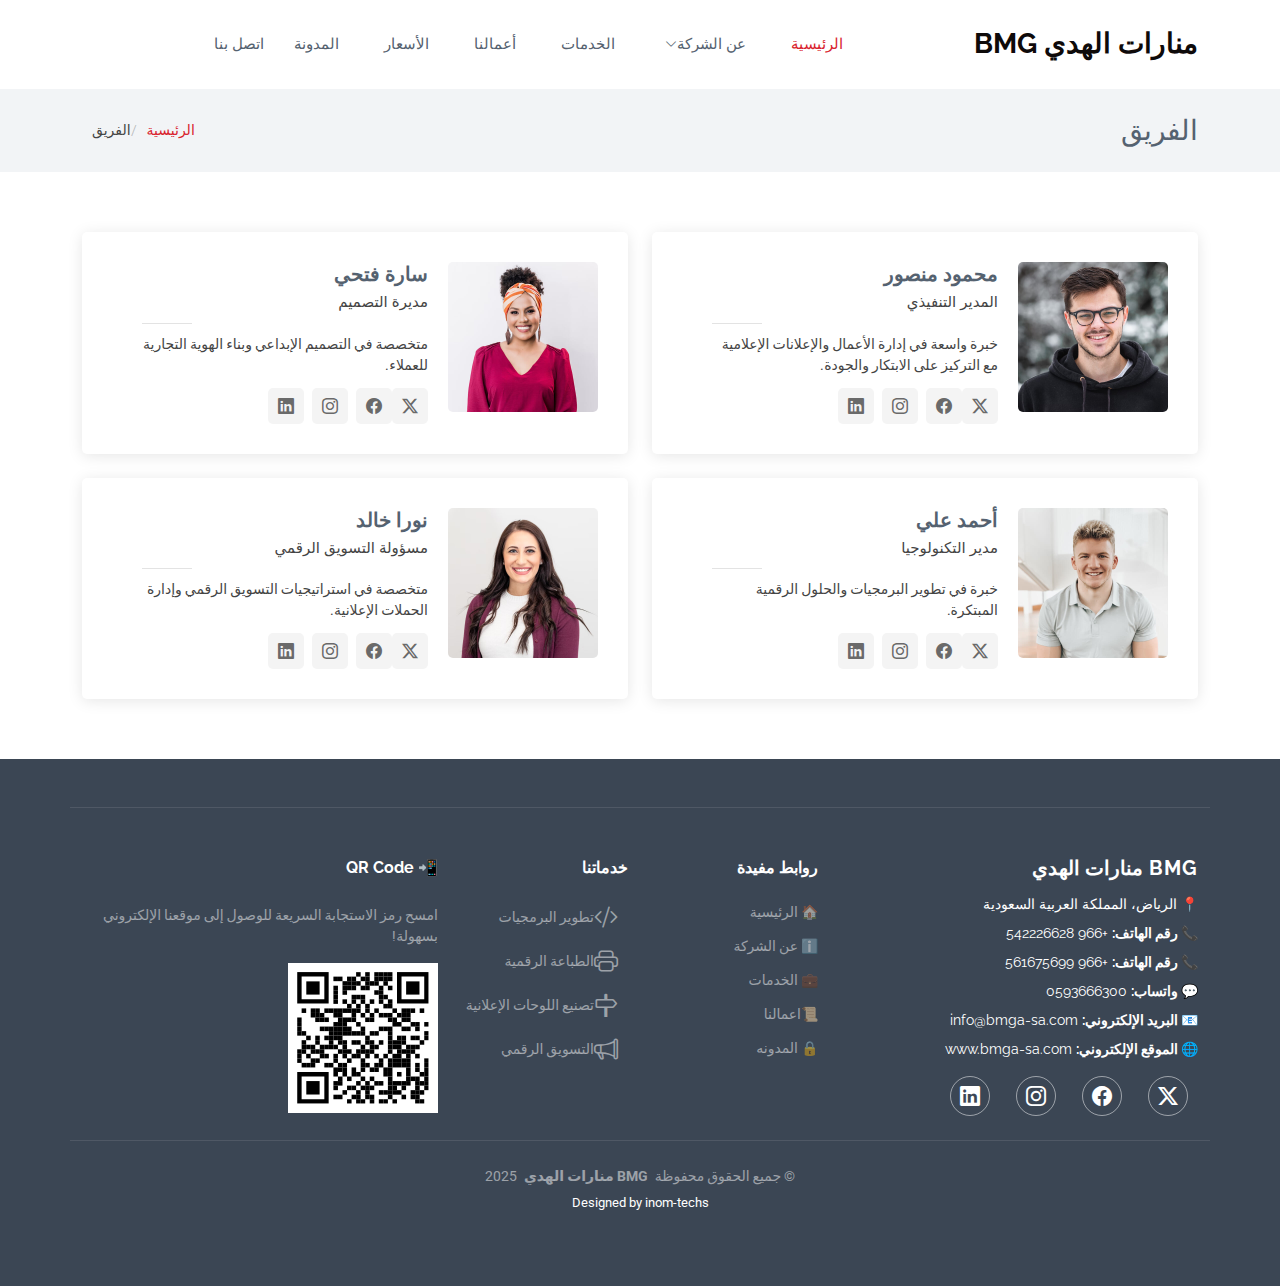
<file: team.html>
<head>
  <meta charset="utf-8">
  <meta content="width=device-width, initial-scale=1.0" name="viewport">
  <title>BMG منارات الهدي</title>
  <meta name="description" content="">
  <meta name="keywords" content="">

  <!-- Favicons -->
  <link href="assets/img/favicon.png" rel="icon">
  <link href="assets/img/apple-touch-icon.png" rel="apple-touch-icon">

  <!-- Fonts -->
  <link href="https://fonts.googleapis.com" rel="preconnect">
  <link href="https://fonts.gstatic.com" rel="preconnect" crossorigin>
  <link
    href="https://fonts.googleapis.com/css2?family=Roboto:ital,wght@0,100;0,300;0,400;0,500;0,700;0,900;1,100;1,300;1,400;1,500;1,700;1,900&family=Poppins:ital,wght@0,100;0,200;0,300;0,400;0,500;0,600;0,700;0,800;0,900;1,100;1,200;1,300;1,400;1,500;1,600;1,700;1,800;1,900&family=Raleway:ital,wght@0,100;0,200;0,300;0,400;0,500;0,600;0,700;0,800;0,900;1,100;1,200;1,300;1,400;1,500;1,600;1,700;1,800;1,900&display=swap"
    rel="stylesheet">

  <!-- Vendor CSS Files -->
  <link href="assets/vendor/bootstrap/css/bootstrap.min.css" rel="stylesheet">
  <link href="assets/vendor/bootstrap-icons/bootstrap-icons.css" rel="stylesheet">
  <link href="assets/vendor/aos/aos.css" rel="stylesheet">
  <link href="assets/vendor/glightbox/css/glightbox.min.css" rel="stylesheet">
  <link href="assets/vendor/swiper/swiper-bundle.min.css" rel="stylesheet">

  <!-- Main CSS File -->
  <link href="assets/css/main.css" rel="stylesheet">


</head>

<body class="index-page">

  <header id="header" class="header d-flex align-items-center sticky-top">
    <div class="m container-fluid container-xl position-relative d-flex align-items-center">
      <a href="index.html" class="logo d-flex align-items-center me-auto">
        <!-- Uncomment the line below if you also wish to use an image logo -->
        <!-- <img src="assets/img/logo.png" alt=""> -->
        <h1 class="sitename" style="color: rgb(14, 10, 10); font-weight: bold; white-space: nowrap;">منارات الهدي BMG
        </h1>
      </a>
      <nav id="navmenu" class="navmenu mx-auto">
        <ul class="">
          <li><a href="index.html" class="active">الرئيسية</a></li>
          <li class="dropdown"><a href="about.html"><span>عن الشركة</span> <i
                class="bi bi-chevron-down toggle-dropdown"></i></a>
            <ul>
              <li><a href="team.html">الفريق</a></li>
              <li><a href="testimonials.html">آراء العملاء</a></li>
              <li class="dropdown"><a href="#"><span>خدماتنا</span> <i
                    class="bi bi-chevron-down toggle-dropdown"></i></a>
                <ul>
                  <li><a href="#">التصميم الإبداعي</a></li>
                  <li><a href="#">الطباعة الرقمية</a></li>
                  <li><a href="#">التصوير الاحترافي</a></li>
                  <li><a href="#">تصنيع اللوحات الإعلانية</a></li>
                  <li><a href="#">التسويق الرقمي</a></li>
                </ul>
              </li>
            </ul>
          </li>
          <li><a href="services.html">الخدمات</a></li>
          <li><a href="portfolio.html">أعمالنا</a></li>
          <li><a href="pricing.html">الأسعار</a></li>
          <li><a href="blog.html">المدونة</a></li>
          <li><a href="contact.html">اتصل بنا</a></li>
        </ul>
        <i class="mobile-nav-toggle d-xl-none bi bi-list"></i>
      </nav>
    </div>
  </header>

  <main class="main">

    <!-- Page Title -->
    <div class="page-title light-background">
      <div class="container d-lg-flex justify-content-between align-items-center">
        <h1 class="mb-2 mb-lg-0">الفريق</h1>
        <nav class="breadcrumbs">
          <ol>
            <li><a href="index.html">الرئيسية</a></li>
            <li class="current">الفريق</li>
          </ol>
        </nav>
      </div>
    </div><!-- End Page Title -->
    <!-- Team Section -->
    <section id="team" class="team section">
      <div class="container">
        <div class="row gy-4">
          <div class="col-lg-6" data-aos="fade-up" data-aos-delay="100">
            <div class="team-member d-flex align-items-start">
              <div class="pic"><img src="assets/img/team/team-1.jpg" class="img-fluid" alt=""></div>
              <div class="member-info">
                <h4>محمود منصور</h4>
                <span>المدير التنفيذي</span>
                <p>خبرة واسعة في إدارة الأعمال والإعلانات الإعلامية مع التركيز على الابتكار والجودة.</p>
                <div class="social">
                  <a href=""><i class="bi bi-twitter-x"></i></a>
                  <a href=""><i class="bi bi-facebook"></i></a>
                  <a href=""><i class="bi bi-instagram"></i></a>
                  <a href=""><i class="bi bi-linkedin"></i></a>
                </div>
              </div>
            </div>
          </div><!-- End Team Member -->
          <div class="col-lg-6" data-aos="fade-up" data-aos-delay="200">
            <div class="team-member d-flex align-items-start">
              <div class="pic"><img src="assets/img/team/team-2.jpg" class="img-fluid" alt=""></div>
              <div class="member-info">
                <h4>سارة فتحي</h4>
                <span>مديرة التصميم</span>
                <p>متخصصة في التصميم الإبداعي وبناء الهوية التجارية للعملاء.</p>
                <div class="social">
                  <a href=""><i class="bi bi-twitter-x"></i></a>
                  <a href=""><i class="bi bi-facebook"></i></a>
                  <a href=""><i class="bi bi-instagram"></i></a>
                  <a href=""><i class="bi bi-linkedin"></i></a>
                </div>
              </div>
            </div>
          </div><!-- End Team Member -->
          <div class="col-lg-6" data-aos="fade-up" data-aos-delay="300">
            <div class="team-member d-flex align-items-start">
              <div class="pic"><img src="assets/img/team/team-3.jpg" class="img-fluid" alt=""></div>
              <div class="member-info">
                <h4>أحمد علي</h4>
                <span>مدير التكنولوجيا</span>
                <p>خبرة في تطوير البرمجيات والحلول الرقمية المبتكرة.</p>
                <div class="social">
                  <a href=""><i class="bi bi-twitter-x"></i></a>
                  <a href=""><i class="bi bi-facebook"></i></a>
                  <a href=""><i class="bi bi-instagram"></i></a>
                  <a href=""><i class="bi bi-linkedin"></i></a>
                </div>
              </div>
            </div>
          </div><!-- End Team Member -->
          <div class="col-lg-6" data-aos="fade-up" data-aos-delay="400">
            <div class="team-member d-flex align-items-start">
              <div class="pic"><img src="assets/img/team/team-4.jpg" class="img-fluid" alt=""></div>
              <div class="member-info">
                <h4>نورا خالد</h4>
                <span>مسؤولة التسويق الرقمي</span>
                <p>متخصصة في استراتيجيات التسويق الرقمي وإدارة الحملات الإعلانية.</p>
                <div class="social">
                  <a href=""><i class="bi bi-twitter-x"></i></a>
                  <a href=""><i class="bi bi-facebook"></i></a>
                  <a href=""><i class="bi bi-instagram"></i></a>
                  <a href=""><i class="bi bi-linkedin"></i></a>
                </div>
              </div>
            </div>
          </div><!-- End Team Member -->
        </div>
      </div>
    </section><!-- /Team Section -->
  </main>

  <footer id="footer" class="footer dark-background py-5">
    <div class="container footer-top">
      <div class="row gy-4">
      
      <!-- قسم التعريف بالشركة -->
      <div class="col-lg-4 col-md-6 footer-about">
        <a href="index.html" class="logo d-flex align-items-center mb-3">
        <span class="sitename fw-bold fs-5">BMG منارات الهدي</span>
        </a>
        <div class="footer-contact">
        <p class="mb-2">📍 الرياض، المملكة العربية السعودية</p>
        <p class="mb-2"><strong>📞 رقم الهاتف:</strong> <a href="tel:+966542226628" class="text-white">+966 542226628</a></p>
        <p class="mb-2"><strong>📞 رقم الهاتف:</strong> <a href="tel:+966561675699" class="text-white">+966 561675699</a></p>
        <p class="mb-2"><strong>💬 واتساب:</strong> <a href="https://wa.me/0593666300" target="_blank" class="text-white">0593666300</a></p>
        <p class="mb-2"><strong>📧 البريد الإلكتروني:</strong> <span class="text-white">info@bmga-sa.com</span></p>
        <p><strong>🌐 الموقع الإلكتروني:</strong> <a href="http://www.bmga-sa.com" class="text-white">www.bmga-sa.com</a></p>
        </div>
        <div class="social-links d-flex gap-3 mt-3">
        <a href="#" class="text-white fs-5"><i class="bi bi-twitter-x"></i></a>
        <a href="https://www.facebook.com/inomtechs2022?mibextid=ZbWKwL" class="text-white fs-5"><i class="bi bi-facebook"></i></a>
        <a href="https://www.instagram.com/inomtechs98?igsh=MXd1dnNqYWN4cGdo" class="text-white fs-5"><i class="bi bi-instagram"></i></a>
        <a href="#" class="text-white fs-5"><i class="bi bi-linkedin"></i></a>
        </div>
      </div>
    
      <!-- روابط مفيدة -->
      <div class="col-lg-2 col-md-3 footer-links">
        <h4 class="fw-bold fs-6 mb-3">روابط مفيدة</h4>
        <ul class="list-unstyled">
        <li><a href="index.html" class="text-white-50">🏠 الرئيسية</a></li>
        <li><a href="about.html" class="text-white-50">ℹ️ عن الشركة</a></li>
        <li><a href="services.html" class="text-white-50">💼 الخدمات</a></li>
        <li><a href="portfolio.html" class="text-white-50">📜اعمالنا </a></li>
        <li><a href="blog.html" class="text-white-50">🔒  المدونه</a></li>
        </ul>
      </div>
    
      <!-- خدماتنا -->
      <div class="col-lg-2 col-md-3 footer-links">
        <h4 class="fw-bold fs-6 mb-3">خدماتنا</h4>
        <ul class="list-unstyled">
          <li class="text-white-50"><i class="bi bi-code-slash fs-4 me-2"></i> تطوير البرمجيات</li>
          <li class="text-white-50"><i class="bi bi-printer fs-4 me-2"></i> الطباعة الرقمية</li>
          <li class="text-white-50"><i class="bi bi-signpost fs-4 me-2"></i> تصنيع اللوحات الإعلانية</li>
          <li class="text-white-50"><i class="bi bi-megaphone fs-4 me-2"></i> التسويق الرقمي</li>
        </ul>
      </div>
    
      <!-- QR Code -->
      <div class="col-lg-4 col-md-12 footer-newsletter">
        <h4 class="fw-bold fs-6 mb-3">📲 QR Code</h4>
        <p class="text-white-50">امسح رمز الاستجابة السريعة للوصول إلى موقعنا الإلكتروني بسهولة!</p>
        <img src="assets/img/hiro/Untitled.svg" alt="QR Code" class="img-fluid" style="width: 150px; height: 150px;">
      </div>
      
      </div>
    </div>
  
    <!-- الحقوق -->
    <div class="container copyright text-center mt-4">
      <p class="text-white-50">© جميع الحقوق محفوظة <strong class="sitename px-1">BMG منارات الهدي</strong> 2025</p>
      <div class="credits">
        Designed by <a href="https://inom-techs.com/" class="text-white">inom-techs</a>
      </div>
    </div>
  </footer>
  
  <a href="#" id="scroll-top" class="scroll-top d-flex align-items-center justify-content-center"><i
      class="bi bi-arrow-up-short"></i></a>

  <!-- Preloader -->
  <div id="preloader"></div>

  <!-- Vendor JS Files -->
  <script src="assets/vendor/bootstrap/js/bootstrap.bundle.min.js"></script>
  <script src="assets/vendor/php-email-form/validate.js"></script>
  <script src="assets/vendor/aos/aos.js"></script>
  <script src="assets/vendor/glightbox/js/glightbox.min.js"></script>
  <script src="assets/vendor/imagesloaded/imagesloaded.pkgd.min.js"></script>
  <script src="assets/vendor/isotope-layout/isotope.pkgd.min.js"></script>
  <script src="assets/vendor/purecounter/purecounter_vanilla.js"></script>
  <script src="assets/vendor/waypoints/noframework.waypoints.js"></script>
  <script src="assets/vendor/swiper/swiper-bundle.min.js"></script>

  <!-- Main JS File -->
  <script src="assets/js/main.js"></script>

</body>

</html>
</file>
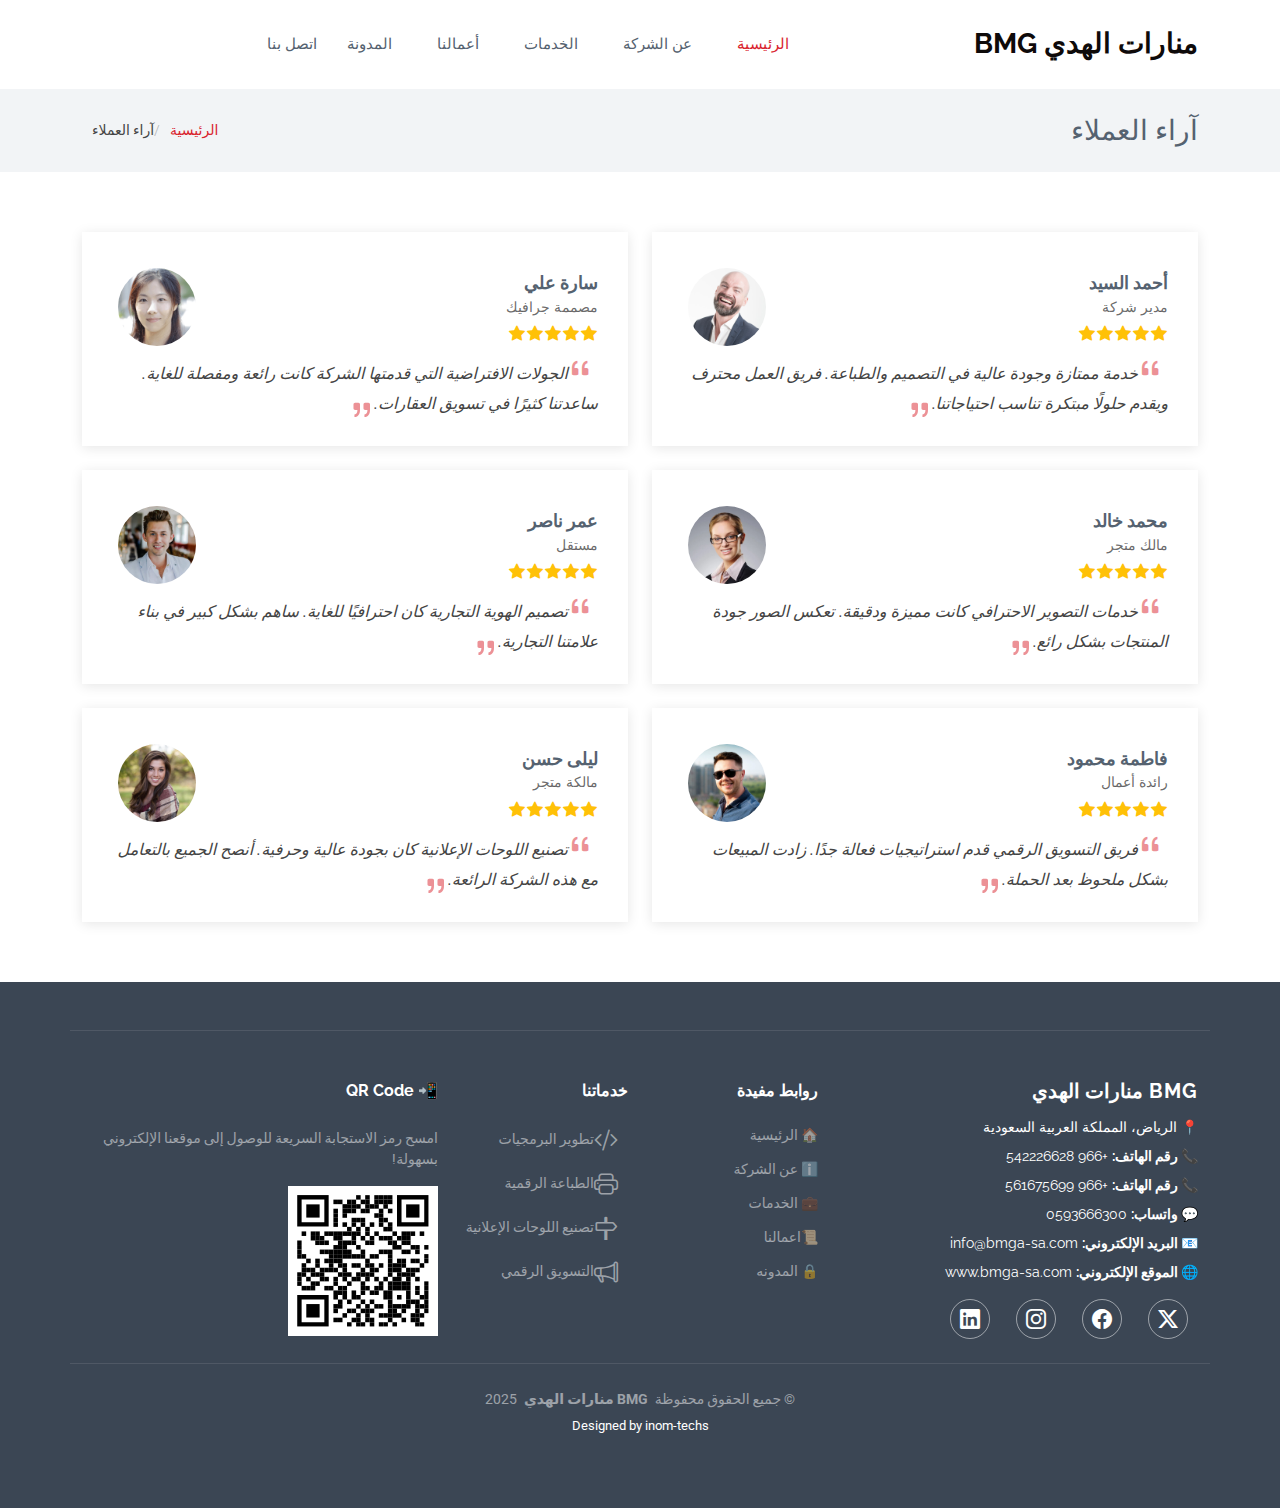
<file: testimonials.html>
<head>
  <meta charset="utf-8">
  <meta content="width=device-width, initial-scale=1.0" name="viewport">
  <title>BMG منارات الهدي</title>
  <meta name="description" content="">
  <meta name="keywords" content="">

  <!-- Favicons -->
  <link href="assets/img/favicon.png" rel="icon">
  <link href="assets/img/apple-touch-icon.png" rel="apple-touch-icon">

  <!-- Fonts -->
  <link href="https://fonts.googleapis.com" rel="preconnect">
  <link href="https://fonts.gstatic.com" rel="preconnect" crossorigin>
  <link
    href="https://fonts.googleapis.com/css2?family=Roboto:ital,wght@0,100;0,300;0,400;0,500;0,700;0,900;1,100;1,300;1,400;1,500;1,700;1,900&family=Poppins:ital,wght@0,100;0,200;0,300;0,400;0,500;0,600;0,700;0,800;0,900;1,100;1,200;1,300;1,400;1,500;1,600;1,700;1,800;1,900&family=Raleway:ital,wght@0,100;0,200;0,300;0,400;0,500;0,600;0,700;0,800;0,900;1,100;1,200;1,300;1,400;1,500;1,600;1,700;1,800;1,900&display=swap"
    rel="stylesheet">

  <!-- Vendor CSS Files -->
  <link href="assets/vendor/bootstrap/css/bootstrap.min.css" rel="stylesheet">
  <link href="assets/vendor/bootstrap-icons/bootstrap-icons.css" rel="stylesheet">
  <link href="assets/vendor/aos/aos.css" rel="stylesheet">
  <link href="assets/vendor/glightbox/css/glightbox.min.css" rel="stylesheet">
  <link href="assets/vendor/swiper/swiper-bundle.min.css" rel="stylesheet">

  <!-- Main CSS File -->
  <link href="assets/css/main.css" rel="stylesheet">


</head>

<body class="index-page">

 
 <header id="header" class="header d-flex align-items-center sticky-top">
    <div class="m container-fluid container-xl position-relative d-flex align-items-center">
      <a href="index.html" class="logo d-flex align-items-center me-auto">
        <!-- Uncomment the line below if you also wish to use an image logo -->
        <!-- <img src="assets/img/logo.png" alt=""> -->
        <h1 class="sitename" style="color: rgb(14, 10, 10); font-weight: bold; white-space: nowrap;">منارات الهدي BMG
        </h1>
      </a>
      <nav id="navmenu" class="navmenu mx-auto">
        <ul class="">
          <li><a href="index.html" class="active">الرئيسية</a></li>
          <li><a href="about.html"><span>عن الشركة</span>
          <li><a href="services.html">الخدمات</a></li>
          <li><a href="portfolio.html">أعمالنا</a></li>
          <li><a href="blog.html">المدونة</a></li>
          <li><a href="contact.html">اتصل بنا</a></li>
        </ul>
        <i class="mobile-nav-toggle d-xl-none bi bi-list"></i>
      </nav>
    </div>
  </header>

  <main class="main">

    <!-- Page Title -->
    <div class="page-title light-background">
      <div class="container d-lg-flex justify-content-between align-items-center">
        <h1 class="mb-2 mb-lg-0">آراء العملاء</h1>
        <nav class="breadcrumbs">
          <ol>
            <li><a href="index.html">الرئيسية</a></li>
            <li class="current">آراء العملاء</li>
          </ol>
        </nav>
      </div>
    </div><!-- End Page Title -->
    <!-- Testimonials Section -->
    <section id="testimonials" class="testimonials section">
      <div class="container">
        <div class="row gy-4">
          <div class="col-lg-6" data-aos="fade-up" data-aos-delay="100">
            <div class="testimonial-item">
              <img src="assets/img/testimonials/testimonials-1.jpg" class="testimonial-img" alt="">
              <h3>أحمد السيد</h3>
              <h4>مدير شركة</h4>
              <div class="stars">
                <i class="bi bi-star-fill"></i><i class="bi bi-star-fill"></i><i class="bi bi-star-fill"></i><i
                  class="bi bi-star-fill"></i><i class="bi bi-star-fill"></i>
              </div>
              <p>
                <i class="bi bi-quote quote-icon-left"></i>
                <span>خدمة ممتازة وجودة عالية في التصميم والطباعة. فريق العمل محترف ويقدم حلولًا مبتكرة تناسب
                  احتياجاتنا.</span>
                <i class="bi bi-quote quote-icon-right"></i>
              </p>
            </div>
          </div><!-- End testimonial item -->
          <div class="col-lg-6" data-aos="fade-up" data-aos-delay="200">
            <div class="testimonial-item">
              <img src="assets/img/testimonials/testimonials-2.jpg" class="testimonial-img" alt="">
              <h3>سارة علي</h3>
              <h4>مصممة جرافيك</h4>
              <div class="stars">
                <i class="bi bi-star-fill"></i><i class="bi bi-star-fill"></i><i class="bi bi-star-fill"></i><i
                  class="bi bi-star-fill"></i><i class="bi bi-star-fill"></i>
              </div>
              <p>
                <i class="bi bi-quote quote-icon-left"></i>
                <span>الجولات الافتراضية التي قدمتها الشركة كانت رائعة ومفصلة للغاية. ساعدتنا كثيرًا في تسويق
                  العقارات.</span>
                <i class="bi bi-quote quote-icon-right"></i>
              </p>
            </div>
          </div><!-- End testimonial item -->
          <div class="col-lg-6" data-aos="fade-up" data-aos-delay="300">
            <div class="testimonial-item">
              <img src="assets/img/testimonials/testimonials-3.jpg" class="testimonial-img" alt="">
              <h3>محمد خالد</h3>
              <h4>مالك متجر</h4>
              <div class="stars">
                <i class="bi bi-star-fill"></i><i class="bi bi-star-fill"></i><i class="bi bi-star-fill"></i><i
                  class="bi bi-star-fill"></i><i class="bi bi-star-fill"></i>
              </div>
              <p>
                <i class="bi bi-quote quote-icon-left"></i>
                <span>خدمات التصوير الاحترافي كانت مميزة ودقيقة. تعكس الصور جودة المنتجات بشكل رائع.</span>
                <i class="bi bi-quote quote-icon-right"></i>
              </p>
            </div>
          </div><!-- End testimonial item -->
          <div class="col-lg-6" data-aos="fade-up" data-aos-delay="400">
            <div class="testimonial-item">
              <img src="assets/img/testimonials/testimonials-4.jpg" class="testimonial-img" alt="">
              <h3>عمر ناصر</h3>
              <h4>مستقل</h4>
              <div class="stars">
                <i class="bi bi-star-fill"></i><i class="bi bi-star-fill"></i><i class="bi bi-star-fill"></i><i
                  class="bi bi-star-fill"></i><i class="bi bi-star-fill"></i>
              </div>
              <p>
                <i class="bi bi-quote quote-icon-left"></i>
                <span>تصميم الهوية التجارية كان احترافيًا للغاية. ساهم بشكل كبير في بناء علامتنا التجارية.</span>
                <i class="bi bi-quote quote-icon-right"></i>
              </p>
            </div>
          </div><!-- End testimonial item -->
          <div class="col-lg-6" data-aos="fade-up" data-aos-delay="500">
            <div class="testimonial-item">
              <img src="assets/img/testimonials/testimonials-5.jpg" class="testimonial-img" alt="">
              <h3>فاطمة محمود</h3>
              <h4>رائدة أعمال</h4>
              <div class="stars">
                <i class="bi bi-star-fill"></i><i class="bi bi-star-fill"></i><i class="bi bi-star-fill"></i><i
                  class="bi bi-star-fill"></i><i class="bi bi-star-fill"></i>
              </div>
              <p>
                <i class="bi bi-quote quote-icon-left"></i>
                <span>فريق التسويق الرقمي قدم استراتيجيات فعالة جدًا. زادت المبيعات بشكل ملحوظ بعد الحملة.</span>
                <i class="bi bi-quote quote-icon-right"></i>
              </p>
            </div>
          </div><!-- End testimonial item -->
          <div class="col-lg-6" data-aos="fade-up" data-aos-delay="600">
            <div class="testimonial-item">
              <img src="assets/img/testimonials/testimonials-6.jpg" class="testimonial-img" alt="">
              <h3>ليلى حسن</h3>
              <h4>مالكة متجر</h4>
              <div class="stars">
                <i class="bi bi-star-fill"></i><i class="bi bi-star-fill"></i><i class="bi bi-star-fill"></i><i
                  class="bi bi-star-fill"></i><i class="bi bi-star-fill"></i>
              </div>
              <p>
                <i class="bi bi-quote quote-icon-left"></i>
                <span>تصنيع اللوحات الإعلانية كان بجودة عالية وحرفية. أنصح الجميع بالتعامل مع هذه الشركة الرائعة.</span>
                <i class="bi bi-quote quote-icon-right"></i>
              </p>
            </div>
          </div><!-- End testimonial item -->
        </div>
      </div>
    </section><!-- /Testimonials Section -->
  </main>

  <footer id="footer" class="footer dark-background py-5">
    <div class="container footer-top">
      <div class="row gy-4">
      
      <!-- قسم التعريف بالشركة -->
      <div class="col-lg-4 col-md-6 footer-about">
        <a href="index.html" class="logo d-flex align-items-center mb-3">
        <span class="sitename fw-bold fs-5">BMG منارات الهدي</span>
        </a>
        <div class="footer-contact">
        <p class="mb-2">📍 الرياض، المملكة العربية السعودية</p>
        <p class="mb-2"><strong>📞 رقم الهاتف:</strong> <a href="tel:+966542226628" class="text-white">+966 542226628</a></p>
        <p class="mb-2"><strong>📞 رقم الهاتف:</strong> <a href="tel:+966561675699" class="text-white">+966 561675699</a></p>
        <p class="mb-2"><strong>💬 واتساب:</strong> <a href="https://wa.me/0593666300" target="_blank" class="text-white">0593666300</a></p>
        <p class="mb-2"><strong>📧 البريد الإلكتروني:</strong> <span class="text-white">info@bmga-sa.com</span></p>
        <p><strong>🌐 الموقع الإلكتروني:</strong> <a href="http://www.bmga-sa.com" class="text-white">www.bmga-sa.com</a></p>
        </div>
        <div class="social-links d-flex gap-3 mt-3">
        <a href="#" class="text-white fs-5"><i class="bi bi-twitter-x"></i></a>
        <a href="https://www.facebook.com/inomtechs2022?mibextid=ZbWKwL" class="text-white fs-5"><i class="bi bi-facebook"></i></a>
        <a href="https://www.instagram.com/inomtechs98?igsh=MXd1dnNqYWN4cGdo" class="text-white fs-5"><i class="bi bi-instagram"></i></a>
        <a href="#" class="text-white fs-5"><i class="bi bi-linkedin"></i></a>
        </div>
      </div>
    
      <!-- روابط مفيدة -->
      <div class="col-lg-2 col-md-3 footer-links">
        <h4 class="fw-bold fs-6 mb-3">روابط مفيدة</h4>
        <ul class="list-unstyled">
        <li><a href="index.html" class="text-white-50">🏠 الرئيسية</a></li>
        <li><a href="about.html" class="text-white-50">ℹ️ عن الشركة</a></li>
        <li><a href="services.html" class="text-white-50">💼 الخدمات</a></li>
        <li><a href="portfolio.html" class="text-white-50">📜اعمالنا </a></li>
        <li><a href="blog.html" class="text-white-50">🔒  المدونه</a></li>
        </ul>
      </div>
    
      <!-- خدماتنا -->
      <div class="col-lg-2 col-md-3 footer-links">
        <h4 class="fw-bold fs-6 mb-3">خدماتنا</h4>
        <ul class="list-unstyled">
          <li class="text-white-50"><i class="bi bi-code-slash fs-4 me-2"></i> تطوير البرمجيات</li>
          <li class="text-white-50"><i class="bi bi-printer fs-4 me-2"></i> الطباعة الرقمية</li>
          <li class="text-white-50"><i class="bi bi-signpost fs-4 me-2"></i> تصنيع اللوحات الإعلانية</li>
          <li class="text-white-50"><i class="bi bi-megaphone fs-4 me-2"></i> التسويق الرقمي</li>
        </ul>
      </div>
    
      <!-- QR Code -->
      <div class="col-lg-4 col-md-12 footer-newsletter">
        <h4 class="fw-bold fs-6 mb-3">📲 QR Code</h4>
        <p class="text-white-50">امسح رمز الاستجابة السريعة للوصول إلى موقعنا الإلكتروني بسهولة!</p>
        <img src="assets/img/hiro/Untitled.svg" alt="QR Code" class="img-fluid" style="width: 150px; height: 150px;">
      </div>
      
      </div>
    </div>
  
    <!-- الحقوق -->
    <div class="container copyright text-center mt-4">
      <p class="text-white-50">© جميع الحقوق محفوظة <strong class="sitename px-1">BMG منارات الهدي</strong> 2025</p>
      <div class="credits">
        Designed by <a href="https://inom-techs.com/" class="text-white">inom-techs</a>
      </div>
    </div>
  </footer>
  
  <a href="#" id="scroll-top" class="scroll-top d-flex align-items-center justify-content-center"><i
      class="bi bi-arrow-up-short"></i></a>

  <!-- Preloader -->
  <div id="preloader"></div>

  <!-- Vendor JS Files -->
  <script src="assets/vendor/bootstrap/js/bootstrap.bundle.min.js"></script>
  <script src="assets/vendor/php-email-form/validate.js"></script>
  <script src="assets/vendor/aos/aos.js"></script>
  <script src="assets/vendor/glightbox/js/glightbox.min.js"></script>
  <script src="assets/vendor/imagesloaded/imagesloaded.pkgd.min.js"></script>
  <script src="assets/vendor/isotope-layout/isotope.pkgd.min.js"></script>
  <script src="assets/vendor/purecounter/purecounter_vanilla.js"></script>
  <script src="assets/vendor/waypoints/noframework.waypoints.js"></script>
  <script src="assets/vendor/swiper/swiper-bundle.min.js"></script>

  <!-- Main JS File -->
  <script src="assets/js/main.js"></script>

</body>

</html>
</file>
<file: assets/css/main.css>
/**
* Template Name: Sailor
* Template URL: https://bootstrapmade.com/sailor-free-bootstrap-theme/
* Updated: Aug 07 2024 with Bootstrap v5.3.3
* Author: BootstrapMade.com
* License: https://bootstrapmade.com/license/
*/

/*--------------------------------------------------------------
# Font & Color Variables
# Help: https://bootstrapmade.com/color-system/
--------------------------------------------------------------*/
/* Fonts */
:root {
  --default-font: "Roboto",  system-ui, -apple-system, "Segoe UI", Roboto, "Helvetica Neue", Arial, "Noto Sans", "Liberation Sans", sans-serif, "Apple Color Emoji", "Segoe UI Emoji", "Segoe UI Symbol", "Noto Color Emoji";
  --heading-font: "Raleway",  sans-serif;
  --nav-font: "Poppins",  sans-serif;
}

/* Global Colors - The following color variables are used throughout the website. Updating them here will change the color scheme of the entire website */
:root { 
  --background-color: #ffffff; /* Background color for the entire website, including individual sections */
  --default-color: #444444; /* Default color used for the majority of the text content across the entire website */
  --heading-color: #556270; /* Color for headings, subheadings and title throughout the website */
  --accent-color: #d9232d; /* Accent color that represents your brand on the website. It's used for buttons, links, and other elements that need to stand out */
  --surface-color: #ffffff; /* The surface color is used as a background of boxed elements within sections, such as cards, icon boxes, or other elements that require a visual separation from the global background. */
  --contrast-color: #ffffff; /* Contrast color for text, ensuring readability against backgrounds of accent, heading, or default colors. */
}

/* Nav Menu Colors - The following color variables are used specifically for the navigation menu. They are separate from the global colors to allow for more customization options */
:root {
  --nav-color: #556270;  /* The default color of the main navmenu links */
  --nav-hover-color: #d9232d; /* Applied to main navmenu links when they are hovered over or active */
  --nav-mobile-background-color: #ffffff; /* Used as the background color for mobile navigation menu */
  --nav-dropdown-background-color: #ffffff; /* Used as the background color for dropdown items that appear when hovering over primary navigation items */
  --nav-dropdown-color: #556270; /* Used for navigation links of the dropdown items in the navigation menu. */
  --nav-dropdown-hover-color: #d9232d; /* Similar to --nav-hover-color, this color is applied to dropdown navigation links when they are hovered over. */
}

/* Color Presets - These classes override global colors when applied to any section or element, providing reuse of the sam color scheme. */

.light-background {
  --background-color: #f2f4f6;
  --surface-color: #ffffff;
}

.dark-background {
  --background-color: #3b4654;
  --default-color: #ffffff;
  --heading-color: #ffffff;
  --surface-color: #444e5b;
  --contrast-color: #ffffff;
}

/* Smooth scroll */
:root {
  scroll-behavior: smooth;
}

/*--------------------------------------------------------------
# General Styling & Shared Classes
--------------------------------------------------------------*/
body {
  color: var(--default-color);
  background-color: var(--background-color);
  font-family: var(--default-font);
  direction: rtl;
  text-align: right;
}
a {
  color: var(--accent-color);
  text-decoration: none;
  transition: 0.3s;
}

a:hover {
  color: color-mix(in srgb, var(--accent-color), transparent 25%);
  text-decoration: none;
}

h1,
h2,
h3,
h4,
h5,
h6 {
  color: var(--heading-color);
  font-family: var(--heading-font);
}

/* PHP Email Form Messages
------------------------------*/
.php-email-form .error-message {
  display: none;
  background: #df1529;
  color: #ffffff;
  text-align: left;
  padding: 15px;
  margin-bottom: 24px;
  font-weight: 600;
}

.php-email-form .sent-message {
  display: none;
  color: #ffffff;
  background: #059652;
  text-align: center;
  padding: 15px;
  margin-bottom: 24px;
  font-weight: 600;
}

.php-email-form .loading {
  display: none;
  background: var(--surface-color);
  text-align: center;
  padding: 15px;
  margin-bottom: 24px;
}

.php-email-form .loading:before {
  content: "";
  display: inline-block;
  border-radius: 50%;
  width: 24px;
  height: 24px;
  margin: 0 10px -6px 0;
  border: 3px solid var(--accent-color);
  border-top-color: var(--surface-color);
  animation: php-email-form-loading 1s linear infinite;
}

@keyframes php-email-form-loading {
  0% {
    transform: rotate(0deg);
  }

  100% {
    transform: rotate(360deg);
  }
}

/*--------------------------------------------------------------
# Global Header
--------------------------------------------------------------*/
.header {
  color: var(--default-color);
  background-color: var(--background-color);
  padding: 15px 0;
  transition: all 0.5s;
  z-index: 997;

}

.header .logo {
  line-height: 1;
}

.header .logo img {
  max-height: 36px;
  margin-right: 8px;
}

.header .logo h1 {
  font-size: 28px;
  margin: 0;
  font-weight: 700;
  color: var(--heading-color);
  text-transform: uppercase;
  font-family: var(--heading-font);
}

.header .btn-getstarted,
.header .btn-getstarted:focus {
  color: var(--contrast-color);
  background: var(--accent-color);
  font-size: 14px;
  padding: 8px 25px;
  margin: 0 0 0 30px;
  border-radius: 4px;
  transition: 0.3s;
}

.header .btn-getstarted:hover,
.header .btn-getstarted:focus:hover {
  color: var(--contrast-color);
  background: color-mix(in srgb, var(--accent-color), transparent 15%);
}
.navmenu {
  display: flex;
  justify-content: center !important; /* توسيط القائمة أفقيًا */
  width: 100%;
}
.navmenu ul {
  display: flex;
  gap: 15px;
  list-style: none;
  padding: 0;
  margin: 0;
}
.mobile-nav-toggle {
  position: absolute;
  left: 10px; /* تحريكه إلى اليسار */
  top: 50%;
  transform: translateY(-50%); /* محاذاة رأسية في المنتصف */
}
@media (max-width: 1200px) {
  .header .logo {
    order: 1;
  }

  .header .btn-getstarted {
    order: 2;
    margin: 0 15px 0 0;
    padding: 6px 15px;
  }

 
  .header .navmenu {
    order: 3;
    
  }
  .navmenu {
    flex-direction: column !important;
    align-items: center !important;
}
.navmenu ul {
  flex-direction: column !important;
  text-align: center !important;
}
}

.scrolled .header {
  box-shadow: 0px 0 18px rgba(0, 0, 0, 0.1);
}

/*--------------------------------------------------------------
# Navigation Menu
--------------------------------------------------------------*/
/* Navmenu - Desktop */
@media (min-width: 1200px) {
  .navmenu {
    padding: 0;
  }

  .navmenu ul {
    margin: 0;
    padding: 0;
    display: flex;
    list-style: none;
    align-items: center;
  }

  .navmenu li {
    position: relative;
  }

  .navmenu a,
  .navmenu a:focus {
    color: var(--nav-color);
    padding: 18px 15px;
    font-size: 15px;
    font-family: var(--nav-font);
    font-weight: 400;
    display: flex;
    align-items: center;
    justify-content: space-between;
    white-space: nowrap;
    transition: 0.3s;
  }

  .navmenu a i,
  .navmenu a:focus i {
    font-size: 12px;
    line-height: 0;
    margin-left: 5px;
    transition: 0.3s;
  }

  .navmenu li:last-child a {
    padding-right: 0;
  }

  .navmenu li:hover>a,
  .navmenu .active,
  .navmenu .active:focus {
    color: var(--nav-hover-color);
  }

  .navmenu .dropdown ul {
    margin: 0;
    padding: 10px 0;
    background: var(--nav-dropdown-background-color);
    display: block;
    position: absolute;
    visibility: hidden;
    left: 14px;
    top: 130%;
    opacity: 0;
    transition: 0.3s;
    border-radius: 4px;
    z-index: 99;
    box-shadow: 0px 0px 30px rgba(0, 0, 0, 0.1);
  }

  .navmenu .dropdown ul li {
    min-width: 200px;
  }

  .navmenu .dropdown ul a {
    padding: 10px 20px;
    font-size: 15px;
    text-transform: none;
    color: var(--nav-dropdown-color);
  }

  .navmenu .dropdown ul a i {
    font-size: 12px;
  }

  .navmenu .dropdown ul a:hover,
  .navmenu .dropdown ul .active:hover,
  .navmenu .dropdown ul li:hover>a {
    color: var(--nav-dropdown-hover-color);
  }

  .navmenu .dropdown:hover>ul {
    opacity: 1;
    top: 100%;
    visibility: visible;
  }

  .navmenu .dropdown .dropdown ul {
    top: 0;
    left: -90%;
    visibility: hidden;
  }

  .navmenu .dropdown .dropdown:hover>ul {
    opacity: 1;
    top: 0;
    left: -100%;
    visibility: visible;
  }
}

/* Navmenu - Mobile */
@media (max-width: 1199px) {
  .mobile-nav-toggle {
    color: var(--nav-color);
    font-size: 28px;
    line-height: 0;
    margin-right: 10px;
    cursor: pointer;
    transition: color 0.3s;
  }

  .navmenu {
    padding: 0;
    z-index: 9997;
  }

  .navmenu ul {
    display: none;
    list-style: none;
    position: absolute;
    inset: 60px 20px 20px 20px;
    padding: 10px 0;
    margin: 0;
    border-radius: 6px;
    background-color: var(--nav-mobile-background-color);
    overflow-y: auto;
    transition: 0.3s;
    z-index: 9998;
    box-shadow: 0px 0px 30px rgba(0, 0, 0, 0.1);
  }

  .navmenu a,
  .navmenu a:focus {
    color: var(--nav-dropdown-color);
    padding: 10px 20px;
    font-family: var(--nav-font);
    font-size: 17px;
    font-weight: 500;
    display: flex;
    align-items: center;
    justify-content: space-between;
    white-space: nowrap;
    transition: 0.3s;
  }

  .navmenu a i,
  .navmenu a:focus i {
    font-size: 12px;
    line-height: 0;
    margin-left: 5px;
    width: 30px;
    height: 30px;
    display: flex;
    align-items: center;
    justify-content: center;
    border-radius: 50%;
    transition: 0.3s;
    background-color: color-mix(in srgb, var(--accent-color), transparent 90%);
  }

  .navmenu a i:hover,
  .navmenu a:focus i:hover {
    background-color: var(--accent-color);
    color: var(--contrast-color);
  }

  .navmenu a:hover,
  .navmenu .active,
  .navmenu .active:focus {
    color: var(--nav-dropdown-hover-color);
  }

  .navmenu .active i,
  .navmenu .active:focus i {
    background-color: var(--accent-color);
    color: var(--contrast-color);
    transform: rotate(180deg);
  }

  .navmenu .dropdown ul {
    position: static;
    display: none;
    z-index: 99;
    padding: 10px 0;
    margin: 10px 20px;
    background-color: var(--nav-dropdown-background-color);
    border: 1px solid color-mix(in srgb, var(--default-color), transparent 90%);
    box-shadow: none;
    transition: all 0.5s ease-in-out;
  }

  .navmenu .dropdown ul ul {
    background-color: rgba(33, 37, 41, 0.1);
  }

  .navmenu .dropdown>.dropdown-active {
    display: block;
    background-color: rgba(33, 37, 41, 0.03);
  }

  .mobile-nav-active {
    overflow: hidden;
  }

  .mobile-nav-active .mobile-nav-toggle {
    color: #fff;
    position: absolute;
    font-size: 32px;
    top: 15px;
    right: 15px;
    margin-right: 0;
    z-index: 9999;
  }

  .mobile-nav-active .navmenu {
    position: fixed;
    overflow: hidden;
    inset: 0;
    background: rgba(33, 37, 41, 0.8);
    transition: 0.3s;
  }

  .mobile-nav-active .navmenu>ul {
    display: block;
  }
}

/*--------------------------------------------------------------
# Global Footer
--------------------------------------------------------------*/
.footer {
  color: var(--default-color);
  background-color: var(--background-color);
  font-size: 14px;
  position: relative;
}

.footer .footer-top {
  padding-top: 50px;
  border-top: 1px solid color-mix(in srgb, var(--default-color), transparent 90%);
}

.footer .footer-about .logo {
  line-height: 1;
  margin-bottom: 25px;
}

.footer .footer-about .logo img {
  max-height: 40px;
  margin-right: 6px;
}

.footer .footer-about .logo span {
  font-size: 26px;
  font-weight: 700;
  letter-spacing: 1px;
  font-family: var(--heading-font);
  color: var(--heading-color);
}

.footer .footer-about p {
  font-size: 14px;
  font-family: var(--heading-font);
}

.footer .social-links a {
  display: flex;
  align-items: center;
  justify-content: center;
  width: 40px;
  height: 40px;
  border-radius: 50%;
  border: 1px solid color-mix(in srgb, var(--default-color), transparent 50%);
  font-size: 16px;
  color: color-mix(in srgb, var(--default-color), transparent 30%);
  margin-right: 10px;
  transition: 0.3s;
}

.footer .social-links a:hover {
  color: var(--accent-color);
  border-color: var(--accent-color);
}

.footer h4 {
  font-size: 16px;
  font-weight: bold;
  position: relative;
  padding-bottom: 12px;
}

.footer .footer-links {
  margin-bottom: 30px;
}

.footer .footer-links ul {
  list-style: none;
  padding: 0;
  margin: 0;
}

.footer .footer-links ul i {
  padding-right: 2px;
  font-size: 12px;
  line-height: 0;
}

.footer .footer-links ul li {
  padding: 10px 0;
  display: flex;
  align-items: center;
}

.footer .footer-links ul li:first-child {
  padding-top: 0;
}

.footer .footer-links ul a {
  color: color-mix(in srgb, var(--default-color), transparent 30%);
  display: inline-block;
  line-height: 1;
}

.footer .footer-links ul a:hover {
  color: var(--accent-color);
}

.footer .footer-contact p {
  margin-bottom: 5px;
}

.footer .footer-newsletter .newsletter-form {
  margin-top: 30px;
  margin-bottom: 15px;
  padding: 6px 8px;
  position: relative;
  border-radius: 4px;
  border: 1px solid color-mix(in srgb, var(--default-color), transparent 80%);
  display: flex;
  background-color: var(--surface-color);
  transition: 0.3s;
}

.footer .footer-newsletter .newsletter-form:focus-within {
  border-color: var(--accent-color);
}

.footer .footer-newsletter .newsletter-form input[type=email] {
  border: 0;
  padding: 4px;
  width: 100%;
  background-color: var(--surface-color);
  color: var(--default-color);
}

.footer .footer-newsletter .newsletter-form input[type=email]:focus-visible {
  outline: none;
}

.footer .footer-newsletter .newsletter-form input[type=submit] {
  border: 0;
  font-size: 16px;
  padding: 0 20px;
  margin: -7px -9px -7px 0;
  background: var(--accent-color);
  color: var(--contrast-color);
  transition: 0.3s;
  border-radius: 0 4px 4px 0;
}

.footer .footer-newsletter .newsletter-form input[type=submit]:hover {
  background: color-mix(in srgb, var(--accent-color), transparent 20%);
}

.footer .copyright {
  padding: 25px 0;
  border-top: 1px solid color-mix(in srgb, var(--default-color), transparent 90%);
}

.footer .copyright p {
  margin-bottom: 0;
}

.footer .credits {
  margin-top: 6px;
  font-size: 13px;
}

/*--------------------------------------------------------------
# Preloader
--------------------------------------------------------------*/
#preloader {
  position: fixed;
  inset: 0;
  z-index: 999999;
  overflow: hidden;
  background: var(--background-color);
  transition: all 0.6s ease-out;
}

#preloader:before {
  content: "";
  position: fixed;
  top: calc(50% - 30px);
  left: calc(50% - 30px);
  border: 6px solid #ffffff;
  border-color: var(--accent-color) transparent var(--accent-color) transparent;
  border-radius: 50%;
  width: 60px;
  height: 60px;
  animation: animate-preloader 1.5s linear infinite;
}

@keyframes animate-preloader {
  0% {
    transform: rotate(0deg);
  }

  100% {
    transform: rotate(360deg);
  }
}

/*--------------------------------------------------------------
# Scroll Top Button
--------------------------------------------------------------*/
.scroll-top {
  position: fixed;
  visibility: hidden;
  opacity: 0;
  right: 15px;
  bottom: 15px;
  z-index: 99999;
  background-color: var(--accent-color);
  width: 40px;
  height: 40px;
  border-radius: 4px;
  transition: all 0.4s;
}

.scroll-top i {
  font-size: 24px;
  color: var(--contrast-color);
  line-height: 0;
}

.scroll-top:hover {
  background-color: color-mix(in srgb, var(--accent-color), transparent 20%);
  color: var(--contrast-color);
}

.scroll-top.active {
  visibility: visible;
  opacity: 1;
}

/*--------------------------------------------------------------
# Disable aos animation delay on mobile devices
--------------------------------------------------------------*/
@media screen and (max-width: 768px) {
  [data-aos-delay] {
    transition-delay: 0 !important;
  }
}

/*--------------------------------------------------------------
# Global Page Titles & Breadcrumbs
--------------------------------------------------------------*/
.page-title {
  color: var(--default-color);
  background-color: var(--background-color);
  padding: 25px 0;
  position: relative;
}

.page-title h1 {
  font-size: 28px;
  font-weight: 300;
}

.page-title .breadcrumbs ol {
  display: flex;
  flex-wrap: wrap;
  list-style: none;
  padding: 0;
  margin: 0;
  font-size: 14px;
  font-weight: 400;
}

.page-title .breadcrumbs ol li+li {
  padding-left: 10px;
}

.page-title .breadcrumbs ol li+li::before {
  content: "/";
  display: inline-block;
  padding-right: 10px;
  color: color-mix(in srgb, var(--default-color), transparent 70%);
}

/*--------------------------------------------------------------
# Global Sections
--------------------------------------------------------------*/
section,
.section {
  color: var(--default-color);
  background-color: var(--background-color);
  padding: 60px 0;
  scroll-margin-top: 90px;
  overflow: clip;
}

@media (max-width: 1199px) {

  section,
  .section {
    scroll-margin-top: 66px;
  }
}

/*--------------------------------------------------------------
# Global Section Titles
--------------------------------------------------------------*/
.section-title {
  padding-bottom: 60px;
  position: relative;
}

.section-title h2 {
  font-size: 14px;
  font-weight: 500;
  padding: 0;
  line-height: 1px;
  margin: 0;
  letter-spacing: 1.5px;
  text-transform: uppercase;
  color: color-mix(in srgb, var(--default-color), transparent 50%);
  position: relative;
}

.section-title h2::after {
  content: "";
  width: 120px;
  height: 1px;
  display: inline-block;
  background: var(--accent-color);
  margin: 4px 10px;
}

.section-title p {
  color: var(--heading-color);
  margin: 0;
  font-size: 28px;
  font-weight: 700;
  text-transform: uppercase;
  font-family: var(--heading-font);
}

/*--------------------------------------------------------------
# Hero Section
--------------------------------------------------------------*/
.hero {
  padding: 0;
}

.hero .carousel {
  width: 100%;
  min-height: calc(100vh - 90px);
  padding: 0;
  margin: 0;
  background-color: var(--background-color);
  position: relative;
}

@media (max-width: 1200px) {
  .hero .carousel {
    min-height: calc(100vh - 66px);
  }
}

.hero img {
  position: absolute;
  inset: 0;
  display: block;
  width: 100%;
  height: 100%;
  object-fit: cover;
  z-index: 1;
}

.hero .carousel-item {
  position: absolute;
  inset: 0;
  background-size: cover;
  background-position: center;
  background-repeat: no-repeat;
  overflow: hidden;
}

.hero .carousel-item:before {
  content: "";
  background: color-mix(in srgb, var(--background-color), transparent 50%);
  position: absolute;
  inset: 0;
  z-index: 2;
}

.hero .carousel-container {
  position: absolute;
  inset: 90px 64px 64px 64px;
  display: flex;
  justify-content: center;
  align-items: center;
  flex-direction: column;
  z-index: 3;
}

.hero h2 {
  margin-bottom: 30px;
  font-size: 48px;
  font-weight: 700;
  animation: fadeInDown 1s both;
}

@media (max-width: 768px) {
  .hero h2 {
    font-size: 30px;
  }
}

.hero p {
  animation: fadeInDown 1s both 0.2s;
}

@media (min-width: 1024px) {

  .hero h2,
  .hero p {
    max-width: 60%;
  }
}

.hero .btn-get-started {
  color: var(--contrast-color);
  background: var(--accent-color);
  font-family: var(--heading-font);
  font-weight: 500;
  font-size: 15px;
  letter-spacing: 1px;
  display: inline-block;
  padding: 8px 32px;
  border-radius: 4px;
  transition: 0.5s;
  margin: 10px;
  animation: fadeInUp 1s both 0.4s;
}

.hero .btn-get-started:hover {
  background: color-mix(in srgb, var(--accent-color), transparent 20%);
}

.hero .carousel-control-prev,
.hero .carousel-control-next {
  width: 10%;
  transition: 0.3s;
  opacity: 0.5;
}

.hero .carousel-control-prev:focus,
.hero .carousel-control-next:focus {
  opacity: 0.5;
}

.hero .carousel-control-prev:hover,
.hero .carousel-control-next:hover {
  opacity: 0.9;
}

@media (min-width: 1024px) {

  .hero .carousel-control-prev,
  .hero .carousel-control-next {
    width: 5%;
  }
}

.hero .carousel-control-next-icon,
.hero .carousel-control-prev-icon {
  font-size: 32px;
  line-height: 1;
}

.hero .carousel-indicators {
  list-style: none;
}

.hero .carousel-indicators li {
  cursor: pointer;
}

@keyframes fadeInUp {
  from {
    opacity: 0;
    transform: translate3d(0, 100%, 0);
  }

  to {
    opacity: 1;
    transform: translate3d(0, 0, 0);
  }
}

@keyframes fadeInDown {
  from {
    opacity: 0;
    transform: translate3d(0, -100%, 0);
  }

  to {
    opacity: 1;
    transform: translate3d(0, 0, 0);
  }
}

/*--------------------------------------------------------------
# About Section
--------------------------------------------------------------*/
.about ul {
  list-style: none;
  padding: 0;
}

.about ul li {
  padding-bottom: 5px;
  display: flex;
  align-items: center;
}

.about ul i {
  font-size: 20px;
  padding-right: 4px;
  color: var(--accent-color);
}

.about .read-more {
  background: var(--accent-color);
  color: var(--contrast-color);
  font-family: var(--heading-font);
  font-weight: 500;
  font-size: 16px;
  letter-spacing: 1px;
  padding: 10px 28px;
  border-radius: 5px;
  transition: 0.3s;
  display: inline-flex;
  align-items: center;
  justify-content: center;
}

.about .read-more i {
  font-size: 18px;
  margin-left: 5px;
  line-height: 0;
  transition: 0.3s;
}

.about .read-more:hover {
  background: color-mix(in srgb, var(--accent-color), transparent 20%);
}

.about .read-more:hover i {
  transform: translate(5px, 0);
}

/*--------------------------------------------------------------
# Clients Section
--------------------------------------------------------------*/
.clients {
  padding: 20px 0;
}

.clients .client-logo {
  display: flex;
  justify-content: center;
  align-items: center;
  overflow: hidden;
}

.clients .client-logo img {
  padding: 20px 40px;
  max-width: 90%;
  transition: 0.3s;
  opacity: 0.5;
  filter: grayscale(100);
}

.clients .client-logo img:hover {
  filter: none;
  opacity: 1;
}

@media (max-width: 640px) {
  .clients .client-logo img {
    padding: 20px;
  }
}

/*--------------------------------------------------------------
# Services Section
--------------------------------------------------------------*/
.services .service-item {
  background-color: var(--surface-color);
  padding: 30px;
  border: 1px solid color-mix(in srgb, var(--default-color), transparent 85%);
  transition: 0.3s;
}

.services .service-item .icon {
  font-size: 36px;
  line-height: 0;
  margin-right: 30px;
  color: var(--accent-color);

}

.services .service-item .title {
  font-weight: 700;
  margin-bottom: 15px;
  font-size: 20px;
  margin-right: 15px;
}

.services .service-item .title a {
  color: var(--heading-color);
}

.services .service-item .description {
  line-height: 24px;
  font-size: 14px;
  margin: 0;
}

.services .service-item:hover {
  border-color: var(--accent-color);
}

.services .service-item:hover .title a {
  color: var(--accent-color);
}

/*--------------------------------------------------------------
# Portfolio Section
--------------------------------------------------------------*/
.portfolio .portfolio-filters {
  padding: 0;
  margin: 0 auto 20px auto;
  list-style: none;
  text-align: center;
}

.portfolio .portfolio-filters li {
  cursor: pointer;
  display: inline-block;
  padding: 8px 20px;
  margin: 0;
  font-size: 15px;
  font-weight: 500;
  line-height: 1;
  margin-bottom: 5px;
  border-radius: 4px;
  transition: all 0.3s ease-in-out;
  font-family: var(--heading-font);
}

.portfolio .portfolio-filters li:hover,
.portfolio .portfolio-filters li.filter-active {
  color: var(--contrast-color);
  background-color: var(--accent-color);
}

.portfolio .portfolio-filters li:first-child {
  margin-left: 0;
}

.portfolio .portfolio-filters li:last-child {
  margin-right: 0;
}

@media (max-width: 575px) {
  .portfolio .portfolio-filters li {
    font-size: 14px;
    margin: 0 0 10px 0;
  }
}

.portfolio .portfolio-item {
  position: relative;
  overflow: hidden;
}

.portfolio .portfolio-item .portfolio-info {
  opacity: 0;
  position: absolute;
  left: 12px;
  right: 12px;
  bottom: -100%;
  z-index: 3;
  transition: all ease-in-out 0.5s;
  background: color-mix(in srgb, var(--surface-color), transparent 10%);
  padding: 15px;
}

.portfolio .portfolio-item .portfolio-info h4 {
  font-size: 18px;
  font-weight: 600;
  padding-right: 50px;
}

.portfolio .portfolio-item .portfolio-info p {
  color: color-mix(in srgb, var(--default-color), transparent 30%);
  font-size: 14px;
  margin-bottom: 0;
  padding-right: 50px;
}

.portfolio .portfolio-item .portfolio-info .preview-link,
.portfolio .portfolio-item .portfolio-info .details-link {
  position: absolute;
  right: 50px;
  font-size: 24px;
  top: calc(50% - 14px);
  color: color-mix(in srgb, var(--default-color), transparent 30%);
  transition: 0.3s;
  line-height: 0;
}

.portfolio .portfolio-item .portfolio-info .preview-link:hover,
.portfolio .portfolio-item .portfolio-info .details-link:hover {
  color: var(--accent-color);
}

.portfolio .portfolio-item .portfolio-info .details-link {
  right: 14px;
  font-size: 28px;
}

.portfolio .portfolio-item:hover .portfolio-info {
  opacity: 1;
  bottom: 0;
}

/*--------------------------------------------------------------
# About 2 Section
--------------------------------------------------------------*/
.about-2 .about-img {
  position: relative;
  margin: 60px 0 0 60px;
}

.about-2 .about-img:before {
  position: absolute;
  inset: -60px 0 0 -60px;
  content: "";
  background: url("../img/about-bg.png") top left;
  background-repeat: no-repeat;
  z-index: 1;
}

.about-2 .about-img img {
  position: relative;
  z-index: 2;
}

@media (max-width: 575px) {
  .about-2 .about-img {
    margin: 30px 0 0 30px;
  }

  .about-2 .about-img:before {
    inset: -30px 0 0 -30px;
  }
}

.about-2 h3 {
  font-weight: 300;
  font-size: 32px;
  margin-bottom: 20px;
}

@media (max-width: 768px) {
  .about-2 h3 {
    font-size: 28px;
  }
}

.about-2 .nav-pills {
  border-bottom: 1px solid color-mix(in srgb, var(--default-color), transparent 85%);
}

.about-2 .nav-pills li+li {
  margin-left: 40px;
}

.about-2 .nav-link {
  background: none;
  font-size: 18px;
  font-weight: 400;
  color: var(--default-color);
  padding: 12px 0;
  margin-bottom: -2px;
  border-radius: 0;
}

.about-2 .nav-link.active {
  color: var(--accent-color);
  background: none;
  border-bottom: 3px solid var(--accent-color);
}

@media (max-width: 575px) {
  .about-2 .nav-link {
    font-size: 16px;
  }
}

.about-2 .tab-content h4 {
  font-size: 18px;
  margin: 0;
  font-weight: 700;
  color: var(--default-color);
}

.about-2 .tab-content i {
  font-size: 22px;
  line-height: 0;
  margin-right: 8px;
  color: var(--accent-color);
}

/*--------------------------------------------------------------
# Stats Section
--------------------------------------------------------------*/
.stats {
  padding: 10px 0;
}

.stats .stats-item {
  padding: 30px;
  width: 100%;
}

.stats .stats-item span {
  color: var(--heading-color);
  font-size: 48px;
  display: block;
  font-weight: 700;
  margin-bottom: 20px;
  padding-bottom: 20px;
  position: relative;
}

.stats .stats-item span:after {
  content: "";
  position: absolute;
  display: block;
  width: 25px;
  height: 3px;
  background: var(--accent-color);
  left: 0;
  right: 0;
  bottom: 0;
  margin: auto;
}

.stats .stats-item p {
  color: color-mix(in srgb, var(--default-color), transparent 40%);
  padding: 0;
  margin: 0;
  font-family: var(--heading-font);
  font-weight: 500;
}

/*--------------------------------------------------------------
# Skills Section
--------------------------------------------------------------*/
.skills .progress {
  height: 60px;
  display: block;
  background: none;
  border-radius: 0;
}

.skills .progress .skill {
  color: var(--heading-color);
  padding: 0;
  margin: 0 0 6px 0;
  text-transform: uppercase;
  display: block;
  font-weight: 600;
  font-family: var(--heading-font);
}

.skills .progress .skill .val {
  float: right;
  font-style: normal;
}

.skills .progress-bar-wrap {
  background: color-mix(in srgb, var(--default-color), transparent 90%);
  height: 10px;
}

.skills .progress-bar {
  width: 1px;
  height: 10px;
  transition: 0.9s;
  background-color: var(--accent-color);
}

/*--------------------------------------------------------------
# Team Section
--------------------------------------------------------------*/
.team .team-member {
  background-color: var(--surface-color);
  box-shadow: 0px 2px 15px rgba(0, 0, 0, 0.1);
  position: relative;
  border-radius: 5px;
  transition: 0.5s;
  padding: 30px;
  height: 100%;
}

@media (max-width: 468px) {
  .team .team-member {
    flex-direction: column;
    justify-content: center !important;
    align-items: center !important;
  }
}

.team .team-member .pic {
  overflow: hidden;
  width: 150px;
  border-radius: 5px;
  flex-shrink: 0;
}

.team .team-member .pic img {
  transition: ease-in-out 0.3s;
}

.team .team-member:hover {
  transform: translateY(-10px);
}

.team .team-member .member-info {
  padding-left: 30px;
  margin-right: 20px;
}

@media (max-width: 468px) {
  .team .team-member .member-info {
    padding: 30px 0 0 0;
    text-align: center;
  }
}

.team .team-member h4 {
  font-weight: 700;
  margin-bottom: 5px;
  font-size: 20px;
}

.team .team-member span {
  display: block;
  font-size: 15px;
  padding-bottom: 10px;
  position: relative;
  font-weight: 500;
}

.team .team-member span::after {
  content: "";
  position: absolute;
  display: block;
  width: 50px;
  height: 1px;
  background: color-mix(in srgb, var(--default-color), transparent 85%);
  bottom: 0;
  left: 0;
}

@media (max-width: 468px) {
  .team .team-member span::after {
    left: calc(50% - 25px);
  }
}

.team .team-member p {
  margin: 10px 0 0 0;
  font-size: 14px;
}

.team .team-member .social {
  margin-top: 12px;
  display: flex;
  align-items: center;
  justify-content: start;
  width: 100%;
}

@media (max-width: 468px) {
  .team .team-member .social {
    justify-content: center;
  }
}

.team .team-member .social a {
  background: color-mix(in srgb, var(--default-color), transparent 94%);
  transition: ease-in-out 0.3s;
  display: flex;
  align-items: center;
  justify-content: center;
  border-radius: 5px;
  width: 36px;
  height: 36px;
}

.team .team-member .social a i {
  color: color-mix(in srgb, var(--default-color), transparent 20%);
  font-size: 16px;
  margin: 0 2px;
}

.team .team-member .social a:hover {
  background: var(--accent-color);
}

.team .team-member .social a:hover i {
  color: var(--contrast-color);
}

.team .team-member .social a+a {
  margin-left: 8px;
}

/*--------------------------------------------------------------
# Testimonials Section
--------------------------------------------------------------*/
.testimonials .testimonial-item {
  background-color: var(--surface-color);
  box-shadow: 0px 2px 12px rgba(0, 0, 0, 0.1);
  padding: 30px;
  position: relative;
  height: 100%;
}

.testimonials .testimonial-item .testimonial-img {
  width: 90px;
  border-radius: 50px;
  border: 6px solid var(--background-color);
  float: left;
  margin: 0 10px 0 0;
}

.testimonials .testimonial-item h3 {
  font-size: 18px;
  font-weight: bold;
  margin: 10px 0 5px 0;
}

.testimonials .testimonial-item h4 {
  font-size: 14px;
  color: color-mix(in srgb, var(--default-color), transparent 20%);
  margin: 0;
}

.testimonials .testimonial-item .stars {
  margin: 10px 0;
}

.testimonials .testimonial-item .stars i {
  color: #ffc107;
  margin: 0 1px;
}

.testimonials .testimonial-item .quote-icon-left,
.testimonials .testimonial-item .quote-icon-right {
  color: color-mix(in srgb, var(--accent-color), transparent 50%);
  font-size: 26px;
  line-height: 0;
}

.testimonials .testimonial-item .quote-icon-left {
  display: inline-block;
  left: -5px;
  position: relative;
}

.testimonials .testimonial-item .quote-icon-right {
  display: inline-block;
  right: -5px;
  position: relative;
  top: 10px;
  transform: scale(-1, -1);
}

.testimonials .testimonial-item p {
  font-style: italic;
  margin: 15px 0 0 0;
  padding: 0;
}

/*--------------------------------------------------------------
# Features Section
--------------------------------------------------------------*/
.features {
  overflow: hidden;
}

.features .nav-tabs {
  border: 0;
}

.features .nav-link {
  border: 0;
  padding: 12px 15px 12px 0;
  transition: 0.3s;
  color: var(--default-color);
  border-radius: 0;
  border-right: 2px solid color-mix(in srgb, var(--default-color), transparent 90%);
  font-weight: 600;
  font-size: 15px;
}

.features .nav-link:hover {
  color: var(--accent-color);
}

.features .nav-link.active {
  color: var(--accent-color);
  border-color: var(--accent-color);
  background-color: var(--background-color);
}

.features .tab-pane.active {
  animation: fadeIn 0.5s ease-out;
}

.features .details h3 {
  font-size: 26px;
  font-weight: 600;
  margin-bottom: 20px;
}

.features .details p {
  color: color-mix(in srgb, var(--default-color), transparent 20%);
}

.features .details p:last-child {
  margin-bottom: 0;
}

@media (max-width: 992px) {
  .features .nav-link {
    border: 0;
    padding: 15px;
  }

  .features .nav-link.active {
    color: var(--accent-color);
    background: var(--accent-color);
  }
}

/*--------------------------------------------------------------
# Service Details Section
--------------------------------------------------------------*/
.service-details .services-list {
  background-color: var(--surface-color);
  padding: 10px 30px;
  border: 1px solid color-mix(in srgb, var(--default-color), transparent 90%);
  margin-bottom: 20px;
}

.service-details .services-list a {
  display: block;
  line-height: 1;
  padding: 8px 0 8px 15px;
  border-left: 3px solid color-mix(in srgb, var(--default-color), transparent 70%);
  margin: 20px 0;
  color: color-mix(in srgb, var(--default-color), transparent 20%);
  transition: 0.3s;
}

.service-details .services-list a.active {
  color: var(--heading-color);
  font-weight: 700;
  border-color: var(--accent-color);
}

.service-details .services-list a:hover {
  border-color: var(--accent-color);
}

.service-details .services-img {
  margin-bottom: 20px;
}

.service-details h3 {
  font-size: 26px;
  font-weight: 700;
}

.service-details h4 {
  font-size: 20px;
  font-weight: 700;
}

.service-details p {
  font-size: 15px;
}

.service-details ul {
  list-style: none;
  padding: 0;
  font-size: 15px;
}

.service-details ul li {
  padding: 5px 0;
  display: flex;
  align-items: center;
}

.service-details ul i {
  font-size: 20px;
  margin-right: 8px;
  color: var(--accent-color);
}

/*--------------------------------------------------------------
# Portfolio Details Section
--------------------------------------------------------------*/
.portfolio-details .portfolio-details-slider img {
  width: 100%;
}

.portfolio-details .portfolio-details-slider .swiper-pagination {
  margin-top: 20px;
  position: relative;
}

.portfolio-details .portfolio-details-slider .swiper-pagination .swiper-pagination-bullet {
  width: 12px;
  height: 12px;
  background-color: color-mix(in srgb, var(--default-color), transparent 85%);
  opacity: 1;
}

.portfolio-details .portfolio-details-slider .swiper-pagination .swiper-pagination-bullet-active {
  background-color: var(--accent-color);
}

.portfolio-details .portfolio-info {
  background-color: var(--surface-color);
  padding: 30px;
  box-shadow: 0px 0 30px rgba(0, 0, 0, 0.1);
}

.portfolio-details .portfolio-info h3 {
  font-size: 22px;
  font-weight: 700;
  margin-bottom: 20px;
  padding-bottom: 20px;
  border-bottom: 1px solid color-mix(in srgb, var(--default-color), transparent 85%);
}

.portfolio-details .portfolio-info ul {
  list-style: none;
  padding: 0;
  font-size: 15px;
}

.portfolio-details .portfolio-info ul li+li {
  margin-top: 10px;
}

.portfolio-details .portfolio-description {
  padding-top: 30px;
}

.portfolio-details .portfolio-description h2 {
  font-size: 26px;
  font-weight: 700;
  margin-bottom: 20px;
}

.portfolio-details .portfolio-description p {
  padding: 0;
  color: color-mix(in srgb, var(--default-color), transparent 30%);
}

/*--------------------------------------------------------------
# Pricing Section
--------------------------------------------------------------*/
.pricing .pricing-item {
  background-color: var(--surface-color);
  box-shadow: 0px 0px 4px rgba(0, 0, 0, 0.1);
  padding: 20px;
  text-align: center;
  border-radius: 5px;
  position: relative;
  overflow: hidden;
}

.pricing .pricing-item h3 {
  font-weight: 400;
  margin: -20px -20px 20px -20px;
  padding: 20px 15px;
  font-size: 16px;
  font-weight: 600;
  color: color-mix(in srgb, var(--default-color), transparent 20%);
  background: color-mix(in srgb, var(--default-color), transparent 95%);
}

.pricing .pricing-item h4 {
  font-size: 36px;
  font-weight: 600;
  font-family: var(--heading-font);
}

.pricing .pricing-item h4 sup {
  font-size: 20px;
  top: -15px;
  left: -3px;
}

.pricing .pricing-item h4 span {
  color: color-mix(in srgb, var(--default-color), transparent 40%);
  font-size: 16px;
  font-weight: 300;
}

.pricing .pricing-item ul {
  padding: 15px 0;
  list-style: none;
  text-align: center;
  line-height: 20px;
  font-size: 14px;
}

.pricing .pricing-item ul li {
  padding-bottom: 16px;
}

.pricing .pricing-item ul i {
  color: var(--accent-color);
  font-size: 18px;
  padding-right: 4px;
}

.pricing .pricing-item ul .na {
  color: color-mix(in srgb, var(--default-color), transparent 40%);
  text-decoration: line-through;
}

.pricing .btn-wrap {
  background: color-mix(in srgb, var(--default-color), transparent 95%);
  margin: 0 -20px -20px -20px;
  padding: 20px 15px;
  text-align: center;
}

.pricing .btn-buy {
  background: var(--accent-color);
  color: var(--contrast-color);
  display: inline-block;
  padding: 8px 35px 10px 35px;
  border-radius: 4px;
  transition: none;
  font-size: 14px;
  font-weight: 400;
  font-family: var(--heading-font);
  font-weight: 600;
  transition: 0.3s;
}

.pricing .btn-buy:hover {
  background: color-mix(in srgb, var(--accent-color), transparent 20%);
}

.pricing .featured h3 {
  background: var(--accent-color);
  color: var(--contrast-color);
}

.pricing .advanced {
  background: var(--accent-color);
  color: var(--contrast-color);
  width: 200px;
  position: absolute;
  top: 18px;
  right: -68px;
  transform: rotate(45deg);
  z-index: 1;
  font-size: 14px;
  padding: 1px 0 3px 0;
}

/*--------------------------------------------------------------
# Blog Posts Section
--------------------------------------------------------------*/
.blog-posts article {
  background-color: var(--surface-color);
  box-shadow: 0 4px 16px rgba(0, 0, 0, 0.1);
  padding: 30px;
  height: 100%;
}

.blog-posts .post-img {
  max-height: 440px;
  margin: -30px -30px 0 -30px;
  overflow: hidden;
}

.blog-posts .title {
  font-size: 24px;
  font-weight: 700;
  padding: 0;
  margin: 30px 0;
}

.blog-posts .title a {
  color: var(--heading-color);
  transition: 0.3s;
}

.blog-posts .title a:hover {
  color: var(--accent-color);
}

.blog-posts .meta-top {
  margin-top: 20px;
  color: color-mix(in srgb, var(--default-color), transparent 40%);
}

.blog-posts .meta-top ul {
  display: flex;
  flex-wrap: wrap;
  list-style: none;
  align-items: center;
  padding: 0;
  margin: 0;
}

.blog-posts .meta-top ul li+li {
  padding-left: 20px;
}

.blog-posts .meta-top i {
  font-size: 16px;
  margin-right: 8px;
  line-height: 0;
  color: color-mix(in srgb, var(--default-color), transparent 20%);
}

.blog-posts .meta-top a {
  color: color-mix(in srgb, var(--default-color), transparent 40%);
  font-size: 14px;
  display: inline-block;
  line-height: 1;
}

.blog-posts .content {
  margin-top: 20px;
}

.blog-posts .content .read-more {
  text-align: right;
}

.blog-posts .content .read-more a {
  background: var(--accent-color);
  color: var(--contrast-color);
  display: inline-block;
  padding: 8px 30px;
  transition: 0.3s;
  font-size: 14px;
  border-radius: 4px;
}

.blog-posts .content .read-more a:hover {
  background: color-mix(in srgb, var(--accent-color), transparent 20%);
}

/*--------------------------------------------------------------
# Blog Pagination Section
--------------------------------------------------------------*/
.blog-pagination {
  padding-top: 0;
  color: color-mix(in srgb, var(--default-color), transparent 40%);
}

.blog-pagination ul {
  display: flex;
  padding: 0;
  margin: 0;
  list-style: none;
}

.blog-pagination li {
  margin: 0 5px;
  transition: 0.3s;
}

.blog-pagination li a {
  color: color-mix(in srgb, var(--default-color), transparent 40%);
  padding: 7px 16px;
  display: flex;
  align-items: center;
  justify-content: center;
}

.blog-pagination li a.active,
.blog-pagination li a:hover {
  background: var(--accent-color);
  color: var(--contrast-color);
}

.blog-pagination li a.active a,
.blog-pagination li a:hover a {
  color: var(--contrast-color);
}

/*--------------------------------------------------------------
# Blog Details Section
--------------------------------------------------------------*/
.blog-details {
  padding-bottom: 30px;
}

.blog-details .article {
  background-color: var(--surface-color);
  padding: 30px;
  box-shadow: 0 4px 16px rgba(0, 0, 0, 0.1);
}

.blog-details .post-img {
  margin: -30px -30px 20px -30px;
  overflow: hidden;
}

.blog-details .title {
  color: var(--heading-color);
  font-size: 28px;
  font-weight: 700;
  padding: 0;
  margin: 30px 0;
}

.blog-details .content {
  margin-top: 20px;
}

.blog-details .content h3 {
  font-size: 22px;
  margin-top: 30px;
  font-weight: bold;
}

.blog-details .content blockquote {
  overflow: hidden;
  background-color: color-mix(in srgb, var(--default-color), transparent 95%);
  padding: 60px;
  position: relative;
  text-align: center;
  margin: 20px 0;
}

.blog-details .content blockquote p {
  color: var(--default-color);
  line-height: 1.6;
  margin-bottom: 0;
  font-style: italic;
  font-weight: 500;
  font-size: 22px;
}

.blog-details .content blockquote:after {
  content: "";
  position: absolute;
  left: 0;
  top: 0;
  bottom: 0;
  width: 3px;
  background-color: var(--accent-color);
  margin-top: 20px;
  margin-bottom: 20px;
}

.blog-details .meta-top {
  margin-top: 20px;
  color: color-mix(in srgb, var(--default-color), transparent 40%);
}

.blog-details .meta-top ul {
  display: flex;
  flex-wrap: wrap;
  list-style: none;
  align-items: center;
  padding: 0;
  margin: 0;
}

.blog-details .meta-top ul li+li {
  padding-left: 20px;
}

.blog-details .meta-top i {
  font-size: 16px;
  margin-right: 8px;
  line-height: 0;
  color: color-mix(in srgb, var(--default-color), transparent 40%);
}

.blog-details .meta-top a {
  color: color-mix(in srgb, var(--default-color), transparent 40%);
  font-size: 14px;
  display: inline-block;
  line-height: 1;
}

.blog-details .meta-bottom {
  padding-top: 10px;
  border-top: 1px solid color-mix(in srgb, var(--default-color), transparent 90%);
}

.blog-details .meta-bottom i {
  color: color-mix(in srgb, var(--default-color), transparent 40%);
  display: inline;
}

.blog-details .meta-bottom a {
  color: color-mix(in srgb, var(--default-color), transparent 40%);
  transition: 0.3s;
}

.blog-details .meta-bottom a:hover {
  color: var(--accent-color);
}

.blog-details .meta-bottom .cats {
  list-style: none;
  display: inline;
  padding: 0 20px 0 0;
  font-size: 14px;
}

.blog-details .meta-bottom .cats li {
  display: inline-block;
}

.blog-details .meta-bottom .tags {
  list-style: none;
  display: inline;
  padding: 0;
  font-size: 14px;
}

.blog-details .meta-bottom .tags li {
  display: inline-block;
}

.blog-details .meta-bottom .tags li+li::before {
  padding-right: 6px;
  color: var(--default-color);
  content: ",";
}

.blog-details .meta-bottom .share {
  font-size: 16px;
}

.blog-details .meta-bottom .share i {
  padding-left: 5px;
}

/*--------------------------------------------------------------
# Blog Comments Section
--------------------------------------------------------------*/
.blog-comments {
  padding: 10px 0;
}

.blog-comments .comments-count {
  font-weight: bold;
}

.blog-comments .comment {
  margin-top: 30px;
  position: relative;
}

.blog-comments .comment .comment-img {
  margin-right: 14px;
}

.blog-comments .comment .comment-img img {
  width: 60px;
}

.blog-comments .comment h5 {
  font-size: 16px;
  margin-bottom: 2px;
}

.blog-comments .comment h5 a {
  font-weight: bold;
  color: var(--default-color);
  transition: 0.3s;
}

.blog-comments .comment h5 a:hover {
  color: var(--accent-color);
}

.blog-comments .comment h5 .reply {
  padding-left: 10px;
  color: color-mix(in srgb, var(--default-color), transparent 20%);
}

.blog-comments .comment h5 .reply i {
  font-size: 20px;
}

.blog-comments .comment time {
  display: block;
  font-size: 14px;
  color: color-mix(in srgb, var(--default-color), transparent 40%);
  margin-bottom: 5px;
}

.blog-comments .comment.comment-reply {
  padding-left: 40px;
}

/*--------------------------------------------------------------
# Comment Form Section
--------------------------------------------------------------*/
.comment-form {
  padding-top: 10px;
}

.comment-form form {
  background-color: var(--surface-color);
  margin-top: 30px;
  padding: 30px;
  box-shadow: 0 4px 16px rgba(0, 0, 0, 0.1);
}

.comment-form form h4 {
  font-weight: bold;
  font-size: 22px;
}

.comment-form form p {
  font-size: 14px;
}

.comment-form form input {
  background-color: var(--surface-color);
  color: var(--default-color);
  border: 1px solid color-mix(in srgb, var(--default-color), transparent 70%);
  font-size: 14px;
  border-radius: 4px;
  padding: 10px 10px;
}

.comment-form form input:focus {
  color: var(--default-color);
  background-color: var(--surface-color);
  box-shadow: none;
  border-color: var(--accent-color);
}

.comment-form form input::placeholder {
  color: color-mix(in srgb, var(--default-color), transparent 50%);
}

.comment-form form textarea {
  background-color: var(--surface-color);
  color: var(--default-color);
  border: 1px solid color-mix(in srgb, var(--default-color), transparent 70%);
  border-radius: 4px;
  padding: 10px 10px;
  font-size: 14px;
  height: 120px;
}

.comment-form form textarea:focus {
  color: var(--default-color);
  box-shadow: none;
  border-color: var(--accent-color);
  background-color: var(--surface-color);
}

.comment-form form textarea::placeholder {
  color: color-mix(in srgb, var(--default-color), transparent 50%);
}

.comment-form form .form-group {
  margin-bottom: 25px;
}

.comment-form form .btn-primary {
  border-radius: 4px;
  padding: 10px 20px;
  border: 0;
  background-color: var(--accent-color);
  color: var(--contrast-color);
}

.comment-form form .btn-primary:hover {
  color: var(--contrast-color);
  background-color: color-mix(in srgb, var(--accent-color), transparent 20%);
}

/*--------------------------------------------------------------
# Contact Section
--------------------------------------------------------------*/
.contact .info-item+.info-item {
  margin-top: 40px;
}

.contact .info-item i {
  color: var(--contrast-color);
  background: var(--accent-color);
  font-size: 20px;
  width: 44px;
  height: 44px;
  display: flex;
  justify-content: center;
  align-items: center;
  border-radius: 4px;
  transition: all 0.3s ease-in-out;
  margin-right: 15px;
}

.contact .info-item h3 {
  padding: 0;
  font-size: 18px;
  font-weight: 700;
  margin-bottom: 5px;
}

.contact .info-item p {
  padding: 0;
  margin-bottom: 0;
  font-size: 14px;
}

.contact .php-email-form {
  height: 100%;
}

.contact .php-email-form input[type=text],
.contact .php-email-form input[type=email],
.contact .php-email-form textarea {
  font-size: 14px;
  padding: 10px 15px;
  box-shadow: none;
  border-radius: 0;
  color: var(--default-color);
  background-color: color-mix(in srgb, var(--background-color), transparent 50%);
  border-color: color-mix(in srgb, var(--default-color), transparent 80%);
}

.contact .php-email-form input[type=text]:focus,
.contact .php-email-form input[type=email]:focus,
.contact .php-email-form textarea:focus {
  border-color: var(--accent-color);
}

.contact .php-email-form input[type=text]::placeholder,
.contact .php-email-form input[type=email]::placeholder,
.contact .php-email-form textarea::placeholder {
  color: color-mix(in srgb, var(--default-color), transparent 70%);
}

.contact .php-email-form button[type=submit] {
  color: var(--contrast-color);
  background: var(--accent-color);
  border: 0;
  padding: 10px 30px;
  transition: 0.4s;
  border-radius: 4px;
}

.contact .php-email-form button[type=submit]:hover {
  background: color-mix(in srgb, var(--accent-color), transparent 20%);
}

/*--------------------------------------------------------------
# Starter Section Section
--------------------------------------------------------------*/
.starter-section {
  /* Add your styles here */
}

/*--------------------------------------------------------------
# Widgets
--------------------------------------------------------------*/
.widgets-container {
  background-color: var(--surface-color);
  padding: 30px;
  margin: 60px 0 30px 0;
  box-shadow: 0 4px 16px rgba(0, 0, 0, 0.1);
}

.widget-title {
  color: var(--heading-color);
  font-size: 20px;
  font-weight: 700;
  padding: 0;
  margin: 0 0 20px 0;
}

.widget-item {
  margin-bottom: 40px;
}

.widget-item:last-child {
  margin-bottom: 0;
}

.search-widget form {
  background: var(--background-color);
  border: 1px solid color-mix(in srgb, var(--default-color), transparent 70%);
  padding: 3px 10px;
  position: relative;
  transition: 0.3s;
}

.search-widget form input[type=text] {
  border: 0;
  padding: 4px;
  border-radius: 4px;
  width: calc(100% - 40px);
  background-color: var(--background-color);
  color: var(--default-color);
  margin-right: 50px;
}

.search-widget form input[type=text]:focus {
  outline: none;
}

.search-widget form button {
  background: var(--accent-color);
  color: var(--contrast-color);
  position: absolute;
  top: 0;
  right: 0;
  bottom: 0;
  border: 0;
  font-size: 16px;
  padding: 0 15px;
  margin: -1px;
  transition: 0.3s;
  border-radius: 0 4px 4px 0;
  line-height: 0;
}

.search-widget form button i {
  line-height: 0;
}

.search-widget form button:hover {
  background: color-mix(in srgb, var(--accent-color), transparent 20%);
}

.search-widget form:is(:focus-within) {
  border-color: var(--accent-color);
}

.categories-widget ul {
  list-style: none;
  padding: 0;
  margin: 0;
}

.categories-widget ul li {
  padding-bottom: 10px;
}

.categories-widget ul li:last-child {
  padding-bottom: 0;
}

.categories-widget ul a {
  color: color-mix(in srgb, var(--default-color), transparent 20%);
  transition: 0.3s;
}

.categories-widget ul a:hover {
  color: var(--accent-color);
}

.categories-widget ul a span {
  padding-left: 5px;
  color: color-mix(in srgb, var(--default-color), transparent 50%);
  font-size: 14px;
}

.recent-posts-widget .post-item {
  display: flex;
  margin-bottom: 15px;
}

.recent-posts-widget .post-item:last-child {
  margin-bottom: 0;
}

.recent-posts-widget .post-item img {
  width: 80px;
}

.recent-posts-widget .post-item h4 {
  font-size: 15px;
  font-weight: bold;
  margin-bottom: 5px;
  margin-right: 20px;
}

.recent-posts-widget .post-item h4 a {
  color: var(--default-color);
  transition: 0.3s;
}

.recent-posts-widget .post-item h4 a:hover {
  color: var(--accent-color);
}

.recent-posts-widget .post-item time {
  display: block;
  font-style: italic;
  font-size: 14px;
  color: color-mix(in srgb, var(--default-color), transparent 50%);
  margin-right: 20px;
}

.tags-widget ul {
  list-style: none;
  padding: 0;
  margin: 0;
}

.tags-widget ul li {
  display: inline-block;
}

.tags-widget ul a {
  color: color-mix(in srgb, var(--default-color), transparent 30%);
  font-size: 14px;
  padding: 6px 14px;
  margin: 0 6px 8px 0;
  border: 1px solid color-mix(in srgb, var(--default-color), transparent 60%);
  display: inline-block;
  transition: 0.3s;
}

.tags-widget ul a:hover {
  background: var(--accent-color);
  color: var(--contrast-color);
  border: 1px solid var(--accent-color);
}

.tags-widget ul a span {
  padding-left: 5px;
  color: color-mix(in srgb, var(--default-color), transparent 60%);
  font-size: 14px;
}
</file>
